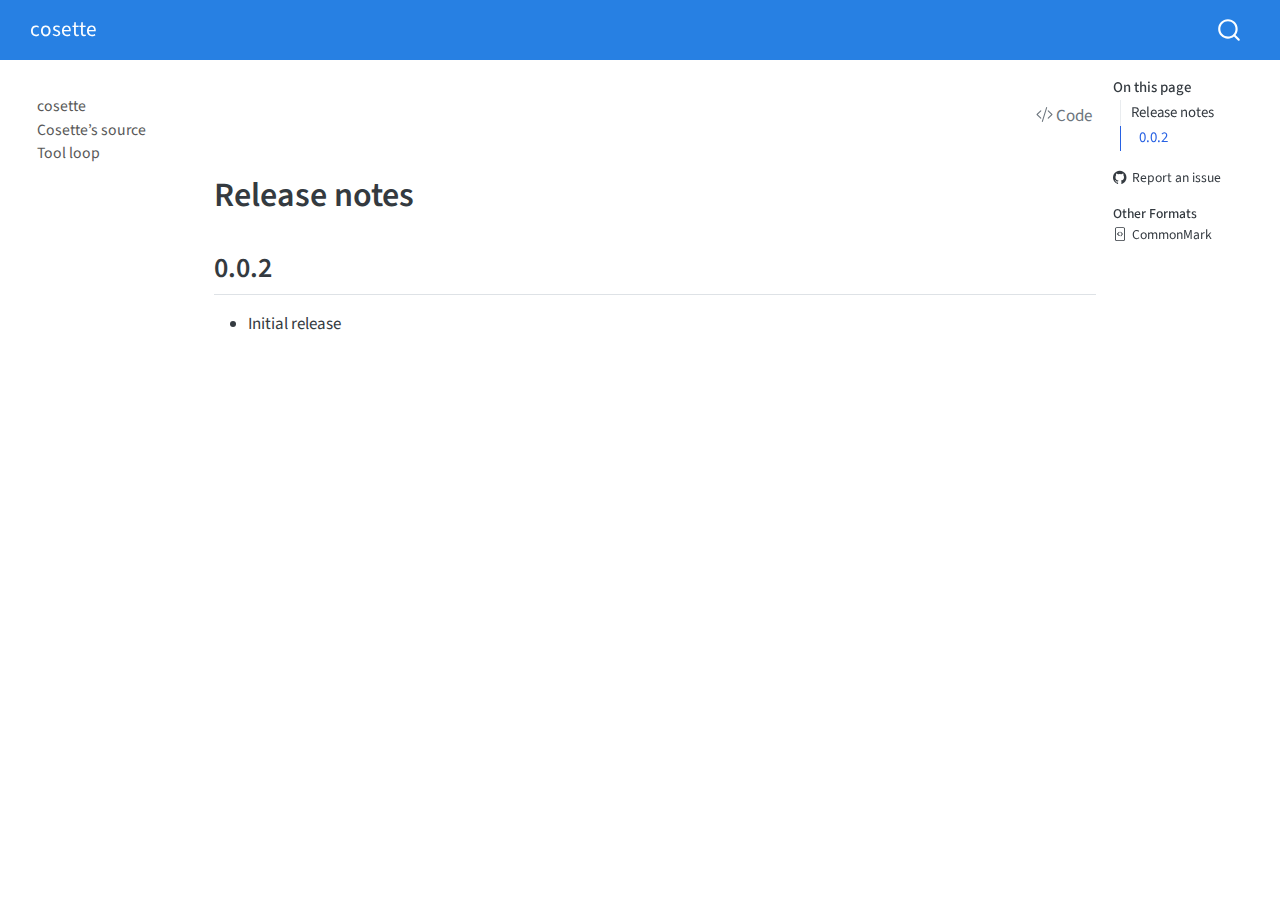
<file: CHANGELOG.html>
<!DOCTYPE html>
<html xmlns="http://www.w3.org/1999/xhtml" lang="en" xml:lang="en"><head>

<meta charset="utf-8">
<meta name="generator" content="quarto-1.5.56">

<meta name="viewport" content="width=device-width, initial-scale=1.0, user-scalable=yes">


<title>changelog – cosette</title>
<style>
code{white-space: pre-wrap;}
span.smallcaps{font-variant: small-caps;}
div.columns{display: flex; gap: min(4vw, 1.5em);}
div.column{flex: auto; overflow-x: auto;}
div.hanging-indent{margin-left: 1.5em; text-indent: -1.5em;}
ul.task-list{list-style: none;}
ul.task-list li input[type="checkbox"] {
  width: 0.8em;
  margin: 0 0.8em 0.2em -1em; /* quarto-specific, see https://github.com/quarto-dev/quarto-cli/issues/4556 */ 
  vertical-align: middle;
}
/* CSS for syntax highlighting */
pre > code.sourceCode { white-space: pre; position: relative; }
pre > code.sourceCode > span { line-height: 1.25; }
pre > code.sourceCode > span:empty { height: 1.2em; }
.sourceCode { overflow: visible; }
code.sourceCode > span { color: inherit; text-decoration: inherit; }
div.sourceCode { margin: 1em 0; }
pre.sourceCode { margin: 0; }
@media screen {
div.sourceCode { overflow: auto; }
}
@media print {
pre > code.sourceCode { white-space: pre-wrap; }
pre > code.sourceCode > span { display: inline-block; text-indent: -5em; padding-left: 5em; }
}
pre.numberSource code
  { counter-reset: source-line 0; }
pre.numberSource code > span
  { position: relative; left: -4em; counter-increment: source-line; }
pre.numberSource code > span > a:first-child::before
  { content: counter(source-line);
    position: relative; left: -1em; text-align: right; vertical-align: baseline;
    border: none; display: inline-block;
    -webkit-touch-callout: none; -webkit-user-select: none;
    -khtml-user-select: none; -moz-user-select: none;
    -ms-user-select: none; user-select: none;
    padding: 0 4px; width: 4em;
  }
pre.numberSource { margin-left: 3em;  padding-left: 4px; }
div.sourceCode
  {   }
@media screen {
pre > code.sourceCode > span > a:first-child::before { text-decoration: underline; }
}
</style>


<script src="site_libs/quarto-nav/quarto-nav.js"></script>
<script src="site_libs/quarto-nav/headroom.min.js"></script>
<script src="site_libs/clipboard/clipboard.min.js"></script>
<script src="site_libs/quarto-search/autocomplete.umd.js"></script>
<script src="site_libs/quarto-search/fuse.min.js"></script>
<script src="site_libs/quarto-search/quarto-search.js"></script>
<meta name="quarto:offset" content="./">
<script src="site_libs/quarto-html/quarto.js"></script>
<script src="site_libs/quarto-html/popper.min.js"></script>
<script src="site_libs/quarto-html/tippy.umd.min.js"></script>
<script src="site_libs/quarto-html/anchor.min.js"></script>
<link href="site_libs/quarto-html/tippy.css" rel="stylesheet">
<link href="site_libs/quarto-html/quarto-syntax-highlighting.css" rel="stylesheet" id="quarto-text-highlighting-styles">
<script src="site_libs/bootstrap/bootstrap.min.js"></script>
<link href="site_libs/bootstrap/bootstrap-icons.css" rel="stylesheet">
<link href="site_libs/bootstrap/bootstrap.min.css" rel="stylesheet" id="quarto-bootstrap" data-mode="light">
<script id="quarto-search-options" type="application/json">{
  "location": "navbar",
  "copy-button": false,
  "collapse-after": 3,
  "panel-placement": "end",
  "type": "overlay",
  "limit": 50,
  "keyboard-shortcut": [
    "f",
    "/",
    "s"
  ],
  "show-item-context": false,
  "language": {
    "search-no-results-text": "No results",
    "search-matching-documents-text": "matching documents",
    "search-copy-link-title": "Copy link to search",
    "search-hide-matches-text": "Hide additional matches",
    "search-more-match-text": "more match in this document",
    "search-more-matches-text": "more matches in this document",
    "search-clear-button-title": "Clear",
    "search-text-placeholder": "",
    "search-detached-cancel-button-title": "Cancel",
    "search-submit-button-title": "Submit",
    "search-label": "Search"
  }
}</script>


<link rel="stylesheet" href="styles.css">
<meta property="og:title" content="cosette">
<meta property="og:site_name" content="cosette">
<meta name="twitter:title" content="cosette">
<meta name="twitter:card" content="summary">
</head>

<body class="nav-sidebar floating nav-fixed">

<div id="quarto-search-results"></div>
  <header id="quarto-header" class="headroom fixed-top">
    <nav class="navbar navbar-expand-lg " data-bs-theme="dark">
      <div class="navbar-container container-fluid">
      <div class="navbar-brand-container mx-auto">
    <a class="navbar-brand" href="./index.html">
    <span class="navbar-title">cosette</span>
    </a>
  </div>
        <div class="quarto-navbar-tools tools-end">
</div>
          <div id="quarto-search" class="" title="Search"></div>
      </div> <!-- /container-fluid -->
    </nav>
  <nav class="quarto-secondary-nav">
    <div class="container-fluid d-flex">
      <button type="button" class="quarto-btn-toggle btn" data-bs-toggle="collapse" role="button" data-bs-target=".quarto-sidebar-collapse-item" aria-controls="quarto-sidebar" aria-expanded="false" aria-label="Toggle sidebar navigation" onclick="if (window.quartoToggleHeadroom) { window.quartoToggleHeadroom(); }">
        <i class="bi bi-layout-text-sidebar-reverse"></i>
      </button>
        <nav class="quarto-page-breadcrumbs" aria-label="breadcrumb"><ol class="breadcrumb"></ol></nav>
        <a class="flex-grow-1" role="navigation" data-bs-toggle="collapse" data-bs-target=".quarto-sidebar-collapse-item" aria-controls="quarto-sidebar" aria-expanded="false" aria-label="Toggle sidebar navigation" onclick="if (window.quartoToggleHeadroom) { window.quartoToggleHeadroom(); }">      
        </a>
    </div>
  </nav>
</header>
<!-- content -->
<div id="quarto-content" class="quarto-container page-columns page-rows-contents page-layout-article page-navbar">
<!-- sidebar -->
  <nav id="quarto-sidebar" class="sidebar collapse collapse-horizontal quarto-sidebar-collapse-item sidebar-navigation floating overflow-auto">
    <div class="sidebar-menu-container"> 
    <ul class="list-unstyled mt-1">
        <li class="sidebar-item">
  <div class="sidebar-item-container"> 
  <a href="./index.html" class="sidebar-item-text sidebar-link">
 <span class="menu-text">cosette</span></a>
  </div>
</li>
        <li class="sidebar-item">
  <div class="sidebar-item-container"> 
  <a href="./core.html" class="sidebar-item-text sidebar-link">
 <span class="menu-text">Cosette’s source</span></a>
  </div>
</li>
        <li class="sidebar-item">
  <div class="sidebar-item-container"> 
  <a href="./toolloop.html" class="sidebar-item-text sidebar-link">
 <span class="menu-text">Tool loop</span></a>
  </div>
</li>
    </ul>
    </div>
</nav>
<div id="quarto-sidebar-glass" class="quarto-sidebar-collapse-item" data-bs-toggle="collapse" data-bs-target=".quarto-sidebar-collapse-item"></div>
<!-- margin-sidebar -->
    <div id="quarto-margin-sidebar" class="sidebar margin-sidebar">
        <nav id="TOC" role="doc-toc" class="toc-active">
    <h2 id="toc-title">On this page</h2>
   
  <ul>
  <li><a href="#release-notes" id="toc-release-notes" class="nav-link active" data-scroll-target="#release-notes">Release notes</a>
  <ul class="collapse">
  <li><a href="#section" id="toc-section" class="nav-link" data-scroll-target="#section">0.0.2</a></li>
  </ul></li>
  </ul>
<div class="toc-actions"><ul><li><a href="https://github.com/AnswerDotAI/cosette/issues/new" class="toc-action"><i class="bi bi-github"></i>Report an issue</a></li></ul></div><div class="quarto-alternate-formats"><h2>Other Formats</h2><ul><li><a href="CHANGELOG-commonmark.md"><i class="bi bi-file-code"></i>CommonMark</a></li></ul></div></nav>
    </div>
<!-- main -->
<main class="content" id="quarto-document-content"><div class="quarto-title-block"><div class="quarto-title-tools-only"><h1></h1><button type="button" class="btn code-tools-button" id="quarto-code-tools-source"><i class="bi"></i> Code</button></div></div>




<section id="release-notes" class="level1">
<h1>Release notes</h1>
<!-- do not remove -->
<section id="section" class="level2">
<h2 class="anchored" data-anchor-id="section">0.0.2</h2>
<ul>
<li>Initial release</li>
</ul>


<!-- -->

</section>
</section>

</main> <!-- /main -->
<script id="quarto-html-after-body" type="application/javascript">
window.document.addEventListener("DOMContentLoaded", function (event) {
  const toggleBodyColorMode = (bsSheetEl) => {
    const mode = bsSheetEl.getAttribute("data-mode");
    const bodyEl = window.document.querySelector("body");
    if (mode === "dark") {
      bodyEl.classList.add("quarto-dark");
      bodyEl.classList.remove("quarto-light");
    } else {
      bodyEl.classList.add("quarto-light");
      bodyEl.classList.remove("quarto-dark");
    }
  }
  const toggleBodyColorPrimary = () => {
    const bsSheetEl = window.document.querySelector("link#quarto-bootstrap");
    if (bsSheetEl) {
      toggleBodyColorMode(bsSheetEl);
    }
  }
  toggleBodyColorPrimary();  
  const icon = "";
  const anchorJS = new window.AnchorJS();
  anchorJS.options = {
    placement: 'right',
    icon: icon
  };
  anchorJS.add('.anchored');
  const isCodeAnnotation = (el) => {
    for (const clz of el.classList) {
      if (clz.startsWith('code-annotation-')) {                     
        return true;
      }
    }
    return false;
  }
  const onCopySuccess = function(e) {
    // button target
    const button = e.trigger;
    // don't keep focus
    button.blur();
    // flash "checked"
    button.classList.add('code-copy-button-checked');
    var currentTitle = button.getAttribute("title");
    button.setAttribute("title", "Copied!");
    let tooltip;
    if (window.bootstrap) {
      button.setAttribute("data-bs-toggle", "tooltip");
      button.setAttribute("data-bs-placement", "left");
      button.setAttribute("data-bs-title", "Copied!");
      tooltip = new bootstrap.Tooltip(button, 
        { trigger: "manual", 
          customClass: "code-copy-button-tooltip",
          offset: [0, -8]});
      tooltip.show();    
    }
    setTimeout(function() {
      if (tooltip) {
        tooltip.hide();
        button.removeAttribute("data-bs-title");
        button.removeAttribute("data-bs-toggle");
        button.removeAttribute("data-bs-placement");
      }
      button.setAttribute("title", currentTitle);
      button.classList.remove('code-copy-button-checked');
    }, 1000);
    // clear code selection
    e.clearSelection();
  }
  const getTextToCopy = function(trigger) {
      const codeEl = trigger.previousElementSibling.cloneNode(true);
      for (const childEl of codeEl.children) {
        if (isCodeAnnotation(childEl)) {
          childEl.remove();
        }
      }
      return codeEl.innerText;
  }
  const clipboard = new window.ClipboardJS('.code-copy-button:not([data-in-quarto-modal])', {
    text: getTextToCopy
  });
  clipboard.on('success', onCopySuccess);
  if (window.document.getElementById('quarto-embedded-source-code-modal')) {
    // For code content inside modals, clipBoardJS needs to be initialized with a container option
    // TODO: Check when it could be a function (https://github.com/zenorocha/clipboard.js/issues/860)
    const clipboardModal = new window.ClipboardJS('.code-copy-button[data-in-quarto-modal]', {
      text: getTextToCopy,
      container: window.document.getElementById('quarto-embedded-source-code-modal')
    });
    clipboardModal.on('success', onCopySuccess);
  }
  const viewSource = window.document.getElementById('quarto-view-source') ||
                     window.document.getElementById('quarto-code-tools-source');
  if (viewSource) {
    const sourceUrl = viewSource.getAttribute("data-quarto-source-url");
    viewSource.addEventListener("click", function(e) {
      if (sourceUrl) {
        // rstudio viewer pane
        if (/\bcapabilities=\b/.test(window.location)) {
          window.open(sourceUrl);
        } else {
          window.location.href = sourceUrl;
        }
      } else {
        const modal = new bootstrap.Modal(document.getElementById('quarto-embedded-source-code-modal'));
        modal.show();
      }
      return false;
    });
  }
  function toggleCodeHandler(show) {
    return function(e) {
      const detailsSrc = window.document.querySelectorAll(".cell > details > .sourceCode");
      for (let i=0; i<detailsSrc.length; i++) {
        const details = detailsSrc[i].parentElement;
        if (show) {
          details.open = true;
        } else {
          details.removeAttribute("open");
        }
      }
      const cellCodeDivs = window.document.querySelectorAll(".cell > .sourceCode");
      const fromCls = show ? "hidden" : "unhidden";
      const toCls = show ? "unhidden" : "hidden";
      for (let i=0; i<cellCodeDivs.length; i++) {
        const codeDiv = cellCodeDivs[i];
        if (codeDiv.classList.contains(fromCls)) {
          codeDiv.classList.remove(fromCls);
          codeDiv.classList.add(toCls);
        } 
      }
      return false;
    }
  }
  const hideAllCode = window.document.getElementById("quarto-hide-all-code");
  if (hideAllCode) {
    hideAllCode.addEventListener("click", toggleCodeHandler(false));
  }
  const showAllCode = window.document.getElementById("quarto-show-all-code");
  if (showAllCode) {
    showAllCode.addEventListener("click", toggleCodeHandler(true));
  }
    var localhostRegex = new RegExp(/^(?:http|https):\/\/localhost\:?[0-9]*\//);
    var mailtoRegex = new RegExp(/^mailto:/);
      var filterRegex = new RegExp("https:\/\/AnswerDotAI\.github\.io\/cosette");
    var isInternal = (href) => {
        return filterRegex.test(href) || localhostRegex.test(href) || mailtoRegex.test(href);
    }
    // Inspect non-navigation links and adorn them if external
 	var links = window.document.querySelectorAll('a[href]:not(.nav-link):not(.navbar-brand):not(.toc-action):not(.sidebar-link):not(.sidebar-item-toggle):not(.pagination-link):not(.no-external):not([aria-hidden]):not(.dropdown-item):not(.quarto-navigation-tool):not(.about-link)');
    for (var i=0; i<links.length; i++) {
      const link = links[i];
      if (!isInternal(link.href)) {
        // undo the damage that might have been done by quarto-nav.js in the case of
        // links that we want to consider external
        if (link.dataset.originalHref !== undefined) {
          link.href = link.dataset.originalHref;
        }
      }
    }
  function tippyHover(el, contentFn, onTriggerFn, onUntriggerFn) {
    const config = {
      allowHTML: true,
      maxWidth: 500,
      delay: 100,
      arrow: false,
      appendTo: function(el) {
          return el.parentElement;
      },
      interactive: true,
      interactiveBorder: 10,
      theme: 'quarto',
      placement: 'bottom-start',
    };
    if (contentFn) {
      config.content = contentFn;
    }
    if (onTriggerFn) {
      config.onTrigger = onTriggerFn;
    }
    if (onUntriggerFn) {
      config.onUntrigger = onUntriggerFn;
    }
    window.tippy(el, config); 
  }
  const noterefs = window.document.querySelectorAll('a[role="doc-noteref"]');
  for (var i=0; i<noterefs.length; i++) {
    const ref = noterefs[i];
    tippyHover(ref, function() {
      // use id or data attribute instead here
      let href = ref.getAttribute('data-footnote-href') || ref.getAttribute('href');
      try { href = new URL(href).hash; } catch {}
      const id = href.replace(/^#\/?/, "");
      const note = window.document.getElementById(id);
      if (note) {
        return note.innerHTML;
      } else {
        return "";
      }
    });
  }
  const xrefs = window.document.querySelectorAll('a.quarto-xref');
  const processXRef = (id, note) => {
    // Strip column container classes
    const stripColumnClz = (el) => {
      el.classList.remove("page-full", "page-columns");
      if (el.children) {
        for (const child of el.children) {
          stripColumnClz(child);
        }
      }
    }
    stripColumnClz(note)
    if (id === null || id.startsWith('sec-')) {
      // Special case sections, only their first couple elements
      const container = document.createElement("div");
      if (note.children && note.children.length > 2) {
        container.appendChild(note.children[0].cloneNode(true));
        for (let i = 1; i < note.children.length; i++) {
          const child = note.children[i];
          if (child.tagName === "P" && child.innerText === "") {
            continue;
          } else {
            container.appendChild(child.cloneNode(true));
            break;
          }
        }
        if (window.Quarto?.typesetMath) {
          window.Quarto.typesetMath(container);
        }
        return container.innerHTML
      } else {
        if (window.Quarto?.typesetMath) {
          window.Quarto.typesetMath(note);
        }
        return note.innerHTML;
      }
    } else {
      // Remove any anchor links if they are present
      const anchorLink = note.querySelector('a.anchorjs-link');
      if (anchorLink) {
        anchorLink.remove();
      }
      if (window.Quarto?.typesetMath) {
        window.Quarto.typesetMath(note);
      }
      // TODO in 1.5, we should make sure this works without a callout special case
      if (note.classList.contains("callout")) {
        return note.outerHTML;
      } else {
        return note.innerHTML;
      }
    }
  }
  for (var i=0; i<xrefs.length; i++) {
    const xref = xrefs[i];
    tippyHover(xref, undefined, function(instance) {
      instance.disable();
      let url = xref.getAttribute('href');
      let hash = undefined; 
      if (url.startsWith('#')) {
        hash = url;
      } else {
        try { hash = new URL(url).hash; } catch {}
      }
      if (hash) {
        const id = hash.replace(/^#\/?/, "");
        const note = window.document.getElementById(id);
        if (note !== null) {
          try {
            const html = processXRef(id, note.cloneNode(true));
            instance.setContent(html);
          } finally {
            instance.enable();
            instance.show();
          }
        } else {
          // See if we can fetch this
          fetch(url.split('#')[0])
          .then(res => res.text())
          .then(html => {
            const parser = new DOMParser();
            const htmlDoc = parser.parseFromString(html, "text/html");
            const note = htmlDoc.getElementById(id);
            if (note !== null) {
              const html = processXRef(id, note);
              instance.setContent(html);
            } 
          }).finally(() => {
            instance.enable();
            instance.show();
          });
        }
      } else {
        // See if we can fetch a full url (with no hash to target)
        // This is a special case and we should probably do some content thinning / targeting
        fetch(url)
        .then(res => res.text())
        .then(html => {
          const parser = new DOMParser();
          const htmlDoc = parser.parseFromString(html, "text/html");
          const note = htmlDoc.querySelector('main.content');
          if (note !== null) {
            // This should only happen for chapter cross references
            // (since there is no id in the URL)
            // remove the first header
            if (note.children.length > 0 && note.children[0].tagName === "HEADER") {
              note.children[0].remove();
            }
            const html = processXRef(null, note);
            instance.setContent(html);
          } 
        }).finally(() => {
          instance.enable();
          instance.show();
        });
      }
    }, function(instance) {
    });
  }
      let selectedAnnoteEl;
      const selectorForAnnotation = ( cell, annotation) => {
        let cellAttr = 'data-code-cell="' + cell + '"';
        let lineAttr = 'data-code-annotation="' +  annotation + '"';
        const selector = 'span[' + cellAttr + '][' + lineAttr + ']';
        return selector;
      }
      const selectCodeLines = (annoteEl) => {
        const doc = window.document;
        const targetCell = annoteEl.getAttribute("data-target-cell");
        const targetAnnotation = annoteEl.getAttribute("data-target-annotation");
        const annoteSpan = window.document.querySelector(selectorForAnnotation(targetCell, targetAnnotation));
        const lines = annoteSpan.getAttribute("data-code-lines").split(",");
        const lineIds = lines.map((line) => {
          return targetCell + "-" + line;
        })
        let top = null;
        let height = null;
        let parent = null;
        if (lineIds.length > 0) {
            //compute the position of the single el (top and bottom and make a div)
            const el = window.document.getElementById(lineIds[0]);
            top = el.offsetTop;
            height = el.offsetHeight;
            parent = el.parentElement.parentElement;
          if (lineIds.length > 1) {
            const lastEl = window.document.getElementById(lineIds[lineIds.length - 1]);
            const bottom = lastEl.offsetTop + lastEl.offsetHeight;
            height = bottom - top;
          }
          if (top !== null && height !== null && parent !== null) {
            // cook up a div (if necessary) and position it 
            let div = window.document.getElementById("code-annotation-line-highlight");
            if (div === null) {
              div = window.document.createElement("div");
              div.setAttribute("id", "code-annotation-line-highlight");
              div.style.position = 'absolute';
              parent.appendChild(div);
            }
            div.style.top = top - 2 + "px";
            div.style.height = height + 4 + "px";
            div.style.left = 0;
            let gutterDiv = window.document.getElementById("code-annotation-line-highlight-gutter");
            if (gutterDiv === null) {
              gutterDiv = window.document.createElement("div");
              gutterDiv.setAttribute("id", "code-annotation-line-highlight-gutter");
              gutterDiv.style.position = 'absolute';
              const codeCell = window.document.getElementById(targetCell);
              const gutter = codeCell.querySelector('.code-annotation-gutter');
              gutter.appendChild(gutterDiv);
            }
            gutterDiv.style.top = top - 2 + "px";
            gutterDiv.style.height = height + 4 + "px";
          }
          selectedAnnoteEl = annoteEl;
        }
      };
      const unselectCodeLines = () => {
        const elementsIds = ["code-annotation-line-highlight", "code-annotation-line-highlight-gutter"];
        elementsIds.forEach((elId) => {
          const div = window.document.getElementById(elId);
          if (div) {
            div.remove();
          }
        });
        selectedAnnoteEl = undefined;
      };
        // Handle positioning of the toggle
    window.addEventListener(
      "resize",
      throttle(() => {
        elRect = undefined;
        if (selectedAnnoteEl) {
          selectCodeLines(selectedAnnoteEl);
        }
      }, 10)
    );
    function throttle(fn, ms) {
    let throttle = false;
    let timer;
      return (...args) => {
        if(!throttle) { // first call gets through
            fn.apply(this, args);
            throttle = true;
        } else { // all the others get throttled
            if(timer) clearTimeout(timer); // cancel #2
            timer = setTimeout(() => {
              fn.apply(this, args);
              timer = throttle = false;
            }, ms);
        }
      };
    }
      // Attach click handler to the DT
      const annoteDls = window.document.querySelectorAll('dt[data-target-cell]');
      for (const annoteDlNode of annoteDls) {
        annoteDlNode.addEventListener('click', (event) => {
          const clickedEl = event.target;
          if (clickedEl !== selectedAnnoteEl) {
            unselectCodeLines();
            const activeEl = window.document.querySelector('dt[data-target-cell].code-annotation-active');
            if (activeEl) {
              activeEl.classList.remove('code-annotation-active');
            }
            selectCodeLines(clickedEl);
            clickedEl.classList.add('code-annotation-active');
          } else {
            // Unselect the line
            unselectCodeLines();
            clickedEl.classList.remove('code-annotation-active');
          }
        });
      }
  const findCites = (el) => {
    const parentEl = el.parentElement;
    if (parentEl) {
      const cites = parentEl.dataset.cites;
      if (cites) {
        return {
          el,
          cites: cites.split(' ')
        };
      } else {
        return findCites(el.parentElement)
      }
    } else {
      return undefined;
    }
  };
  var bibliorefs = window.document.querySelectorAll('a[role="doc-biblioref"]');
  for (var i=0; i<bibliorefs.length; i++) {
    const ref = bibliorefs[i];
    const citeInfo = findCites(ref);
    if (citeInfo) {
      tippyHover(citeInfo.el, function() {
        var popup = window.document.createElement('div');
        citeInfo.cites.forEach(function(cite) {
          var citeDiv = window.document.createElement('div');
          citeDiv.classList.add('hanging-indent');
          citeDiv.classList.add('csl-entry');
          var biblioDiv = window.document.getElementById('ref-' + cite);
          if (biblioDiv) {
            citeDiv.innerHTML = biblioDiv.innerHTML;
          }
          popup.appendChild(citeDiv);
        });
        return popup.innerHTML;
      });
    }
  }
});
</script><div class="modal fade" id="quarto-embedded-source-code-modal" tabindex="-1" aria-labelledby="quarto-embedded-source-code-modal-label" aria-hidden="true"><div class="modal-dialog modal-dialog-scrollable"><div class="modal-content"><div class="modal-header"><h5 class="modal-title" id="quarto-embedded-source-code-modal-label">Source Code</h5><button class="btn-close" data-bs-dismiss="modal"></button></div><div class="modal-body"><div class="">
<div class="sourceCode" id="cb1" data-shortcodes="false"><pre class="sourceCode markdown code-with-copy"><code class="sourceCode markdown"><span id="cb1-1"><a href="#cb1-1" aria-hidden="true" tabindex="-1"></a><span class="fu"># Release notes</span></span>
<span id="cb1-2"><a href="#cb1-2" aria-hidden="true" tabindex="-1"></a></span>
<span id="cb1-3"><a href="#cb1-3" aria-hidden="true" tabindex="-1"></a><span class="co">&lt;!-- do not remove --&gt;</span></span>
<span id="cb1-4"><a href="#cb1-4" aria-hidden="true" tabindex="-1"></a></span>
<span id="cb1-5"><a href="#cb1-5" aria-hidden="true" tabindex="-1"></a><span class="fu">## 0.0.2</span></span>
<span id="cb1-6"><a href="#cb1-6" aria-hidden="true" tabindex="-1"></a></span>
<span id="cb1-7"><a href="#cb1-7" aria-hidden="true" tabindex="-1"></a><span class="ss">- </span>Initial release</span></code><button title="Copy to Clipboard" class="code-copy-button" data-in-quarto-modal=""><i class="bi"></i></button></pre></div>
</div></div></div></div></div>
</div> <!-- /content -->




<footer class="footer"><div class="nav-footer"><div class="nav-footer-center"><div class="toc-actions d-sm-block d-md-none"><ul><li><a href="https://github.com/AnswerDotAI/cosette/issues/new" class="toc-action"><i class="bi bi-github"></i>Report an issue</a></li></ul></div></div></div></footer></body></html>
</file>
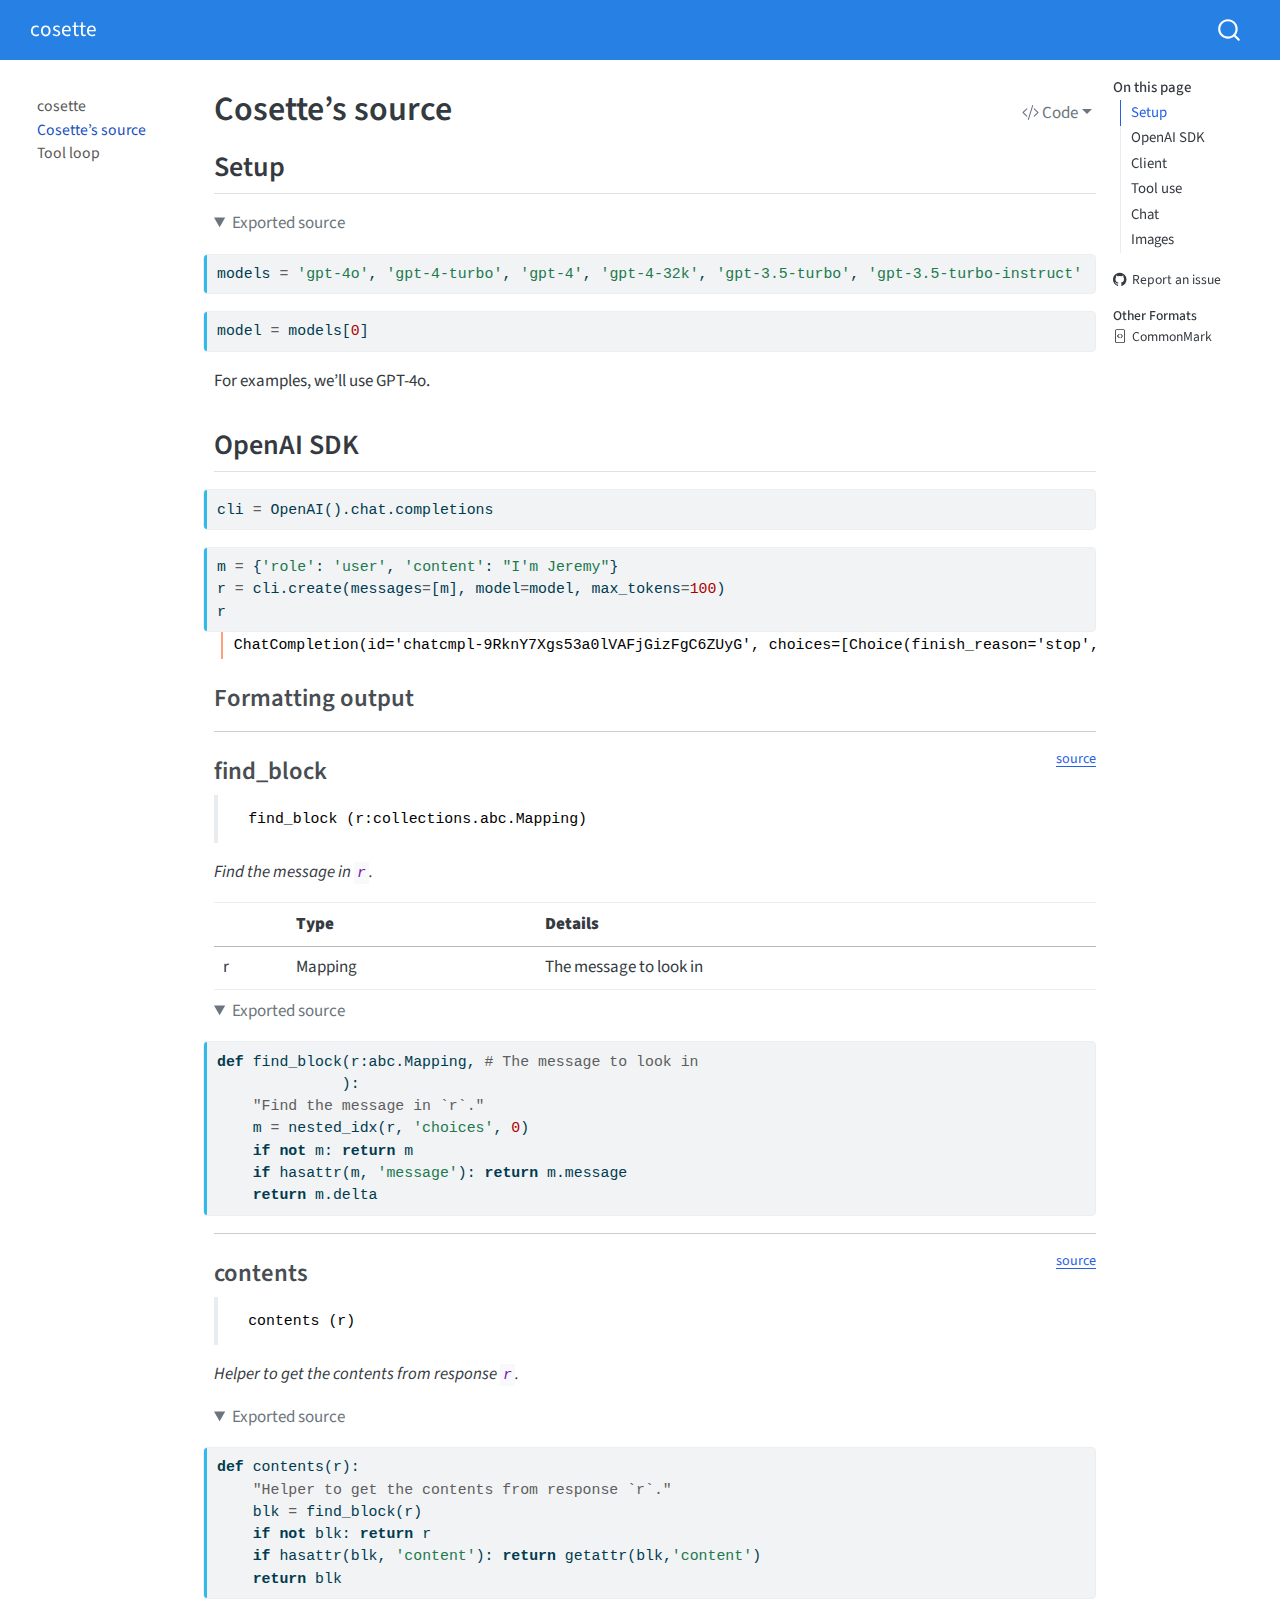
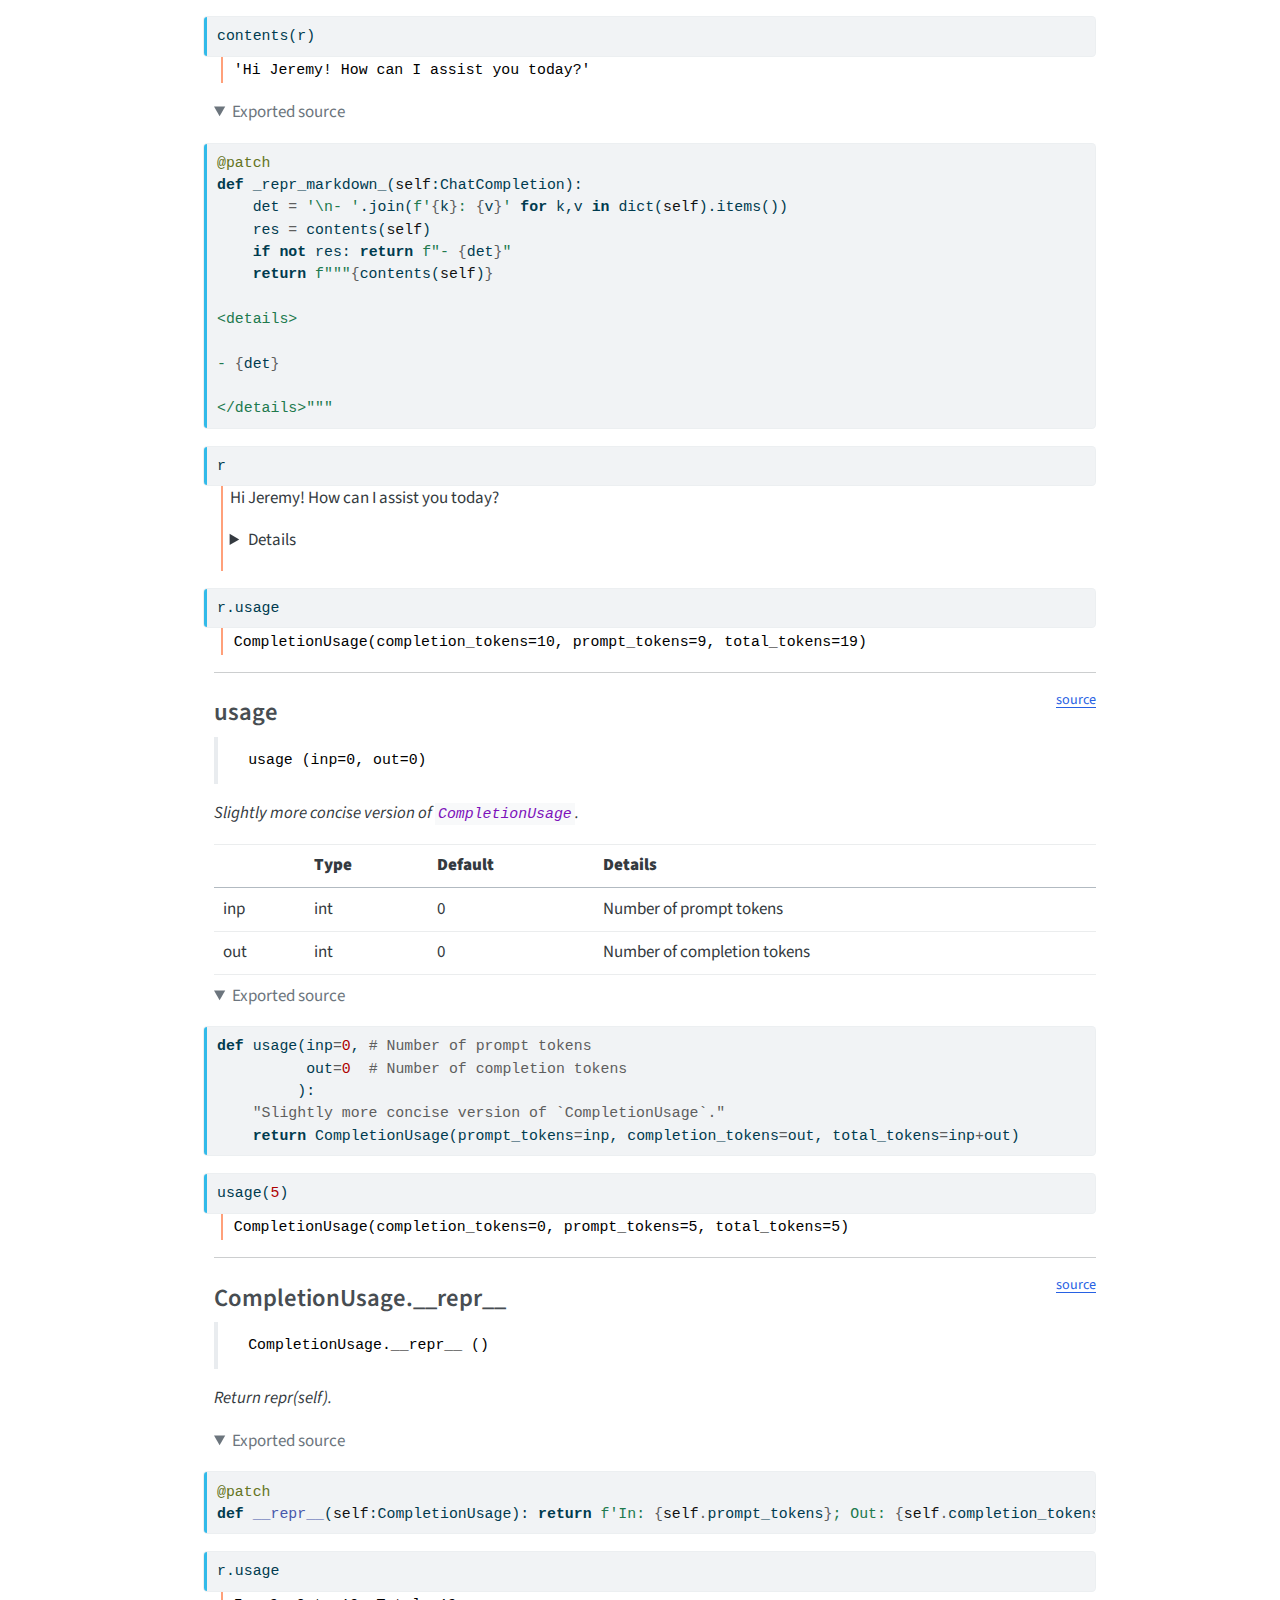
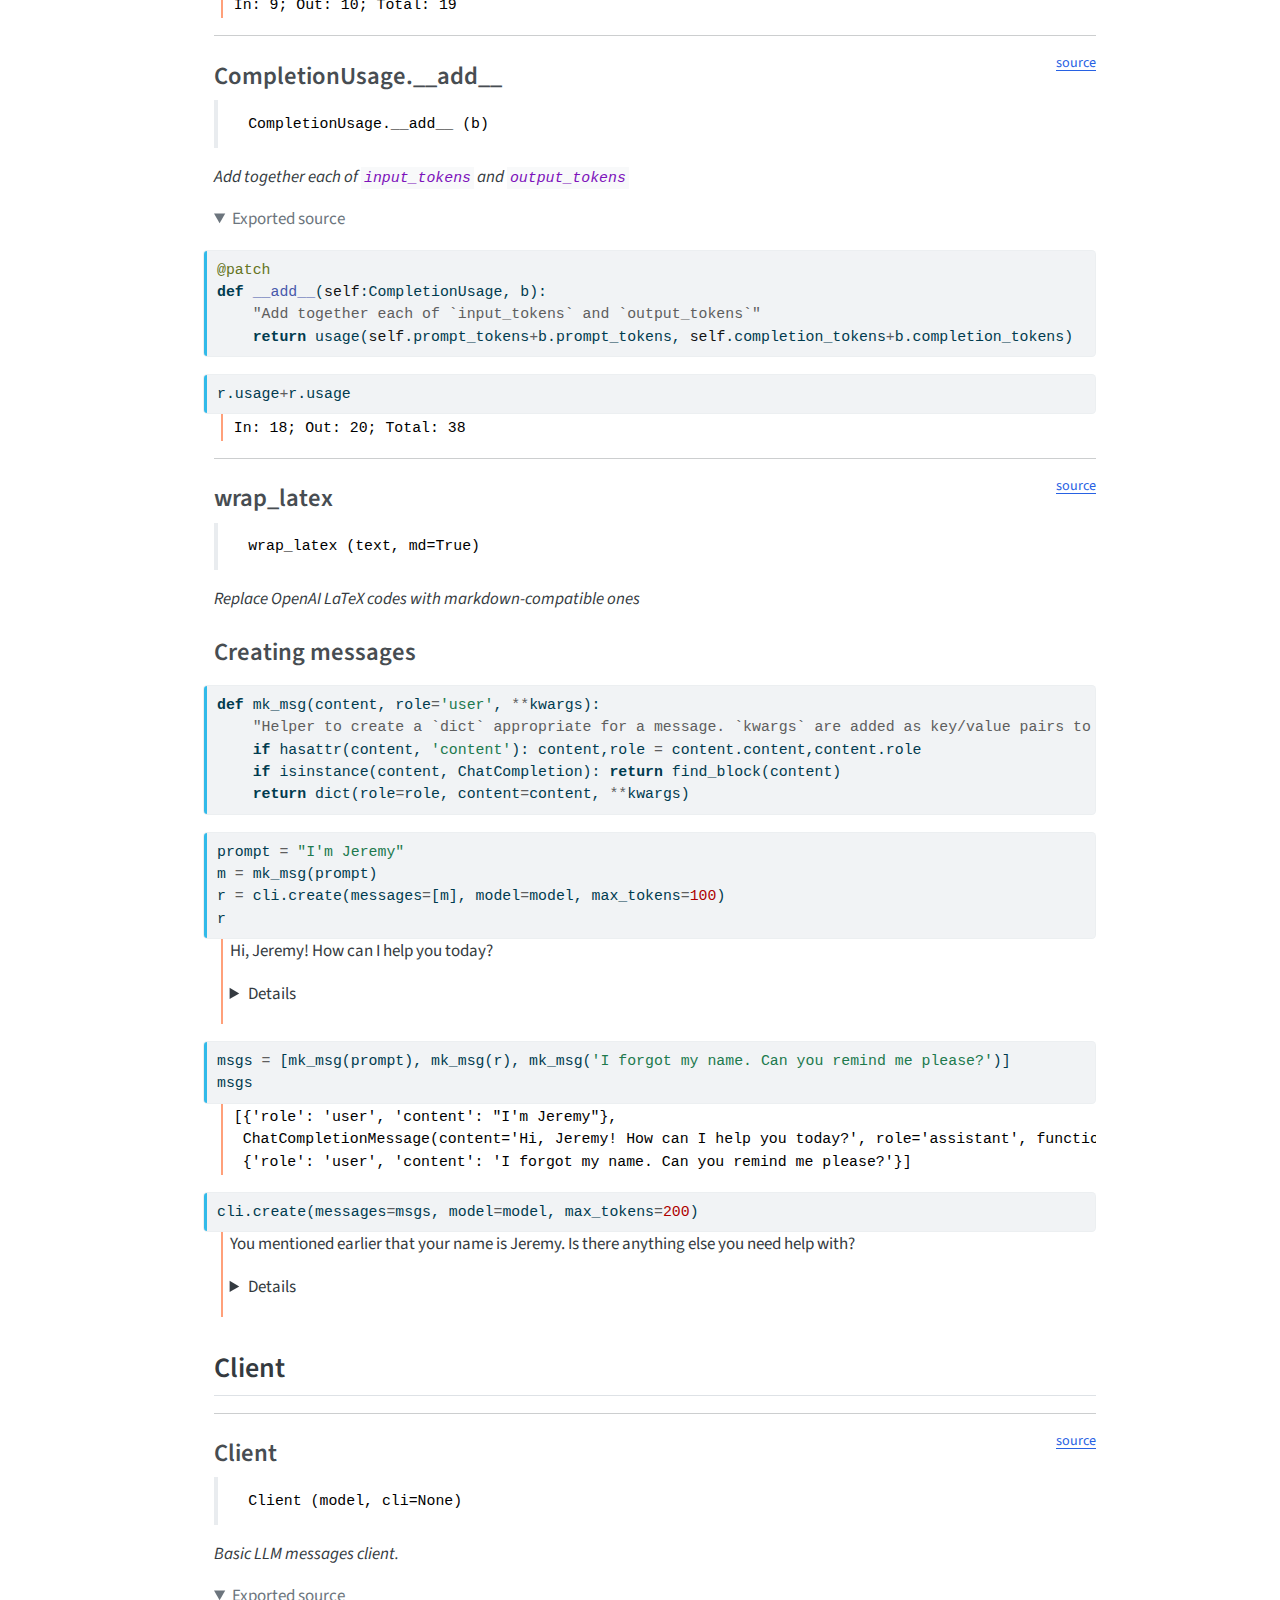
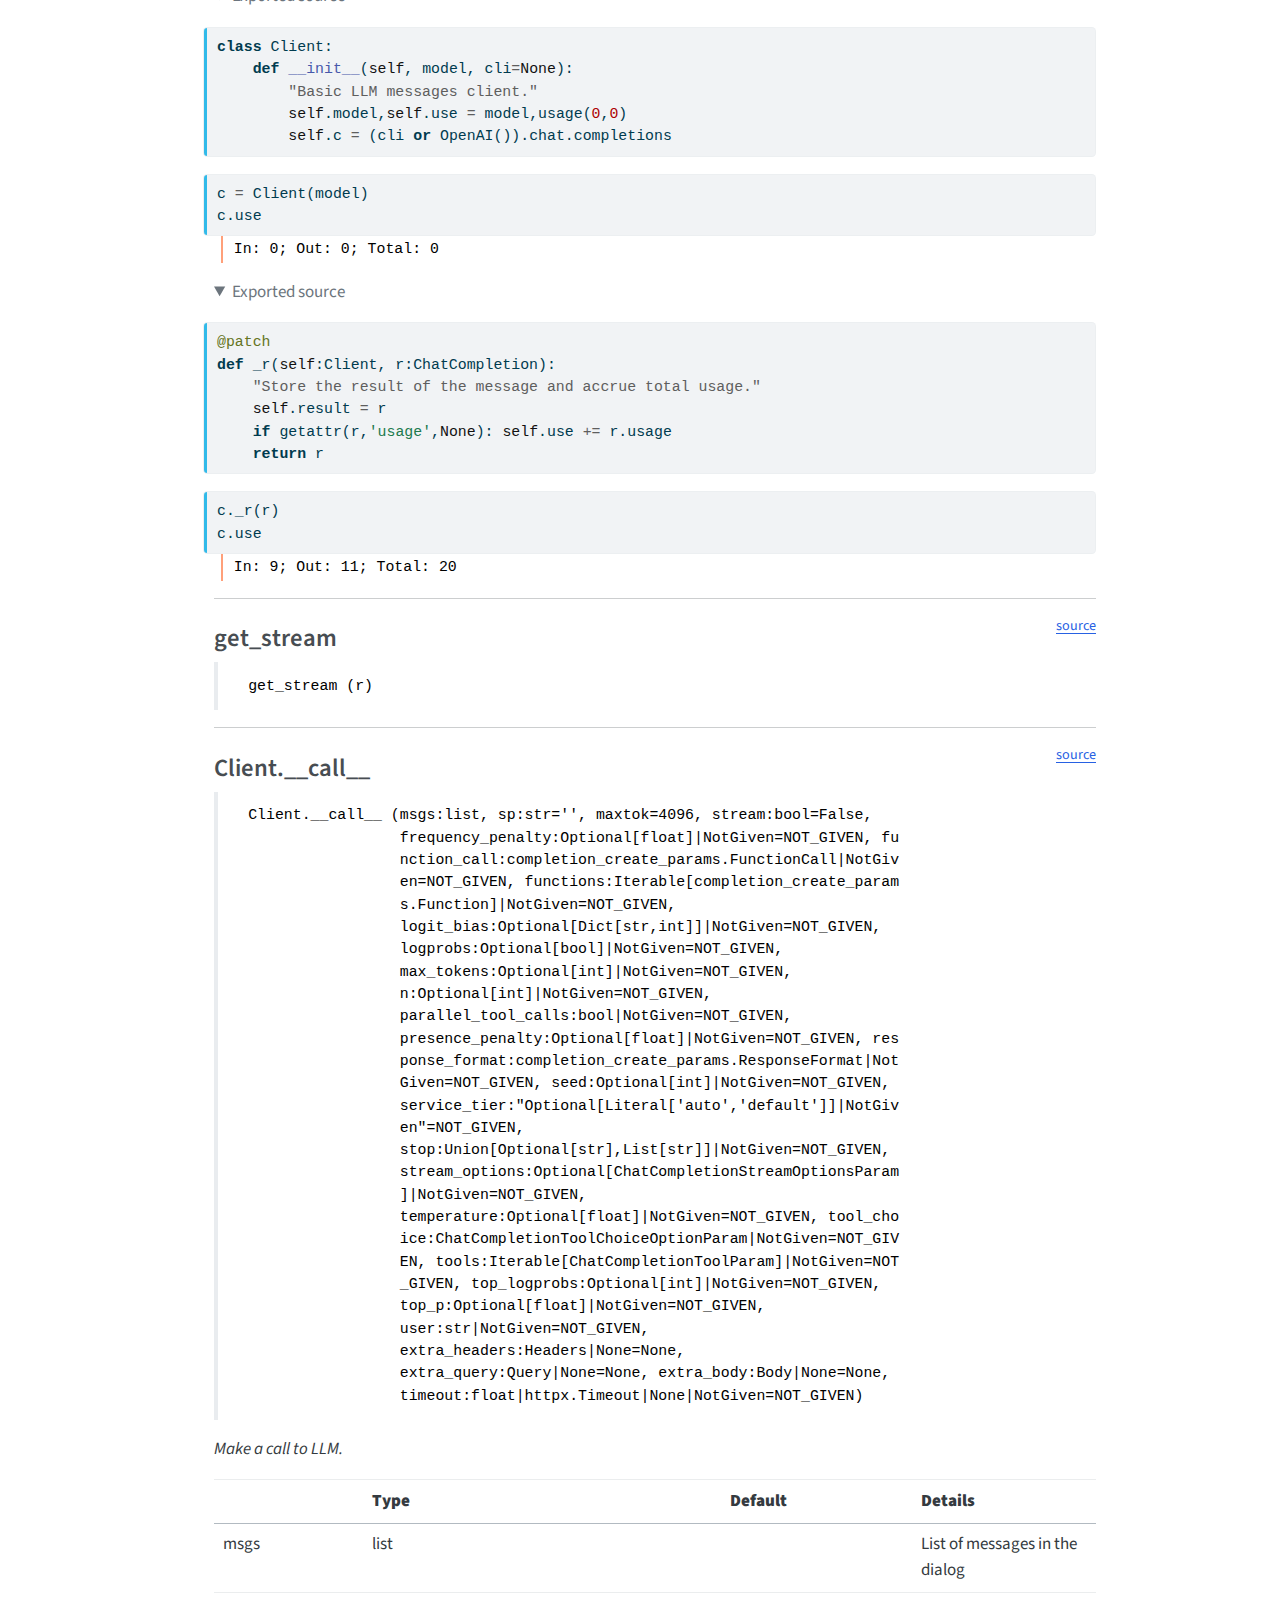
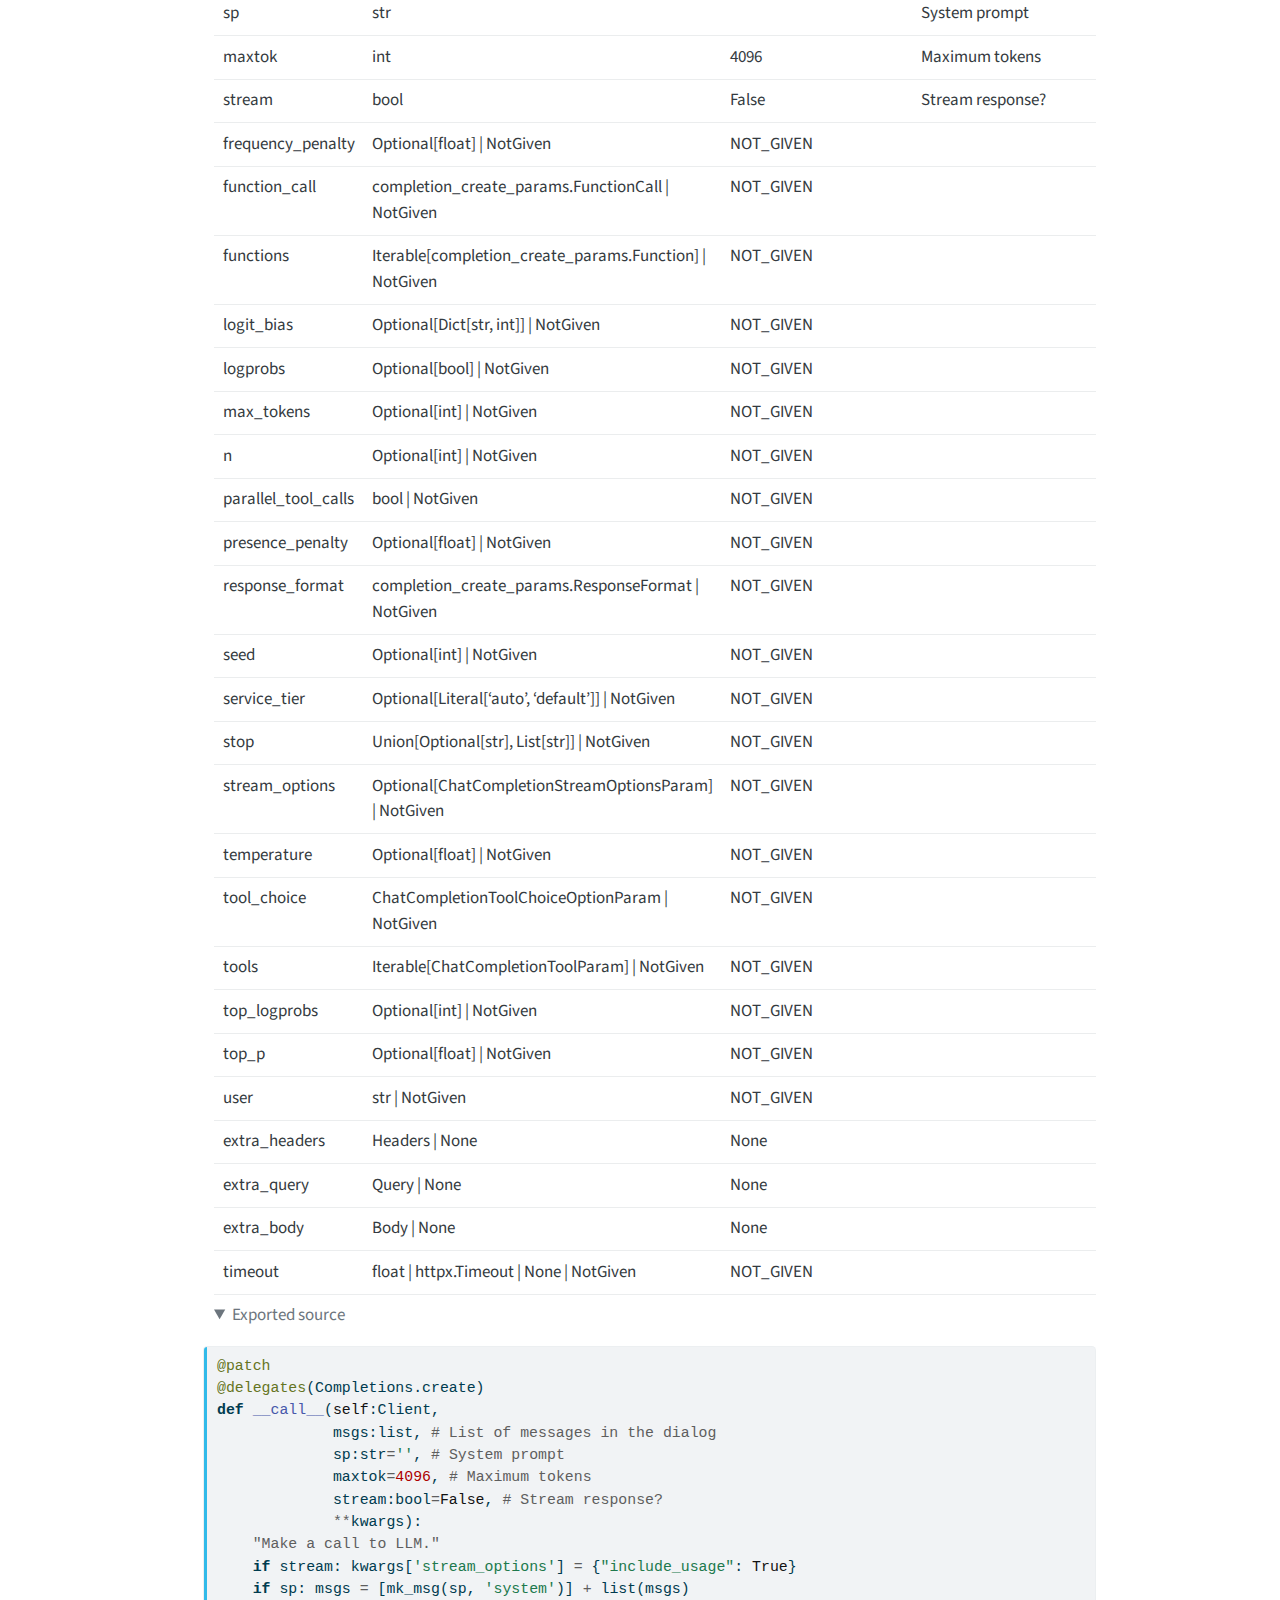
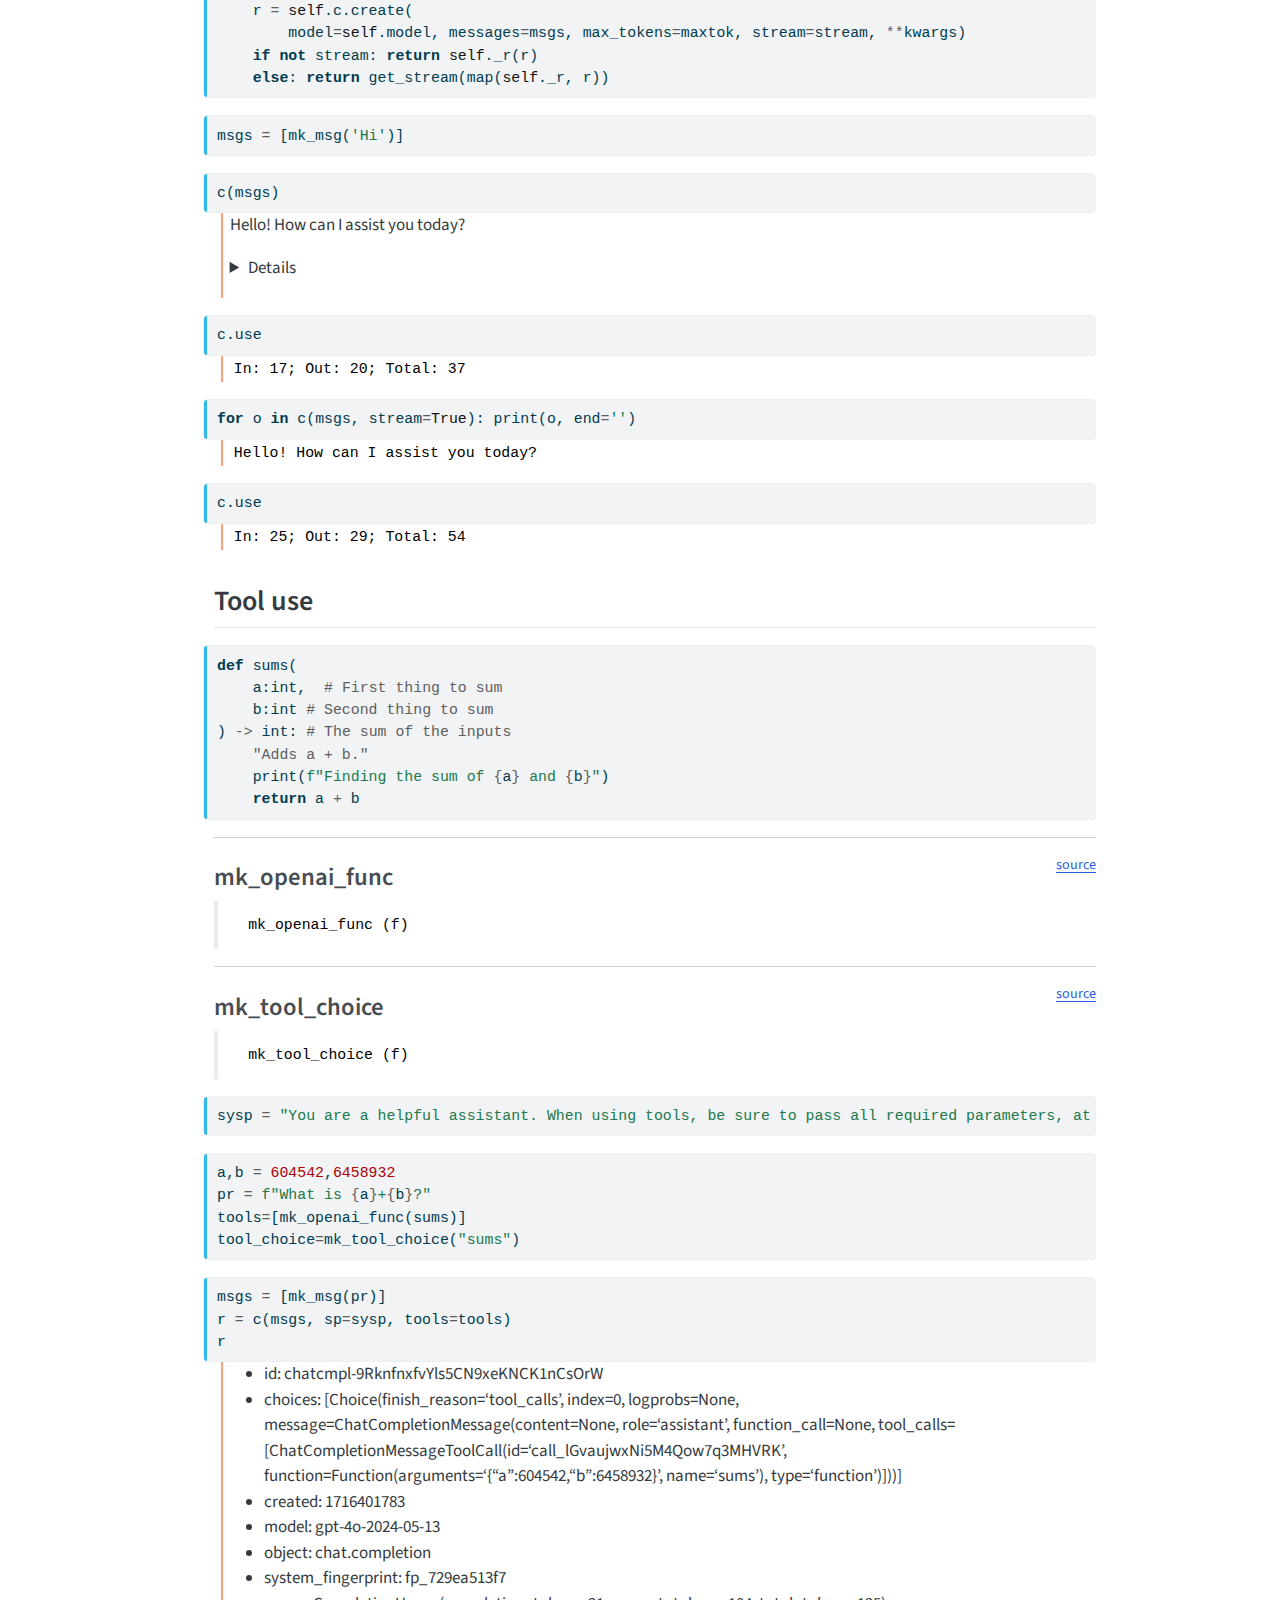
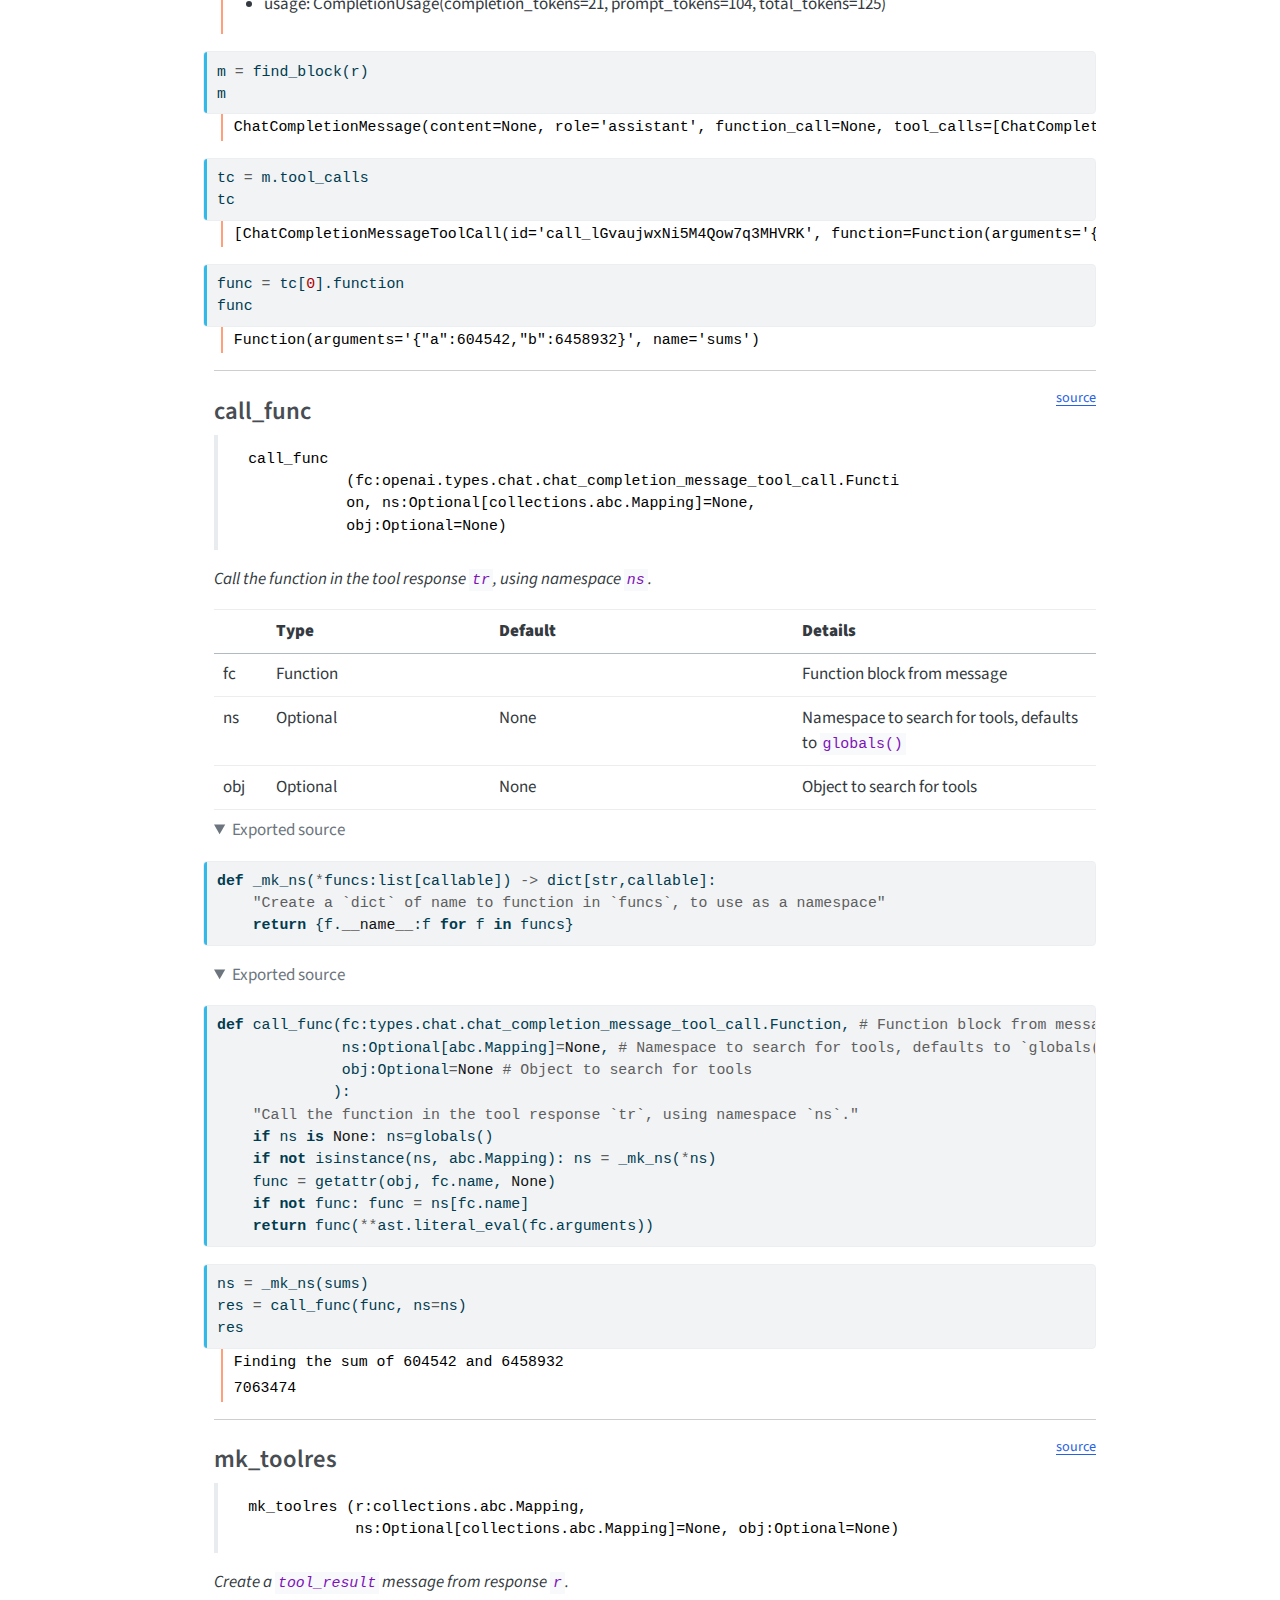
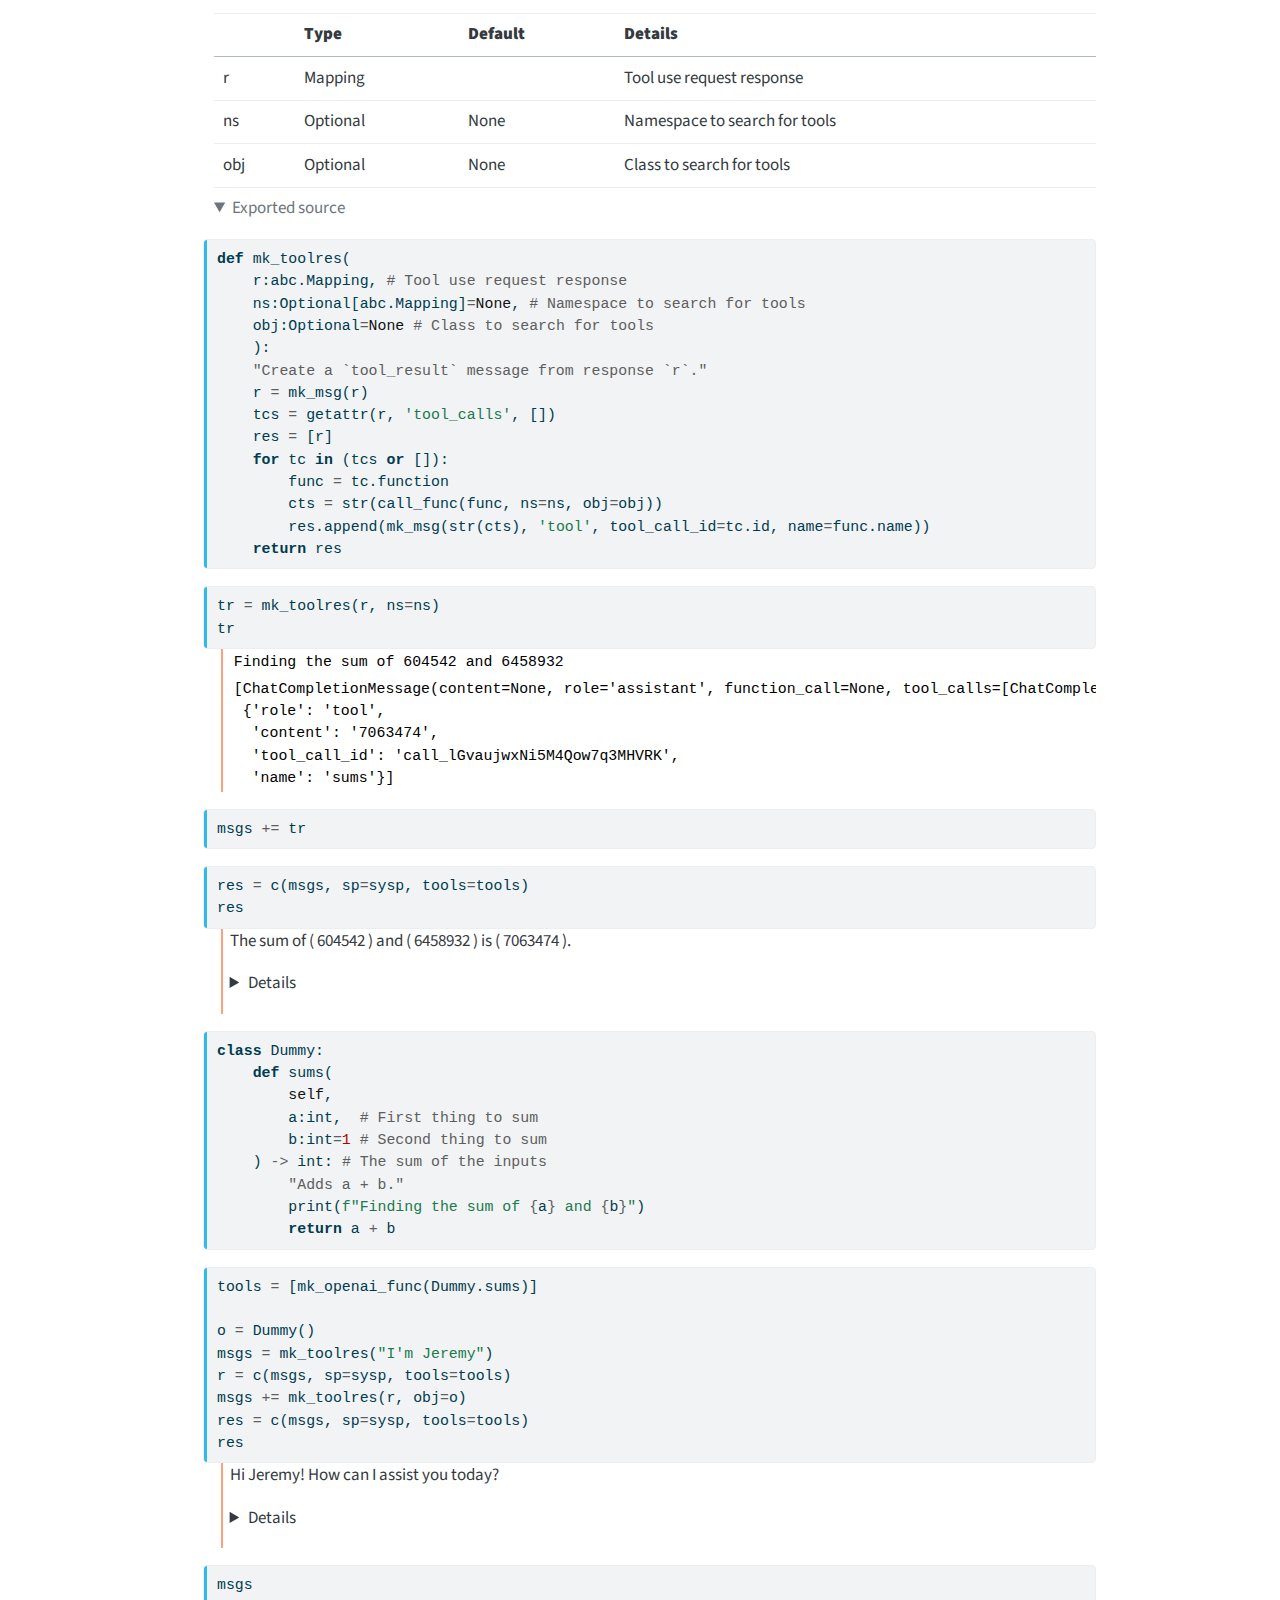
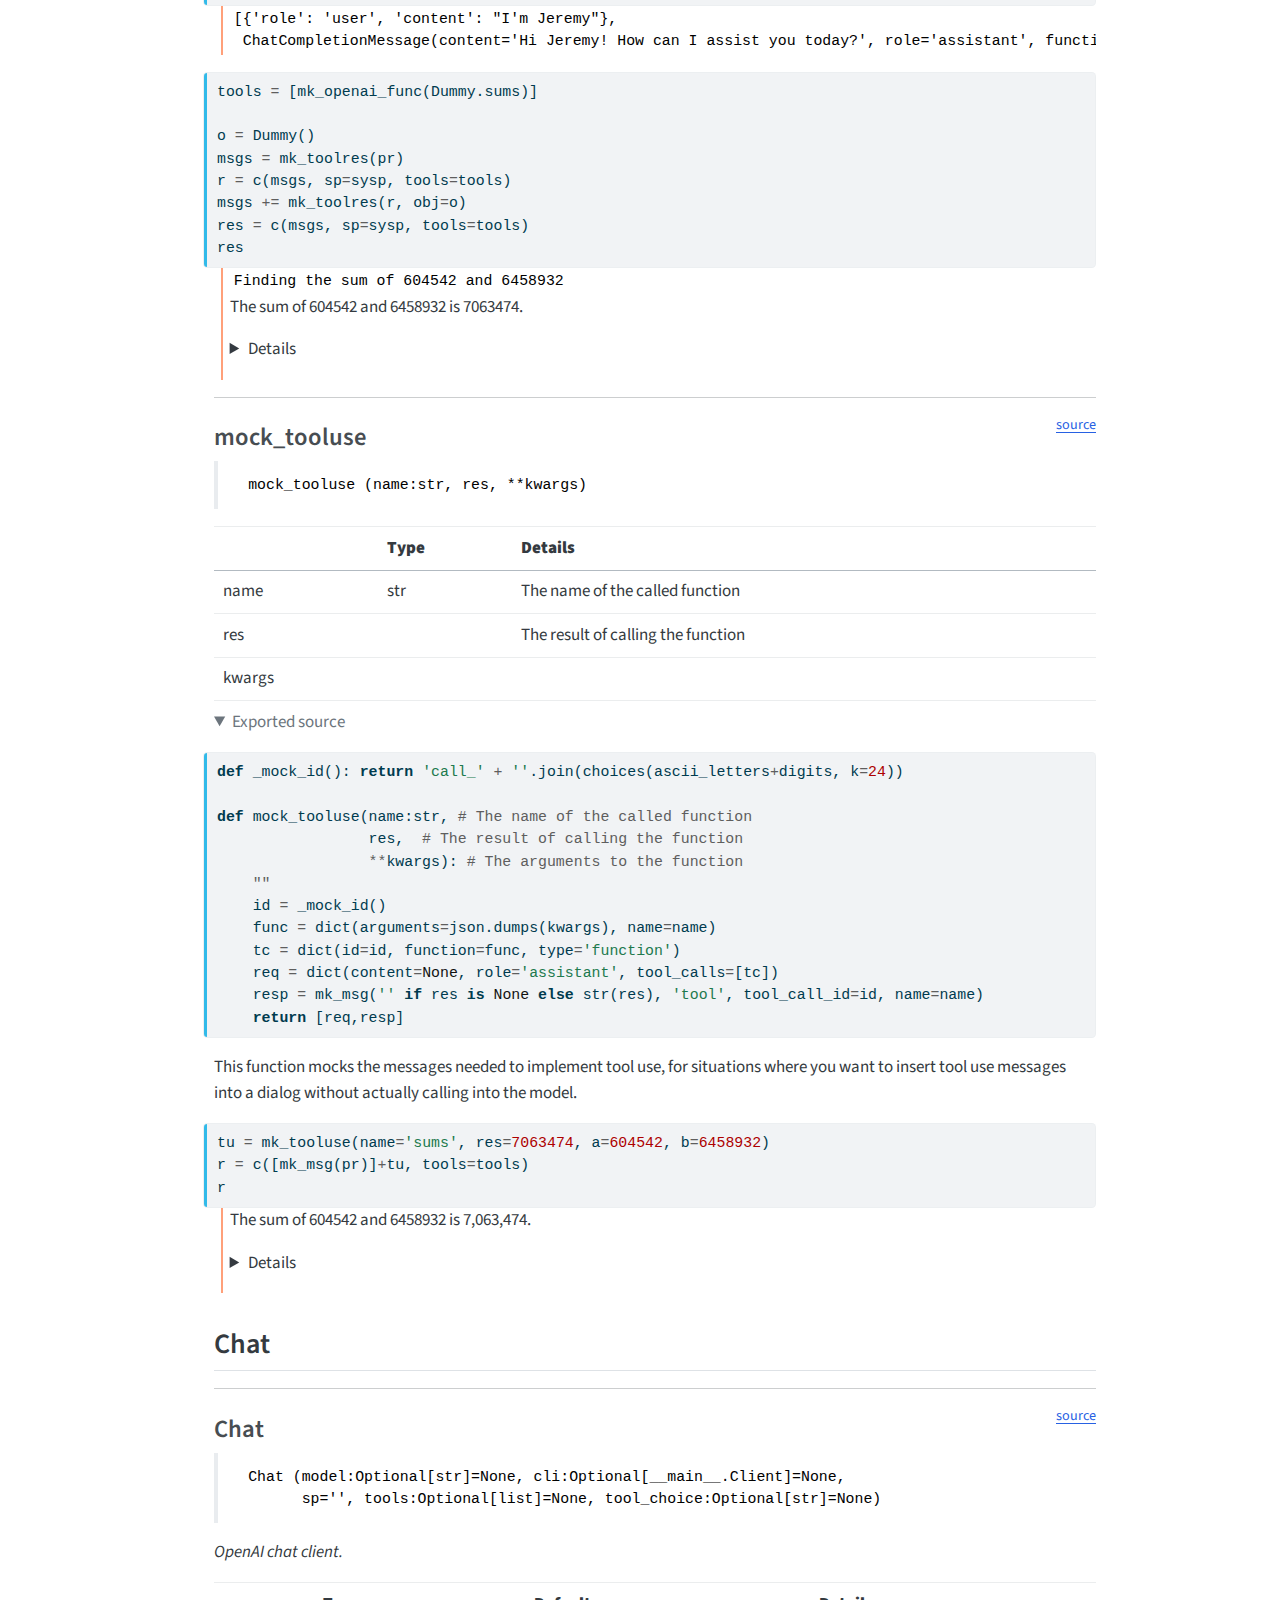
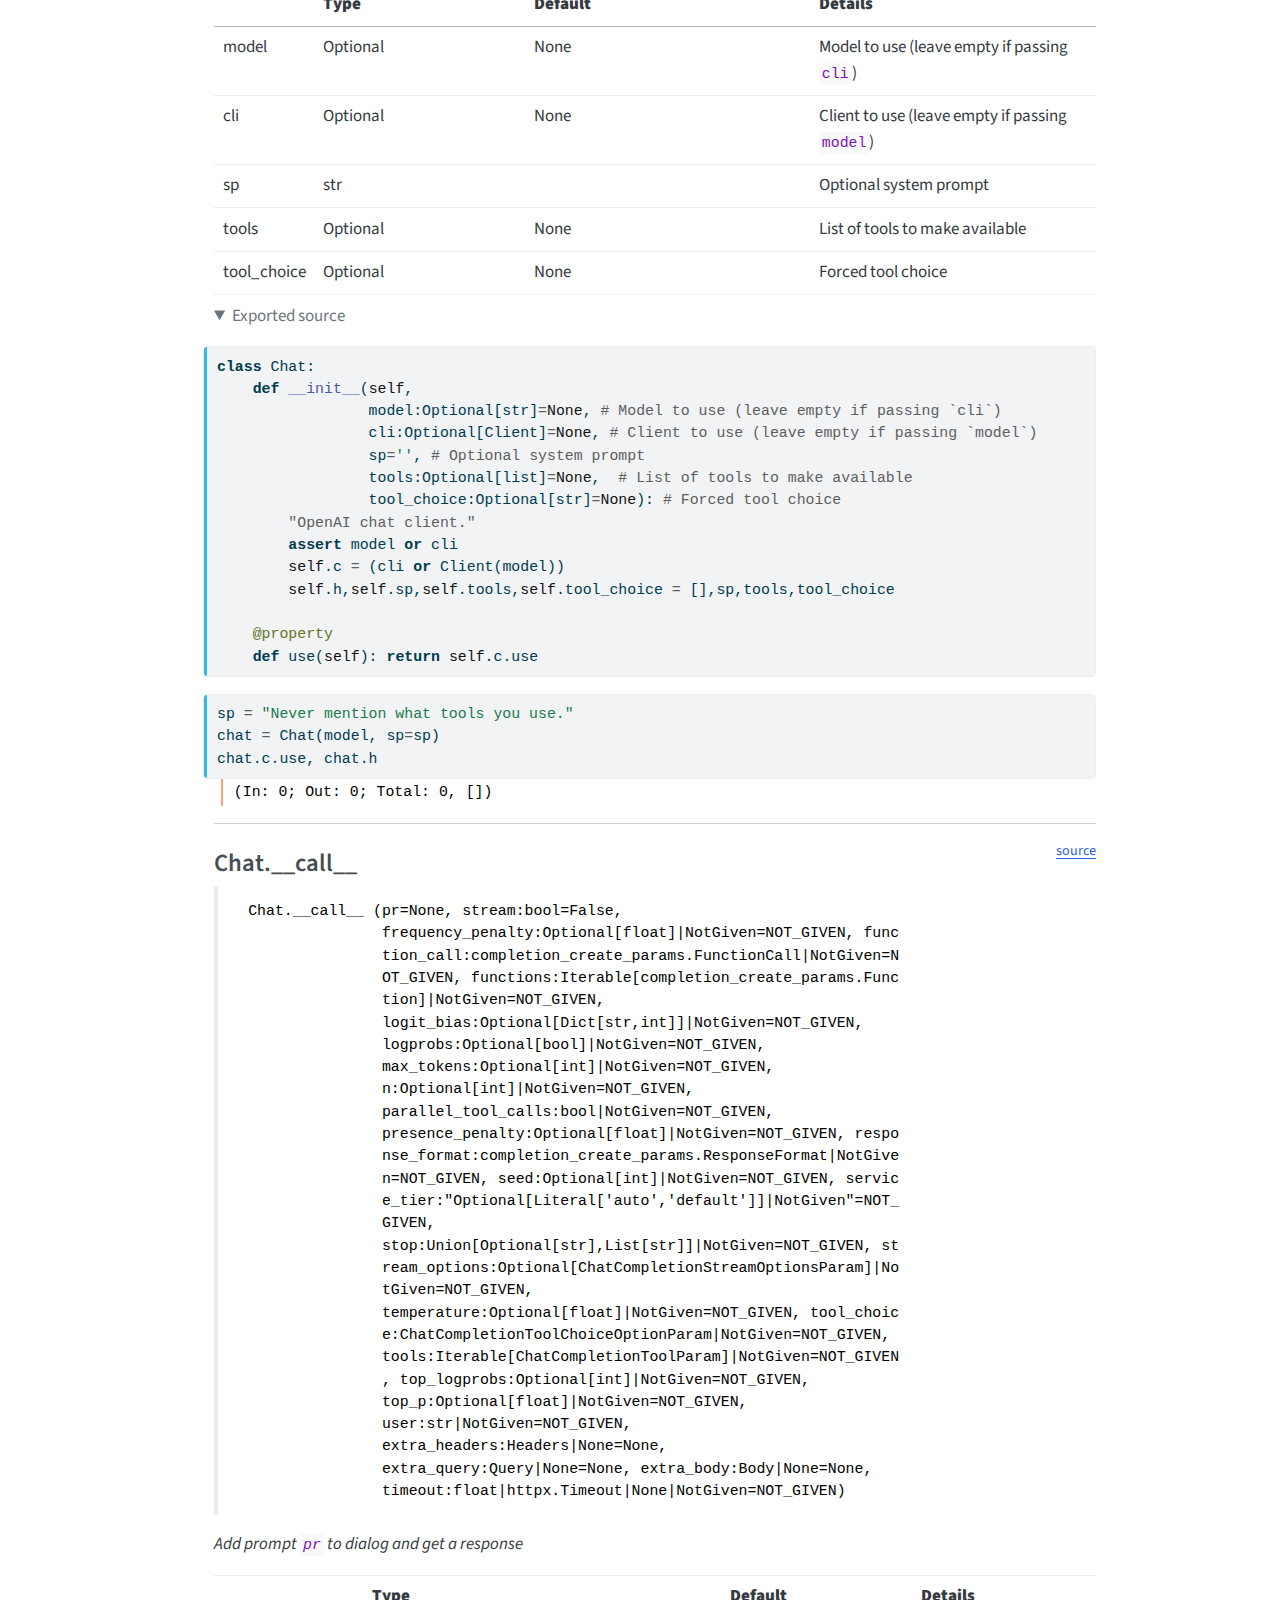
<file: core.html>
<!DOCTYPE html>
<html xmlns="http://www.w3.org/1999/xhtml" lang="en" xml:lang="en"><head>

<meta charset="utf-8">
<meta name="generator" content="quarto-1.5.56">

<meta name="viewport" content="width=device-width, initial-scale=1.0, user-scalable=yes">


<title>Cosette’s source – cosette</title>
<style>
code{white-space: pre-wrap;}
span.smallcaps{font-variant: small-caps;}
div.columns{display: flex; gap: min(4vw, 1.5em);}
div.column{flex: auto; overflow-x: auto;}
div.hanging-indent{margin-left: 1.5em; text-indent: -1.5em;}
ul.task-list{list-style: none;}
ul.task-list li input[type="checkbox"] {
  width: 0.8em;
  margin: 0 0.8em 0.2em -1em; /* quarto-specific, see https://github.com/quarto-dev/quarto-cli/issues/4556 */ 
  vertical-align: middle;
}
/* CSS for syntax highlighting */
pre > code.sourceCode { white-space: pre; position: relative; }
pre > code.sourceCode > span { line-height: 1.25; }
pre > code.sourceCode > span:empty { height: 1.2em; }
.sourceCode { overflow: visible; }
code.sourceCode > span { color: inherit; text-decoration: inherit; }
div.sourceCode { margin: 1em 0; }
pre.sourceCode { margin: 0; }
@media screen {
div.sourceCode { overflow: auto; }
}
@media print {
pre > code.sourceCode { white-space: pre-wrap; }
pre > code.sourceCode > span { display: inline-block; text-indent: -5em; padding-left: 5em; }
}
pre.numberSource code
  { counter-reset: source-line 0; }
pre.numberSource code > span
  { position: relative; left: -4em; counter-increment: source-line; }
pre.numberSource code > span > a:first-child::before
  { content: counter(source-line);
    position: relative; left: -1em; text-align: right; vertical-align: baseline;
    border: none; display: inline-block;
    -webkit-touch-callout: none; -webkit-user-select: none;
    -khtml-user-select: none; -moz-user-select: none;
    -ms-user-select: none; user-select: none;
    padding: 0 4px; width: 4em;
  }
pre.numberSource { margin-left: 3em;  padding-left: 4px; }
div.sourceCode
  {   }
@media screen {
pre > code.sourceCode > span > a:first-child::before { text-decoration: underline; }
}
</style>


<script src="site_libs/quarto-nav/quarto-nav.js"></script>
<script src="site_libs/quarto-nav/headroom.min.js"></script>
<script src="site_libs/clipboard/clipboard.min.js"></script>
<script src="site_libs/quarto-search/autocomplete.umd.js"></script>
<script src="site_libs/quarto-search/fuse.min.js"></script>
<script src="site_libs/quarto-search/quarto-search.js"></script>
<meta name="quarto:offset" content="./">
<script src="site_libs/quarto-html/quarto.js"></script>
<script src="site_libs/quarto-html/popper.min.js"></script>
<script src="site_libs/quarto-html/tippy.umd.min.js"></script>
<script src="site_libs/quarto-html/anchor.min.js"></script>
<link href="site_libs/quarto-html/tippy.css" rel="stylesheet">
<link href="site_libs/quarto-html/quarto-syntax-highlighting.css" rel="stylesheet" id="quarto-text-highlighting-styles">
<script src="site_libs/bootstrap/bootstrap.min.js"></script>
<link href="site_libs/bootstrap/bootstrap-icons.css" rel="stylesheet">
<link href="site_libs/bootstrap/bootstrap.min.css" rel="stylesheet" id="quarto-bootstrap" data-mode="light">
<script id="quarto-search-options" type="application/json">{
  "location": "navbar",
  "copy-button": false,
  "collapse-after": 3,
  "panel-placement": "end",
  "type": "overlay",
  "limit": 50,
  "keyboard-shortcut": [
    "f",
    "/",
    "s"
  ],
  "show-item-context": false,
  "language": {
    "search-no-results-text": "No results",
    "search-matching-documents-text": "matching documents",
    "search-copy-link-title": "Copy link to search",
    "search-hide-matches-text": "Hide additional matches",
    "search-more-match-text": "more match in this document",
    "search-more-matches-text": "more matches in this document",
    "search-clear-button-title": "Clear",
    "search-text-placeholder": "",
    "search-detached-cancel-button-title": "Cancel",
    "search-submit-button-title": "Submit",
    "search-label": "Search"
  }
}</script>


<link rel="stylesheet" href="styles.css">
<meta property="og:title" content="Cosette’s source – cosette">
<meta property="og:description" content="Cosette is Claude’s friend">
<meta property="og:site_name" content="cosette">
<meta name="twitter:title" content="Cosette’s source – cosette">
<meta name="twitter:description" content="Cosette is Claude’s friend">
<meta name="twitter:card" content="summary">
</head>

<body class="nav-sidebar floating nav-fixed">

<div id="quarto-search-results"></div>
  <header id="quarto-header" class="headroom fixed-top">
    <nav class="navbar navbar-expand-lg " data-bs-theme="dark">
      <div class="navbar-container container-fluid">
      <div class="navbar-brand-container mx-auto">
    <a class="navbar-brand" href="./index.html">
    <span class="navbar-title">cosette</span>
    </a>
  </div>
        <div class="quarto-navbar-tools tools-end">
</div>
          <div id="quarto-search" class="" title="Search"></div>
      </div> <!-- /container-fluid -->
    </nav>
  <nav class="quarto-secondary-nav">
    <div class="container-fluid d-flex">
      <button type="button" class="quarto-btn-toggle btn" data-bs-toggle="collapse" role="button" data-bs-target=".quarto-sidebar-collapse-item" aria-controls="quarto-sidebar" aria-expanded="false" aria-label="Toggle sidebar navigation" onclick="if (window.quartoToggleHeadroom) { window.quartoToggleHeadroom(); }">
        <i class="bi bi-layout-text-sidebar-reverse"></i>
      </button>
        <nav class="quarto-page-breadcrumbs" aria-label="breadcrumb"><ol class="breadcrumb"><li class="breadcrumb-item"><a href="./core.html">Cosette’s source</a></li></ol></nav>
        <a class="flex-grow-1" role="navigation" data-bs-toggle="collapse" data-bs-target=".quarto-sidebar-collapse-item" aria-controls="quarto-sidebar" aria-expanded="false" aria-label="Toggle sidebar navigation" onclick="if (window.quartoToggleHeadroom) { window.quartoToggleHeadroom(); }">      
        </a>
    </div>
  </nav>
</header>
<!-- content -->
<div id="quarto-content" class="quarto-container page-columns page-rows-contents page-layout-article page-navbar">
<!-- sidebar -->
  <nav id="quarto-sidebar" class="sidebar collapse collapse-horizontal quarto-sidebar-collapse-item sidebar-navigation floating overflow-auto">
    <div class="sidebar-menu-container"> 
    <ul class="list-unstyled mt-1">
        <li class="sidebar-item">
  <div class="sidebar-item-container"> 
  <a href="./index.html" class="sidebar-item-text sidebar-link">
 <span class="menu-text">cosette</span></a>
  </div>
</li>
        <li class="sidebar-item">
  <div class="sidebar-item-container"> 
  <a href="./core.html" class="sidebar-item-text sidebar-link active">
 <span class="menu-text">Cosette’s source</span></a>
  </div>
</li>
        <li class="sidebar-item">
  <div class="sidebar-item-container"> 
  <a href="./toolloop.html" class="sidebar-item-text sidebar-link">
 <span class="menu-text">Tool loop</span></a>
  </div>
</li>
    </ul>
    </div>
</nav>
<div id="quarto-sidebar-glass" class="quarto-sidebar-collapse-item" data-bs-toggle="collapse" data-bs-target=".quarto-sidebar-collapse-item"></div>
<!-- margin-sidebar -->
    <div id="quarto-margin-sidebar" class="sidebar margin-sidebar">
        <nav id="TOC" role="doc-toc" class="toc-active">
    <h2 id="toc-title">On this page</h2>
   
  <ul>
  <li><a href="#setup" id="toc-setup" class="nav-link active" data-scroll-target="#setup">Setup</a></li>
  <li><a href="#openai-sdk" id="toc-openai-sdk" class="nav-link" data-scroll-target="#openai-sdk">OpenAI SDK</a>
  <ul class="collapse">
  <li><a href="#formatting-output" id="toc-formatting-output" class="nav-link" data-scroll-target="#formatting-output">Formatting output</a></li>
  <li><a href="#find_block" id="toc-find_block" class="nav-link" data-scroll-target="#find_block">find_block</a></li>
  <li><a href="#contents" id="toc-contents" class="nav-link" data-scroll-target="#contents">contents</a></li>
  <li><a href="#usage" id="toc-usage" class="nav-link" data-scroll-target="#usage">usage</a></li>
  <li><a href="#completionusage.__repr__" id="toc-completionusage.__repr__" class="nav-link" data-scroll-target="#completionusage.__repr__">CompletionUsage.__repr__</a></li>
  <li><a href="#completionusage.__add__" id="toc-completionusage.__add__" class="nav-link" data-scroll-target="#completionusage.__add__">CompletionUsage.__add__</a></li>
  <li><a href="#wrap_latex" id="toc-wrap_latex" class="nav-link" data-scroll-target="#wrap_latex">wrap_latex</a></li>
  <li><a href="#creating-messages" id="toc-creating-messages" class="nav-link" data-scroll-target="#creating-messages">Creating messages</a></li>
  </ul></li>
  <li><a href="#client" id="toc-client" class="nav-link" data-scroll-target="#client">Client</a>
  <ul class="collapse">
  <li><a href="#client-1" id="toc-client-1" class="nav-link" data-scroll-target="#client-1">Client</a></li>
  <li><a href="#get_stream" id="toc-get_stream" class="nav-link" data-scroll-target="#get_stream">get_stream</a></li>
  <li><a href="#client.__call__" id="toc-client.__call__" class="nav-link" data-scroll-target="#client.__call__">Client.__call__</a></li>
  </ul></li>
  <li><a href="#tool-use" id="toc-tool-use" class="nav-link" data-scroll-target="#tool-use">Tool use</a>
  <ul class="collapse">
  <li><a href="#mk_openai_func" id="toc-mk_openai_func" class="nav-link" data-scroll-target="#mk_openai_func">mk_openai_func</a></li>
  <li><a href="#mk_tool_choice" id="toc-mk_tool_choice" class="nav-link" data-scroll-target="#mk_tool_choice">mk_tool_choice</a></li>
  <li><a href="#call_func" id="toc-call_func" class="nav-link" data-scroll-target="#call_func">call_func</a></li>
  <li><a href="#mk_toolres" id="toc-mk_toolres" class="nav-link" data-scroll-target="#mk_toolres">mk_toolres</a></li>
  <li><a href="#mock_tooluse" id="toc-mock_tooluse" class="nav-link" data-scroll-target="#mock_tooluse">mock_tooluse</a></li>
  </ul></li>
  <li><a href="#chat" id="toc-chat" class="nav-link" data-scroll-target="#chat">Chat</a>
  <ul class="collapse">
  <li><a href="#chat-1" id="toc-chat-1" class="nav-link" data-scroll-target="#chat-1">Chat</a></li>
  <li><a href="#chat.__call__" id="toc-chat.__call__" class="nav-link" data-scroll-target="#chat.__call__">Chat.__call__</a></li>
  <li><a href="#chat-tool-use" id="toc-chat-tool-use" class="nav-link" data-scroll-target="#chat-tool-use">Chat tool use</a></li>
  </ul></li>
  <li><a href="#images" id="toc-images" class="nav-link" data-scroll-target="#images">Images</a>
  <ul class="collapse">
  <li><a href="#img_msg" id="toc-img_msg" class="nav-link" data-scroll-target="#img_msg">img_msg</a></li>
  <li><a href="#text_msg" id="toc-text_msg" class="nav-link" data-scroll-target="#text_msg">text_msg</a></li>
  <li><a href="#mk_msg" id="toc-mk_msg" class="nav-link" data-scroll-target="#mk_msg">mk_msg</a></li>
  </ul></li>
  </ul>
<div class="toc-actions"><ul><li><a href="https://github.com/AnswerDotAI/cosette/issues/new" class="toc-action"><i class="bi bi-github"></i>Report an issue</a></li></ul></div><div class="quarto-alternate-formats"><h2>Other Formats</h2><ul><li><a href="core.html.md"><i class="bi bi-file-code"></i>CommonMark</a></li></ul></div></nav>
    </div>
<!-- main -->
<main class="content" id="quarto-document-content">

<header id="title-block-header" class="quarto-title-block default">
<div class="quarto-title">
<div class="quarto-title-block"><div><h1 class="title">Cosette’s source</h1><button type="button" class="btn code-tools-button dropdown-toggle" id="quarto-code-tools-menu" data-bs-toggle="dropdown" aria-expanded="false"><i class="bi"></i> Code</button><ul class="dropdown-menu dropdown-menu-end" aria-labelelledby="quarto-code-tools-menu"><li><a id="quarto-show-all-code" class="dropdown-item" href="javascript:void(0)" role="button">Show All Code</a></li><li><a id="quarto-hide-all-code" class="dropdown-item" href="javascript:void(0)" role="button">Hide All Code</a></li></ul></div></div>
</div>



<div class="quarto-title-meta">

    
  
    
  </div>
  


</header>


<!-- WARNING: THIS FILE WAS AUTOGENERATED! DO NOT EDIT! -->
<section id="setup" class="level2">
<h2 class="anchored" data-anchor-id="setup">Setup</h2>
<div id="0fff8869" class="cell">
<details open="" class="code-fold">
<summary>Exported source</summary>
<div class="sourceCode cell-code" id="cb1"><pre class="sourceCode python code-with-copy"><code class="sourceCode python"><span id="cb1-1"><a href="#cb1-1" aria-hidden="true" tabindex="-1"></a>models <span class="op">=</span> <span class="st">'gpt-4o'</span>, <span class="st">'gpt-4-turbo'</span>, <span class="st">'gpt-4'</span>, <span class="st">'gpt-4-32k'</span>, <span class="st">'gpt-3.5-turbo'</span>, <span class="st">'gpt-3.5-turbo-instruct'</span></span></code><button title="Copy to Clipboard" class="code-copy-button"><i class="bi"></i></button></pre></div>
</details>
</div>
<div id="dacf2bd2" class="cell">
<div class="sourceCode cell-code" id="cb2"><pre class="sourceCode python code-with-copy"><code class="sourceCode python"><span id="cb2-1"><a href="#cb2-1" aria-hidden="true" tabindex="-1"></a>model <span class="op">=</span> models[<span class="dv">0</span>]</span></code><button title="Copy to Clipboard" class="code-copy-button"><i class="bi"></i></button></pre></div>
</div>
<p>For examples, we’ll use GPT-4o.</p>
</section>
<section id="openai-sdk" class="level2">
<h2 class="anchored" data-anchor-id="openai-sdk">OpenAI SDK</h2>
<div id="70b53a51" class="cell">
<div class="sourceCode cell-code" id="cb3"><pre class="sourceCode python code-with-copy"><code class="sourceCode python"><span id="cb3-1"><a href="#cb3-1" aria-hidden="true" tabindex="-1"></a>cli <span class="op">=</span> OpenAI().chat.completions</span></code><button title="Copy to Clipboard" class="code-copy-button"><i class="bi"></i></button></pre></div>
</div>
<div id="6ec40731" class="cell">
<div class="sourceCode cell-code" id="cb4"><pre class="sourceCode python code-with-copy"><code class="sourceCode python"><span id="cb4-1"><a href="#cb4-1" aria-hidden="true" tabindex="-1"></a>m <span class="op">=</span> {<span class="st">'role'</span>: <span class="st">'user'</span>, <span class="st">'content'</span>: <span class="st">"I'm Jeremy"</span>}</span>
<span id="cb4-2"><a href="#cb4-2" aria-hidden="true" tabindex="-1"></a>r <span class="op">=</span> cli.create(messages<span class="op">=</span>[m], model<span class="op">=</span>model, max_tokens<span class="op">=</span><span class="dv">100</span>)</span>
<span id="cb4-3"><a href="#cb4-3" aria-hidden="true" tabindex="-1"></a>r</span></code><button title="Copy to Clipboard" class="code-copy-button"><i class="bi"></i></button></pre></div>
<div class="cell-output cell-output-display">
<pre><code>ChatCompletion(id='chatcmpl-9RknY7Xgs53a0lVAFjGizFgC6ZUyG', choices=[Choice(finish_reason='stop', index=0, logprobs=None, message=ChatCompletionMessage(content='Hi Jeremy! How can I assist you today?', role='assistant', function_call=None, tool_calls=None))], created=1716401776, model='gpt-4o-2024-05-13', object='chat.completion', system_fingerprint='fp_927397958d', usage=CompletionUsage(completion_tokens=10, prompt_tokens=9, total_tokens=19))</code></pre>
</div>
</div>
<section id="formatting-output" class="level3">
<h3 class="anchored" data-anchor-id="formatting-output">Formatting output</h3>
<hr>
<p><a href="https://github.com/AnswerDotAI/cosette/blob/main/cosette/core.py#L36" target="_blank" style="float:right; font-size:smaller">source</a></p>
</section>
<section id="find_block" class="level3">
<h3 class="anchored" data-anchor-id="find_block">find_block</h3>
<blockquote class="blockquote">
<pre><code> find_block (r:collections.abc.Mapping)</code></pre>
</blockquote>
<p><em>Find the message in <code>r</code>.</em></p>
<table class="caption-top table">
<thead>
<tr class="header">
<th></th>
<th><strong>Type</strong></th>
<th><strong>Details</strong></th>
</tr>
</thead>
<tbody>
<tr class="odd">
<td>r</td>
<td>Mapping</td>
<td>The message to look in</td>
</tr>
</tbody>
</table>
<div id="eba620ce" class="cell">
<details open="" class="code-fold">
<summary>Exported source</summary>
<div class="sourceCode cell-code" id="cb7"><pre class="sourceCode python code-with-copy"><code class="sourceCode python"><span id="cb7-1"><a href="#cb7-1" aria-hidden="true" tabindex="-1"></a><span class="kw">def</span> find_block(r:abc.Mapping, <span class="co"># The message to look in</span></span>
<span id="cb7-2"><a href="#cb7-2" aria-hidden="true" tabindex="-1"></a>              ):</span>
<span id="cb7-3"><a href="#cb7-3" aria-hidden="true" tabindex="-1"></a>    <span class="co">"Find the message in `r`."</span></span>
<span id="cb7-4"><a href="#cb7-4" aria-hidden="true" tabindex="-1"></a>    m <span class="op">=</span> nested_idx(r, <span class="st">'choices'</span>, <span class="dv">0</span>)</span>
<span id="cb7-5"><a href="#cb7-5" aria-hidden="true" tabindex="-1"></a>    <span class="cf">if</span> <span class="kw">not</span> m: <span class="cf">return</span> m</span>
<span id="cb7-6"><a href="#cb7-6" aria-hidden="true" tabindex="-1"></a>    <span class="cf">if</span> <span class="bu">hasattr</span>(m, <span class="st">'message'</span>): <span class="cf">return</span> m.message</span>
<span id="cb7-7"><a href="#cb7-7" aria-hidden="true" tabindex="-1"></a>    <span class="cf">return</span> m.delta</span></code><button title="Copy to Clipboard" class="code-copy-button"><i class="bi"></i></button></pre></div>
</details>
</div>
<hr>
<p><a href="https://github.com/AnswerDotAI/cosette/blob/main/cosette/core.py#L45" target="_blank" style="float:right; font-size:smaller">source</a></p>
</section>
<section id="contents" class="level3">
<h3 class="anchored" data-anchor-id="contents">contents</h3>
<blockquote class="blockquote">
<pre><code> contents (r)</code></pre>
</blockquote>
<p><em>Helper to get the contents from response <code>r</code>.</em></p>
<div id="ae99799d" class="cell">
<details open="" class="code-fold">
<summary>Exported source</summary>
<div class="sourceCode cell-code" id="cb9"><pre class="sourceCode python code-with-copy"><code class="sourceCode python"><span id="cb9-1"><a href="#cb9-1" aria-hidden="true" tabindex="-1"></a><span class="kw">def</span> contents(r):</span>
<span id="cb9-2"><a href="#cb9-2" aria-hidden="true" tabindex="-1"></a>    <span class="co">"Helper to get the contents from response `r`."</span></span>
<span id="cb9-3"><a href="#cb9-3" aria-hidden="true" tabindex="-1"></a>    blk <span class="op">=</span> find_block(r)</span>
<span id="cb9-4"><a href="#cb9-4" aria-hidden="true" tabindex="-1"></a>    <span class="cf">if</span> <span class="kw">not</span> blk: <span class="cf">return</span> r</span>
<span id="cb9-5"><a href="#cb9-5" aria-hidden="true" tabindex="-1"></a>    <span class="cf">if</span> <span class="bu">hasattr</span>(blk, <span class="st">'content'</span>): <span class="cf">return</span> <span class="bu">getattr</span>(blk,<span class="st">'content'</span>)</span>
<span id="cb9-6"><a href="#cb9-6" aria-hidden="true" tabindex="-1"></a>    <span class="cf">return</span> blk</span></code><button title="Copy to Clipboard" class="code-copy-button"><i class="bi"></i></button></pre></div>
</details>
</div>
<div id="6d5f2107" class="cell">
<div class="sourceCode cell-code" id="cb10"><pre class="sourceCode python code-with-copy"><code class="sourceCode python"><span id="cb10-1"><a href="#cb10-1" aria-hidden="true" tabindex="-1"></a>contents(r)</span></code><button title="Copy to Clipboard" class="code-copy-button"><i class="bi"></i></button></pre></div>
<div class="cell-output cell-output-display">
<pre><code>'Hi Jeremy! How can I assist you today?'</code></pre>
</div>
</div>
<div id="17924d0c" class="cell">
<details open="" class="code-fold">
<summary>Exported source</summary>
<div class="sourceCode cell-code" id="cb12"><pre class="sourceCode python code-with-copy"><code class="sourceCode python"><span id="cb12-1"><a href="#cb12-1" aria-hidden="true" tabindex="-1"></a><span class="at">@patch</span></span>
<span id="cb12-2"><a href="#cb12-2" aria-hidden="true" tabindex="-1"></a><span class="kw">def</span> _repr_markdown_(<span class="va">self</span>:ChatCompletion):</span>
<span id="cb12-3"><a href="#cb12-3" aria-hidden="true" tabindex="-1"></a>    det <span class="op">=</span> <span class="st">'</span><span class="ch">\n</span><span class="st">- '</span>.join(<span class="ss">f'</span><span class="sc">{</span>k<span class="sc">}</span><span class="ss">: </span><span class="sc">{</span>v<span class="sc">}</span><span class="ss">'</span> <span class="cf">for</span> k,v <span class="kw">in</span> <span class="bu">dict</span>(<span class="va">self</span>).items())</span>
<span id="cb12-4"><a href="#cb12-4" aria-hidden="true" tabindex="-1"></a>    res <span class="op">=</span> contents(<span class="va">self</span>)</span>
<span id="cb12-5"><a href="#cb12-5" aria-hidden="true" tabindex="-1"></a>    <span class="cf">if</span> <span class="kw">not</span> res: <span class="cf">return</span> <span class="ss">f"- </span><span class="sc">{</span>det<span class="sc">}</span><span class="ss">"</span></span>
<span id="cb12-6"><a href="#cb12-6" aria-hidden="true" tabindex="-1"></a>    <span class="cf">return</span> <span class="ss">f"""</span><span class="sc">{</span>contents(<span class="va">self</span>)<span class="sc">}</span></span>
<span id="cb12-7"><a href="#cb12-7" aria-hidden="true" tabindex="-1"></a></span>
<span id="cb12-8"><a href="#cb12-8" aria-hidden="true" tabindex="-1"></a><span class="ss">&lt;details&gt;</span></span>
<span id="cb12-9"><a href="#cb12-9" aria-hidden="true" tabindex="-1"></a></span>
<span id="cb12-10"><a href="#cb12-10" aria-hidden="true" tabindex="-1"></a><span class="ss">- </span><span class="sc">{</span>det<span class="sc">}</span></span>
<span id="cb12-11"><a href="#cb12-11" aria-hidden="true" tabindex="-1"></a></span>
<span id="cb12-12"><a href="#cb12-12" aria-hidden="true" tabindex="-1"></a><span class="ss">&lt;/details&gt;"""</span></span></code><button title="Copy to Clipboard" class="code-copy-button"><i class="bi"></i></button></pre></div>
</details>
</div>
<div id="cfd85eeb" class="cell">
<div class="sourceCode cell-code" id="cb13"><pre class="sourceCode python code-with-copy"><code class="sourceCode python"><span id="cb13-1"><a href="#cb13-1" aria-hidden="true" tabindex="-1"></a>r</span></code><button title="Copy to Clipboard" class="code-copy-button"><i class="bi"></i></button></pre></div>
<div class="cell-output cell-output-display cell-output-markdown">
<p>Hi Jeremy! How can I assist you today?</p>
<details>
<ul>
<li>id: chatcmpl-9RknY7Xgs53a0lVAFjGizFgC6ZUyG</li>
<li>choices: [Choice(finish_reason=‘stop’, index=0, logprobs=None, message=ChatCompletionMessage(content=‘Hi Jeremy! How can I assist you today?’, role=‘assistant’, function_call=None, tool_calls=None))]</li>
<li>created: 1716401776</li>
<li>model: gpt-4o-2024-05-13</li>
<li>object: chat.completion</li>
<li>system_fingerprint: fp_927397958d</li>
<li>usage: CompletionUsage(completion_tokens=10, prompt_tokens=9, total_tokens=19)</li>
</ul>
</details>
</div>
</div>
<div id="10c7466f" class="cell">
<div class="sourceCode cell-code" id="cb14"><pre class="sourceCode python code-with-copy"><code class="sourceCode python"><span id="cb14-1"><a href="#cb14-1" aria-hidden="true" tabindex="-1"></a>r.usage</span></code><button title="Copy to Clipboard" class="code-copy-button"><i class="bi"></i></button></pre></div>
<div class="cell-output cell-output-display">
<pre><code>CompletionUsage(completion_tokens=10, prompt_tokens=9, total_tokens=19)</code></pre>
</div>
</div>
<hr>
<p><a href="https://github.com/AnswerDotAI/cosette/blob/main/cosette/core.py#L67" target="_blank" style="float:right; font-size:smaller">source</a></p>
</section>
<section id="usage" class="level3">
<h3 class="anchored" data-anchor-id="usage">usage</h3>
<blockquote class="blockquote">
<pre><code> usage (inp=0, out=0)</code></pre>
</blockquote>
<p><em>Slightly more concise version of <code>CompletionUsage</code>.</em></p>
<table class="caption-top table">
<thead>
<tr class="header">
<th></th>
<th><strong>Type</strong></th>
<th><strong>Default</strong></th>
<th><strong>Details</strong></th>
</tr>
</thead>
<tbody>
<tr class="odd">
<td>inp</td>
<td>int</td>
<td>0</td>
<td>Number of prompt tokens</td>
</tr>
<tr class="even">
<td>out</td>
<td>int</td>
<td>0</td>
<td>Number of completion tokens</td>
</tr>
</tbody>
</table>
<div id="b1a24f68" class="cell">
<details open="" class="code-fold">
<summary>Exported source</summary>
<div class="sourceCode cell-code" id="cb17"><pre class="sourceCode python code-with-copy"><code class="sourceCode python"><span id="cb17-1"><a href="#cb17-1" aria-hidden="true" tabindex="-1"></a><span class="kw">def</span> usage(inp<span class="op">=</span><span class="dv">0</span>, <span class="co"># Number of prompt tokens</span></span>
<span id="cb17-2"><a href="#cb17-2" aria-hidden="true" tabindex="-1"></a>          out<span class="op">=</span><span class="dv">0</span>  <span class="co"># Number of completion tokens</span></span>
<span id="cb17-3"><a href="#cb17-3" aria-hidden="true" tabindex="-1"></a>         ):</span>
<span id="cb17-4"><a href="#cb17-4" aria-hidden="true" tabindex="-1"></a>    <span class="co">"Slightly more concise version of `CompletionUsage`."</span></span>
<span id="cb17-5"><a href="#cb17-5" aria-hidden="true" tabindex="-1"></a>    <span class="cf">return</span> CompletionUsage(prompt_tokens<span class="op">=</span>inp, completion_tokens<span class="op">=</span>out, total_tokens<span class="op">=</span>inp<span class="op">+</span>out)</span></code><button title="Copy to Clipboard" class="code-copy-button"><i class="bi"></i></button></pre></div>
</details>
</div>
<div id="a7e52afd" class="cell">
<div class="sourceCode cell-code" id="cb18"><pre class="sourceCode python code-with-copy"><code class="sourceCode python"><span id="cb18-1"><a href="#cb18-1" aria-hidden="true" tabindex="-1"></a>usage(<span class="dv">5</span>)</span></code><button title="Copy to Clipboard" class="code-copy-button"><i class="bi"></i></button></pre></div>
<div class="cell-output cell-output-display">
<pre><code>CompletionUsage(completion_tokens=0, prompt_tokens=5, total_tokens=5)</code></pre>
</div>
</div>
<hr>
<p><a href="https://github.com/AnswerDotAI/cosette/blob/main/cosette/core.py#L75" target="_blank" style="float:right; font-size:smaller">source</a></p>
</section>
<section id="completionusage.__repr__" class="level3">
<h3 class="anchored" data-anchor-id="completionusage.__repr__">CompletionUsage.__repr__</h3>
<blockquote class="blockquote">
<pre><code> CompletionUsage.__repr__ ()</code></pre>
</blockquote>
<p><em>Return repr(self).</em></p>
<div id="27468180" class="cell">
<details open="" class="code-fold">
<summary>Exported source</summary>
<div class="sourceCode cell-code" id="cb21"><pre class="sourceCode python code-with-copy"><code class="sourceCode python"><span id="cb21-1"><a href="#cb21-1" aria-hidden="true" tabindex="-1"></a><span class="at">@patch</span></span>
<span id="cb21-2"><a href="#cb21-2" aria-hidden="true" tabindex="-1"></a><span class="kw">def</span> <span class="fu">__repr__</span>(<span class="va">self</span>:CompletionUsage): <span class="cf">return</span> <span class="ss">f'In: </span><span class="sc">{</span><span class="va">self</span><span class="sc">.</span>prompt_tokens<span class="sc">}</span><span class="ss">; Out: </span><span class="sc">{</span><span class="va">self</span><span class="sc">.</span>completion_tokens<span class="sc">}</span><span class="ss">; Total: </span><span class="sc">{</span><span class="va">self</span><span class="sc">.</span>total_tokens<span class="sc">}</span><span class="ss">'</span></span></code><button title="Copy to Clipboard" class="code-copy-button"><i class="bi"></i></button></pre></div>
</details>
</div>
<div id="765ca615" class="cell">
<div class="sourceCode cell-code" id="cb22"><pre class="sourceCode python code-with-copy"><code class="sourceCode python"><span id="cb22-1"><a href="#cb22-1" aria-hidden="true" tabindex="-1"></a>r.usage</span></code><button title="Copy to Clipboard" class="code-copy-button"><i class="bi"></i></button></pre></div>
<div class="cell-output cell-output-display">
<pre><code>In: 9; Out: 10; Total: 19</code></pre>
</div>
</div>
<hr>
<p><a href="https://github.com/AnswerDotAI/cosette/blob/main/cosette/core.py#L79" target="_blank" style="float:right; font-size:smaller">source</a></p>
</section>
<section id="completionusage.__add__" class="level3">
<h3 class="anchored" data-anchor-id="completionusage.__add__">CompletionUsage.__add__</h3>
<blockquote class="blockquote">
<pre><code> CompletionUsage.__add__ (b)</code></pre>
</blockquote>
<p><em>Add together each of <code>input_tokens</code> and <code>output_tokens</code></em></p>
<div id="bec303ba" class="cell">
<details open="" class="code-fold">
<summary>Exported source</summary>
<div class="sourceCode cell-code" id="cb25"><pre class="sourceCode python code-with-copy"><code class="sourceCode python"><span id="cb25-1"><a href="#cb25-1" aria-hidden="true" tabindex="-1"></a><span class="at">@patch</span></span>
<span id="cb25-2"><a href="#cb25-2" aria-hidden="true" tabindex="-1"></a><span class="kw">def</span> <span class="fu">__add__</span>(<span class="va">self</span>:CompletionUsage, b):</span>
<span id="cb25-3"><a href="#cb25-3" aria-hidden="true" tabindex="-1"></a>    <span class="co">"Add together each of `input_tokens` and `output_tokens`"</span></span>
<span id="cb25-4"><a href="#cb25-4" aria-hidden="true" tabindex="-1"></a>    <span class="cf">return</span> usage(<span class="va">self</span>.prompt_tokens<span class="op">+</span>b.prompt_tokens, <span class="va">self</span>.completion_tokens<span class="op">+</span>b.completion_tokens)</span></code><button title="Copy to Clipboard" class="code-copy-button"><i class="bi"></i></button></pre></div>
</details>
</div>
<div id="bffb0b2e" class="cell">
<div class="sourceCode cell-code" id="cb26"><pre class="sourceCode python code-with-copy"><code class="sourceCode python"><span id="cb26-1"><a href="#cb26-1" aria-hidden="true" tabindex="-1"></a>r.usage<span class="op">+</span>r.usage</span></code><button title="Copy to Clipboard" class="code-copy-button"><i class="bi"></i></button></pre></div>
<div class="cell-output cell-output-display">
<pre><code>In: 18; Out: 20; Total: 38</code></pre>
</div>
</div>
<hr>
<p><a href="https://github.com/AnswerDotAI/cosette/blob/main/cosette/core.py#L84" target="_blank" style="float:right; font-size:smaller">source</a></p>
</section>
<section id="wrap_latex" class="level3">
<h3 class="anchored" data-anchor-id="wrap_latex">wrap_latex</h3>
<blockquote class="blockquote">
<pre><code> wrap_latex (text, md=True)</code></pre>
</blockquote>
<p><em>Replace OpenAI LaTeX codes with markdown-compatible ones</em></p>
</section>
<section id="creating-messages" class="level3">
<h3 class="anchored" data-anchor-id="creating-messages">Creating messages</h3>
<div id="8ab553a4" class="cell">
<div class="sourceCode cell-code" id="cb29"><pre class="sourceCode python code-with-copy"><code class="sourceCode python"><span id="cb29-1"><a href="#cb29-1" aria-hidden="true" tabindex="-1"></a><span class="kw">def</span> mk_msg(content, role<span class="op">=</span><span class="st">'user'</span>, <span class="op">**</span>kwargs):</span>
<span id="cb29-2"><a href="#cb29-2" aria-hidden="true" tabindex="-1"></a>    <span class="co">"Helper to create a `dict` appropriate for a message. `kwargs` are added as key/value pairs to the message"</span></span>
<span id="cb29-3"><a href="#cb29-3" aria-hidden="true" tabindex="-1"></a>    <span class="cf">if</span> <span class="bu">hasattr</span>(content, <span class="st">'content'</span>): content,role <span class="op">=</span> content.content,content.role</span>
<span id="cb29-4"><a href="#cb29-4" aria-hidden="true" tabindex="-1"></a>    <span class="cf">if</span> <span class="bu">isinstance</span>(content, ChatCompletion): <span class="cf">return</span> find_block(content)</span>
<span id="cb29-5"><a href="#cb29-5" aria-hidden="true" tabindex="-1"></a>    <span class="cf">return</span> <span class="bu">dict</span>(role<span class="op">=</span>role, content<span class="op">=</span>content, <span class="op">**</span>kwargs)</span></code><button title="Copy to Clipboard" class="code-copy-button"><i class="bi"></i></button></pre></div>
</div>
<div id="e79f7705" class="cell">
<div class="sourceCode cell-code" id="cb30"><pre class="sourceCode python code-with-copy"><code class="sourceCode python"><span id="cb30-1"><a href="#cb30-1" aria-hidden="true" tabindex="-1"></a>prompt <span class="op">=</span> <span class="st">"I'm Jeremy"</span></span>
<span id="cb30-2"><a href="#cb30-2" aria-hidden="true" tabindex="-1"></a>m <span class="op">=</span> mk_msg(prompt)</span>
<span id="cb30-3"><a href="#cb30-3" aria-hidden="true" tabindex="-1"></a>r <span class="op">=</span> cli.create(messages<span class="op">=</span>[m], model<span class="op">=</span>model, max_tokens<span class="op">=</span><span class="dv">100</span>)</span>
<span id="cb30-4"><a href="#cb30-4" aria-hidden="true" tabindex="-1"></a>r</span></code><button title="Copy to Clipboard" class="code-copy-button"><i class="bi"></i></button></pre></div>
<div class="cell-output cell-output-display cell-output-markdown">
<p>Hi, Jeremy! How can I help you today?</p>
<details>
<ul>
<li>id: chatcmpl-9RknazPzTx3dhNW5ZmdHWO0lwQH8z</li>
<li>choices: [Choice(finish_reason=‘stop’, index=0, logprobs=None, message=ChatCompletionMessage(content=‘Hi, Jeremy! How can I help you today?’, role=‘assistant’, function_call=None, tool_calls=None))]</li>
<li>created: 1716401778</li>
<li>model: gpt-4o-2024-05-13</li>
<li>object: chat.completion</li>
<li>system_fingerprint: fp_927397958d</li>
<li>usage: CompletionUsage(completion_tokens=11, prompt_tokens=9, total_tokens=20)</li>
</ul>
</details>
</div>
</div>
<div id="7eef3715" class="cell">
<div class="sourceCode cell-code" id="cb31"><pre class="sourceCode python code-with-copy"><code class="sourceCode python"><span id="cb31-1"><a href="#cb31-1" aria-hidden="true" tabindex="-1"></a>msgs <span class="op">=</span> [mk_msg(prompt), mk_msg(r), mk_msg(<span class="st">'I forgot my name. Can you remind me please?'</span>)]</span>
<span id="cb31-2"><a href="#cb31-2" aria-hidden="true" tabindex="-1"></a>msgs</span></code><button title="Copy to Clipboard" class="code-copy-button"><i class="bi"></i></button></pre></div>
<div class="cell-output cell-output-display">
<pre><code>[{'role': 'user', 'content': "I'm Jeremy"},
 ChatCompletionMessage(content='Hi, Jeremy! How can I help you today?', role='assistant', function_call=None, tool_calls=None),
 {'role': 'user', 'content': 'I forgot my name. Can you remind me please?'}]</code></pre>
</div>
</div>
<div id="6c464f8b" class="cell">
<div class="sourceCode cell-code" id="cb33"><pre class="sourceCode python code-with-copy"><code class="sourceCode python"><span id="cb33-1"><a href="#cb33-1" aria-hidden="true" tabindex="-1"></a>cli.create(messages<span class="op">=</span>msgs, model<span class="op">=</span>model, max_tokens<span class="op">=</span><span class="dv">200</span>)</span></code><button title="Copy to Clipboard" class="code-copy-button"><i class="bi"></i></button></pre></div>
<div class="cell-output cell-output-display cell-output-markdown">
<p>You mentioned earlier that your name is Jeremy. Is there anything else you need help with?</p>
<details>
<ul>
<li>id: chatcmpl-9Rkna9bg5P5xZHalSUlwh2cpeaEEu</li>
<li>choices: [Choice(finish_reason=‘stop’, index=0, logprobs=None, message=ChatCompletionMessage(content=‘You mentioned earlier that your name is Jeremy. Is there anything else you need help with?’, role=‘assistant’, function_call=None, tool_calls=None))]</li>
<li>created: 1716401778</li>
<li>model: gpt-4o-2024-05-13</li>
<li>object: chat.completion</li>
<li>system_fingerprint: fp_729ea513f7</li>
<li>usage: CompletionUsage(completion_tokens=18, prompt_tokens=39, total_tokens=57)</li>
</ul>
</details>
</div>
</div>
</section>
</section>
<section id="client" class="level2">
<h2 class="anchored" data-anchor-id="client">Client</h2>
<hr>
<p><a href="https://github.com/AnswerDotAI/cosette/blob/main/cosette/core.py#L92" target="_blank" style="float:right; font-size:smaller">source</a></p>
<section id="client-1" class="level3">
<h3 class="anchored" data-anchor-id="client-1">Client</h3>
<blockquote class="blockquote">
<pre><code> Client (model, cli=None)</code></pre>
</blockquote>
<p><em>Basic LLM messages client.</em></p>
<div id="3b873aaf" class="cell">
<details open="" class="code-fold">
<summary>Exported source</summary>
<div class="sourceCode cell-code" id="cb35"><pre class="sourceCode python code-with-copy"><code class="sourceCode python"><span id="cb35-1"><a href="#cb35-1" aria-hidden="true" tabindex="-1"></a><span class="kw">class</span> Client:</span>
<span id="cb35-2"><a href="#cb35-2" aria-hidden="true" tabindex="-1"></a>    <span class="kw">def</span> <span class="fu">__init__</span>(<span class="va">self</span>, model, cli<span class="op">=</span><span class="va">None</span>):</span>
<span id="cb35-3"><a href="#cb35-3" aria-hidden="true" tabindex="-1"></a>        <span class="co">"Basic LLM messages client."</span></span>
<span id="cb35-4"><a href="#cb35-4" aria-hidden="true" tabindex="-1"></a>        <span class="va">self</span>.model,<span class="va">self</span>.use <span class="op">=</span> model,usage(<span class="dv">0</span>,<span class="dv">0</span>)</span>
<span id="cb35-5"><a href="#cb35-5" aria-hidden="true" tabindex="-1"></a>        <span class="va">self</span>.c <span class="op">=</span> (cli <span class="kw">or</span> OpenAI()).chat.completions</span></code><button title="Copy to Clipboard" class="code-copy-button"><i class="bi"></i></button></pre></div>
</details>
</div>
<div id="d01e9ccf" class="cell">
<div class="sourceCode cell-code" id="cb36"><pre class="sourceCode python code-with-copy"><code class="sourceCode python"><span id="cb36-1"><a href="#cb36-1" aria-hidden="true" tabindex="-1"></a>c <span class="op">=</span> Client(model)</span>
<span id="cb36-2"><a href="#cb36-2" aria-hidden="true" tabindex="-1"></a>c.use</span></code><button title="Copy to Clipboard" class="code-copy-button"><i class="bi"></i></button></pre></div>
<div class="cell-output cell-output-display">
<pre><code>In: 0; Out: 0; Total: 0</code></pre>
</div>
</div>
<div id="be54737f" class="cell">
<details open="" class="code-fold">
<summary>Exported source</summary>
<div class="sourceCode cell-code" id="cb38"><pre class="sourceCode python code-with-copy"><code class="sourceCode python"><span id="cb38-1"><a href="#cb38-1" aria-hidden="true" tabindex="-1"></a><span class="at">@patch</span></span>
<span id="cb38-2"><a href="#cb38-2" aria-hidden="true" tabindex="-1"></a><span class="kw">def</span> _r(<span class="va">self</span>:Client, r:ChatCompletion):</span>
<span id="cb38-3"><a href="#cb38-3" aria-hidden="true" tabindex="-1"></a>    <span class="co">"Store the result of the message and accrue total usage."</span></span>
<span id="cb38-4"><a href="#cb38-4" aria-hidden="true" tabindex="-1"></a>    <span class="va">self</span>.result <span class="op">=</span> r</span>
<span id="cb38-5"><a href="#cb38-5" aria-hidden="true" tabindex="-1"></a>    <span class="cf">if</span> <span class="bu">getattr</span>(r,<span class="st">'usage'</span>,<span class="va">None</span>): <span class="va">self</span>.use <span class="op">+=</span> r.usage</span>
<span id="cb38-6"><a href="#cb38-6" aria-hidden="true" tabindex="-1"></a>    <span class="cf">return</span> r</span></code><button title="Copy to Clipboard" class="code-copy-button"><i class="bi"></i></button></pre></div>
</details>
</div>
<div id="0181f7b3" class="cell">
<div class="sourceCode cell-code" id="cb39"><pre class="sourceCode python code-with-copy"><code class="sourceCode python"><span id="cb39-1"><a href="#cb39-1" aria-hidden="true" tabindex="-1"></a>c._r(r)</span>
<span id="cb39-2"><a href="#cb39-2" aria-hidden="true" tabindex="-1"></a>c.use</span></code><button title="Copy to Clipboard" class="code-copy-button"><i class="bi"></i></button></pre></div>
<div class="cell-output cell-output-display">
<pre><code>In: 9; Out: 11; Total: 20</code></pre>
</div>
</div>
<hr>
<p><a href="https://github.com/AnswerDotAI/cosette/blob/main/cosette/core.py#L107" target="_blank" style="float:right; font-size:smaller">source</a></p>
</section>
<section id="get_stream" class="level3">
<h3 class="anchored" data-anchor-id="get_stream">get_stream</h3>
<blockquote class="blockquote">
<pre><code> get_stream (r)</code></pre>
</blockquote>
<hr>
<p><a href="https://github.com/AnswerDotAI/cosette/blob/main/cosette/core.py#L115" target="_blank" style="float:right; font-size:smaller">source</a></p>
</section>
<section id="client.__call__" class="level3">
<h3 class="anchored" data-anchor-id="client.__call__">Client.__call__</h3>
<blockquote class="blockquote">
<pre><code> Client.__call__ (msgs:list, sp:str='', maxtok=4096, stream:bool=False,
                  frequency_penalty:Optional[float]|NotGiven=NOT_GIVEN, fu
                  nction_call:completion_create_params.FunctionCall|NotGiv
                  en=NOT_GIVEN, functions:Iterable[completion_create_param
                  s.Function]|NotGiven=NOT_GIVEN,
                  logit_bias:Optional[Dict[str,int]]|NotGiven=NOT_GIVEN,
                  logprobs:Optional[bool]|NotGiven=NOT_GIVEN,
                  max_tokens:Optional[int]|NotGiven=NOT_GIVEN,
                  n:Optional[int]|NotGiven=NOT_GIVEN,
                  parallel_tool_calls:bool|NotGiven=NOT_GIVEN,
                  presence_penalty:Optional[float]|NotGiven=NOT_GIVEN, res
                  ponse_format:completion_create_params.ResponseFormat|Not
                  Given=NOT_GIVEN, seed:Optional[int]|NotGiven=NOT_GIVEN, 
                  service_tier:"Optional[Literal['auto','default']]|NotGiv
                  en"=NOT_GIVEN,
                  stop:Union[Optional[str],List[str]]|NotGiven=NOT_GIVEN, 
                  stream_options:Optional[ChatCompletionStreamOptionsParam
                  ]|NotGiven=NOT_GIVEN,
                  temperature:Optional[float]|NotGiven=NOT_GIVEN, tool_cho
                  ice:ChatCompletionToolChoiceOptionParam|NotGiven=NOT_GIV
                  EN, tools:Iterable[ChatCompletionToolParam]|NotGiven=NOT
                  _GIVEN, top_logprobs:Optional[int]|NotGiven=NOT_GIVEN,
                  top_p:Optional[float]|NotGiven=NOT_GIVEN,
                  user:str|NotGiven=NOT_GIVEN,
                  extra_headers:Headers|None=None,
                  extra_query:Query|None=None, extra_body:Body|None=None,
                  timeout:float|httpx.Timeout|None|NotGiven=NOT_GIVEN)</code></pre>
</blockquote>
<p><em>Make a call to LLM.</em></p>
<table class="caption-top table">
<colgroup>
<col style="width: 6%">
<col style="width: 25%">
<col style="width: 34%">
<col style="width: 34%">
</colgroup>
<thead>
<tr class="header">
<th></th>
<th><strong>Type</strong></th>
<th><strong>Default</strong></th>
<th><strong>Details</strong></th>
</tr>
</thead>
<tbody>
<tr class="odd">
<td>msgs</td>
<td>list</td>
<td></td>
<td>List of messages in the dialog</td>
</tr>
<tr class="even">
<td>sp</td>
<td>str</td>
<td></td>
<td>System prompt</td>
</tr>
<tr class="odd">
<td>maxtok</td>
<td>int</td>
<td>4096</td>
<td>Maximum tokens</td>
</tr>
<tr class="even">
<td>stream</td>
<td>bool</td>
<td>False</td>
<td>Stream response?</td>
</tr>
<tr class="odd">
<td>frequency_penalty</td>
<td>Optional[float] | NotGiven</td>
<td>NOT_GIVEN</td>
<td></td>
</tr>
<tr class="even">
<td>function_call</td>
<td>completion_create_params.FunctionCall | NotGiven</td>
<td>NOT_GIVEN</td>
<td></td>
</tr>
<tr class="odd">
<td>functions</td>
<td>Iterable[completion_create_params.Function] | NotGiven</td>
<td>NOT_GIVEN</td>
<td></td>
</tr>
<tr class="even">
<td>logit_bias</td>
<td>Optional[Dict[str, int]] | NotGiven</td>
<td>NOT_GIVEN</td>
<td></td>
</tr>
<tr class="odd">
<td>logprobs</td>
<td>Optional[bool] | NotGiven</td>
<td>NOT_GIVEN</td>
<td></td>
</tr>
<tr class="even">
<td>max_tokens</td>
<td>Optional[int] | NotGiven</td>
<td>NOT_GIVEN</td>
<td></td>
</tr>
<tr class="odd">
<td>n</td>
<td>Optional[int] | NotGiven</td>
<td>NOT_GIVEN</td>
<td></td>
</tr>
<tr class="even">
<td>parallel_tool_calls</td>
<td>bool | NotGiven</td>
<td>NOT_GIVEN</td>
<td></td>
</tr>
<tr class="odd">
<td>presence_penalty</td>
<td>Optional[float] | NotGiven</td>
<td>NOT_GIVEN</td>
<td></td>
</tr>
<tr class="even">
<td>response_format</td>
<td>completion_create_params.ResponseFormat | NotGiven</td>
<td>NOT_GIVEN</td>
<td></td>
</tr>
<tr class="odd">
<td>seed</td>
<td>Optional[int] | NotGiven</td>
<td>NOT_GIVEN</td>
<td></td>
</tr>
<tr class="even">
<td>service_tier</td>
<td>Optional[Literal[‘auto’, ‘default’]] | NotGiven</td>
<td>NOT_GIVEN</td>
<td></td>
</tr>
<tr class="odd">
<td>stop</td>
<td>Union[Optional[str], List[str]] | NotGiven</td>
<td>NOT_GIVEN</td>
<td></td>
</tr>
<tr class="even">
<td>stream_options</td>
<td>Optional[ChatCompletionStreamOptionsParam] | NotGiven</td>
<td>NOT_GIVEN</td>
<td></td>
</tr>
<tr class="odd">
<td>temperature</td>
<td>Optional[float] | NotGiven</td>
<td>NOT_GIVEN</td>
<td></td>
</tr>
<tr class="even">
<td>tool_choice</td>
<td>ChatCompletionToolChoiceOptionParam | NotGiven</td>
<td>NOT_GIVEN</td>
<td></td>
</tr>
<tr class="odd">
<td>tools</td>
<td>Iterable[ChatCompletionToolParam] | NotGiven</td>
<td>NOT_GIVEN</td>
<td></td>
</tr>
<tr class="even">
<td>top_logprobs</td>
<td>Optional[int] | NotGiven</td>
<td>NOT_GIVEN</td>
<td></td>
</tr>
<tr class="odd">
<td>top_p</td>
<td>Optional[float] | NotGiven</td>
<td>NOT_GIVEN</td>
<td></td>
</tr>
<tr class="even">
<td>user</td>
<td>str | NotGiven</td>
<td>NOT_GIVEN</td>
<td></td>
</tr>
<tr class="odd">
<td>extra_headers</td>
<td>Headers | None</td>
<td>None</td>
<td></td>
</tr>
<tr class="even">
<td>extra_query</td>
<td>Query | None</td>
<td>None</td>
<td></td>
</tr>
<tr class="odd">
<td>extra_body</td>
<td>Body | None</td>
<td>None</td>
<td></td>
</tr>
<tr class="even">
<td>timeout</td>
<td>float | httpx.Timeout | None | NotGiven</td>
<td>NOT_GIVEN</td>
<td></td>
</tr>
</tbody>
</table>
<div id="5fb96c43" class="cell">
<details open="" class="code-fold">
<summary>Exported source</summary>
<div class="sourceCode cell-code" id="cb43"><pre class="sourceCode python code-with-copy"><code class="sourceCode python"><span id="cb43-1"><a href="#cb43-1" aria-hidden="true" tabindex="-1"></a><span class="at">@patch</span></span>
<span id="cb43-2"><a href="#cb43-2" aria-hidden="true" tabindex="-1"></a><span class="at">@delegates</span>(Completions.create)</span>
<span id="cb43-3"><a href="#cb43-3" aria-hidden="true" tabindex="-1"></a><span class="kw">def</span> <span class="fu">__call__</span>(<span class="va">self</span>:Client,</span>
<span id="cb43-4"><a href="#cb43-4" aria-hidden="true" tabindex="-1"></a>             msgs:<span class="bu">list</span>, <span class="co"># List of messages in the dialog</span></span>
<span id="cb43-5"><a href="#cb43-5" aria-hidden="true" tabindex="-1"></a>             sp:<span class="bu">str</span><span class="op">=</span><span class="st">''</span>, <span class="co"># System prompt</span></span>
<span id="cb43-6"><a href="#cb43-6" aria-hidden="true" tabindex="-1"></a>             maxtok<span class="op">=</span><span class="dv">4096</span>, <span class="co"># Maximum tokens</span></span>
<span id="cb43-7"><a href="#cb43-7" aria-hidden="true" tabindex="-1"></a>             stream:<span class="bu">bool</span><span class="op">=</span><span class="va">False</span>, <span class="co"># Stream response?</span></span>
<span id="cb43-8"><a href="#cb43-8" aria-hidden="true" tabindex="-1"></a>             <span class="op">**</span>kwargs):</span>
<span id="cb43-9"><a href="#cb43-9" aria-hidden="true" tabindex="-1"></a>    <span class="co">"Make a call to LLM."</span></span>
<span id="cb43-10"><a href="#cb43-10" aria-hidden="true" tabindex="-1"></a>    <span class="cf">if</span> stream: kwargs[<span class="st">'stream_options'</span>] <span class="op">=</span> {<span class="st">"include_usage"</span>: <span class="va">True</span>}</span>
<span id="cb43-11"><a href="#cb43-11" aria-hidden="true" tabindex="-1"></a>    <span class="cf">if</span> sp: msgs <span class="op">=</span> [mk_msg(sp, <span class="st">'system'</span>)] <span class="op">+</span> <span class="bu">list</span>(msgs)</span>
<span id="cb43-12"><a href="#cb43-12" aria-hidden="true" tabindex="-1"></a>    r <span class="op">=</span> <span class="va">self</span>.c.create(</span>
<span id="cb43-13"><a href="#cb43-13" aria-hidden="true" tabindex="-1"></a>        model<span class="op">=</span><span class="va">self</span>.model, messages<span class="op">=</span>msgs, max_tokens<span class="op">=</span>maxtok, stream<span class="op">=</span>stream, <span class="op">**</span>kwargs)</span>
<span id="cb43-14"><a href="#cb43-14" aria-hidden="true" tabindex="-1"></a>    <span class="cf">if</span> <span class="kw">not</span> stream: <span class="cf">return</span> <span class="va">self</span>._r(r)</span>
<span id="cb43-15"><a href="#cb43-15" aria-hidden="true" tabindex="-1"></a>    <span class="cf">else</span>: <span class="cf">return</span> get_stream(<span class="bu">map</span>(<span class="va">self</span>._r, r))</span></code><button title="Copy to Clipboard" class="code-copy-button"><i class="bi"></i></button></pre></div>
</details>
</div>
<div id="47195b07" class="cell">
<div class="sourceCode cell-code" id="cb44"><pre class="sourceCode python code-with-copy"><code class="sourceCode python"><span id="cb44-1"><a href="#cb44-1" aria-hidden="true" tabindex="-1"></a>msgs <span class="op">=</span> [mk_msg(<span class="st">'Hi'</span>)]</span></code><button title="Copy to Clipboard" class="code-copy-button"><i class="bi"></i></button></pre></div>
</div>
<div id="338a38e5" class="cell">
<div class="sourceCode cell-code" id="cb45"><pre class="sourceCode python code-with-copy"><code class="sourceCode python"><span id="cb45-1"><a href="#cb45-1" aria-hidden="true" tabindex="-1"></a>c(msgs)</span></code><button title="Copy to Clipboard" class="code-copy-button"><i class="bi"></i></button></pre></div>
<div class="cell-output cell-output-display cell-output-markdown">
<p>Hello! How can I assist you today?</p>
<details>
<ul>
<li>id: chatcmpl-9RkncXq9HS6BFFZSWUZWZwMSM5B1t</li>
<li>choices: [Choice(finish_reason=‘stop’, index=0, logprobs=None, message=ChatCompletionMessage(content=‘Hello! How can I assist you today?’, role=‘assistant’, function_call=None, tool_calls=None))]</li>
<li>created: 1716401780</li>
<li>model: gpt-4o-2024-05-13</li>
<li>object: chat.completion</li>
<li>system_fingerprint: fp_729ea513f7</li>
<li>usage: CompletionUsage(completion_tokens=9, prompt_tokens=8, total_tokens=17)</li>
</ul>
</details>
</div>
</div>
<div id="d7c3a5b6" class="cell">
<div class="sourceCode cell-code" id="cb46"><pre class="sourceCode python code-with-copy"><code class="sourceCode python"><span id="cb46-1"><a href="#cb46-1" aria-hidden="true" tabindex="-1"></a>c.use</span></code><button title="Copy to Clipboard" class="code-copy-button"><i class="bi"></i></button></pre></div>
<div class="cell-output cell-output-display">
<pre><code>In: 17; Out: 20; Total: 37</code></pre>
</div>
</div>
<div id="13a92b57" class="cell">
<div class="sourceCode cell-code" id="cb48"><pre class="sourceCode python code-with-copy"><code class="sourceCode python"><span id="cb48-1"><a href="#cb48-1" aria-hidden="true" tabindex="-1"></a><span class="cf">for</span> o <span class="kw">in</span> c(msgs, stream<span class="op">=</span><span class="va">True</span>): <span class="bu">print</span>(o, end<span class="op">=</span><span class="st">''</span>)</span></code><button title="Copy to Clipboard" class="code-copy-button"><i class="bi"></i></button></pre></div>
<div class="cell-output cell-output-stdout">
<pre><code>Hello! How can I assist you today?</code></pre>
</div>
</div>
<div id="b1af093b" class="cell">
<div class="sourceCode cell-code" id="cb50"><pre class="sourceCode python code-with-copy"><code class="sourceCode python"><span id="cb50-1"><a href="#cb50-1" aria-hidden="true" tabindex="-1"></a>c.use</span></code><button title="Copy to Clipboard" class="code-copy-button"><i class="bi"></i></button></pre></div>
<div class="cell-output cell-output-display">
<pre><code>In: 25; Out: 29; Total: 54</code></pre>
</div>
</div>
</section>
</section>
<section id="tool-use" class="level2">
<h2 class="anchored" data-anchor-id="tool-use">Tool use</h2>
<div id="046e8cc3" class="cell">
<div class="sourceCode cell-code" id="cb52"><pre class="sourceCode python code-with-copy"><code class="sourceCode python"><span id="cb52-1"><a href="#cb52-1" aria-hidden="true" tabindex="-1"></a><span class="kw">def</span> sums(</span>
<span id="cb52-2"><a href="#cb52-2" aria-hidden="true" tabindex="-1"></a>    a:<span class="bu">int</span>,  <span class="co"># First thing to sum</span></span>
<span id="cb52-3"><a href="#cb52-3" aria-hidden="true" tabindex="-1"></a>    b:<span class="bu">int</span> <span class="co"># Second thing to sum</span></span>
<span id="cb52-4"><a href="#cb52-4" aria-hidden="true" tabindex="-1"></a>) <span class="op">-&gt;</span> <span class="bu">int</span>: <span class="co"># The sum of the inputs</span></span>
<span id="cb52-5"><a href="#cb52-5" aria-hidden="true" tabindex="-1"></a>    <span class="co">"Adds a + b."</span></span>
<span id="cb52-6"><a href="#cb52-6" aria-hidden="true" tabindex="-1"></a>    <span class="bu">print</span>(<span class="ss">f"Finding the sum of </span><span class="sc">{</span>a<span class="sc">}</span><span class="ss"> and </span><span class="sc">{</span>b<span class="sc">}</span><span class="ss">"</span>)</span>
<span id="cb52-7"><a href="#cb52-7" aria-hidden="true" tabindex="-1"></a>    <span class="cf">return</span> a <span class="op">+</span> b</span></code><button title="Copy to Clipboard" class="code-copy-button"><i class="bi"></i></button></pre></div>
</div>
<hr>
<p><a href="https://github.com/AnswerDotAI/cosette/blob/main/cosette/core.py#L130" target="_blank" style="float:right; font-size:smaller">source</a></p>
<section id="mk_openai_func" class="level3">
<h3 class="anchored" data-anchor-id="mk_openai_func">mk_openai_func</h3>
<blockquote class="blockquote">
<pre><code> mk_openai_func (f)</code></pre>
</blockquote>
<hr>
<p><a href="https://github.com/AnswerDotAI/cosette/blob/main/cosette/core.py#L133" target="_blank" style="float:right; font-size:smaller">source</a></p>
</section>
<section id="mk_tool_choice" class="level3">
<h3 class="anchored" data-anchor-id="mk_tool_choice">mk_tool_choice</h3>
<blockquote class="blockquote">
<pre><code> mk_tool_choice (f)</code></pre>
</blockquote>
<div id="abcab8c7" class="cell">
<div class="sourceCode cell-code" id="cb55"><pre class="sourceCode python code-with-copy"><code class="sourceCode python"><span id="cb55-1"><a href="#cb55-1" aria-hidden="true" tabindex="-1"></a>sysp <span class="op">=</span> <span class="st">"You are a helpful assistant. When using tools, be sure to pass all required parameters, at minimum."</span></span></code><button title="Copy to Clipboard" class="code-copy-button"><i class="bi"></i></button></pre></div>
</div>
<div id="567d958c" class="cell">
<div class="sourceCode cell-code" id="cb56"><pre class="sourceCode python code-with-copy"><code class="sourceCode python"><span id="cb56-1"><a href="#cb56-1" aria-hidden="true" tabindex="-1"></a>a,b <span class="op">=</span> <span class="dv">604542</span>,<span class="dv">6458932</span></span>
<span id="cb56-2"><a href="#cb56-2" aria-hidden="true" tabindex="-1"></a>pr <span class="op">=</span> <span class="ss">f"What is </span><span class="sc">{</span>a<span class="sc">}</span><span class="ss">+</span><span class="sc">{</span>b<span class="sc">}</span><span class="ss">?"</span></span>
<span id="cb56-3"><a href="#cb56-3" aria-hidden="true" tabindex="-1"></a>tools<span class="op">=</span>[mk_openai_func(sums)]</span>
<span id="cb56-4"><a href="#cb56-4" aria-hidden="true" tabindex="-1"></a>tool_choice<span class="op">=</span>mk_tool_choice(<span class="st">"sums"</span>)</span></code><button title="Copy to Clipboard" class="code-copy-button"><i class="bi"></i></button></pre></div>
</div>
<div id="4cad8f11" class="cell">
<div class="sourceCode cell-code" id="cb57"><pre class="sourceCode python code-with-copy"><code class="sourceCode python"><span id="cb57-1"><a href="#cb57-1" aria-hidden="true" tabindex="-1"></a>msgs <span class="op">=</span> [mk_msg(pr)]</span>
<span id="cb57-2"><a href="#cb57-2" aria-hidden="true" tabindex="-1"></a>r <span class="op">=</span> c(msgs, sp<span class="op">=</span>sysp, tools<span class="op">=</span>tools)</span>
<span id="cb57-3"><a href="#cb57-3" aria-hidden="true" tabindex="-1"></a>r</span></code><button title="Copy to Clipboard" class="code-copy-button"><i class="bi"></i></button></pre></div>
<div class="cell-output cell-output-display cell-output-markdown">
<ul>
<li>id: chatcmpl-9RknfnxfvYls5CN9xeKNCK1nCsOrW</li>
<li>choices: [Choice(finish_reason=‘tool_calls’, index=0, logprobs=None, message=ChatCompletionMessage(content=None, role=‘assistant’, function_call=None, tool_calls=[ChatCompletionMessageToolCall(id=‘call_lGvaujwxNi5M4Qow7q3MHVRK’, function=Function(arguments=‘{“a”:604542,“b”:6458932}’, name=‘sums’), type=‘function’)]))]</li>
<li>created: 1716401783</li>
<li>model: gpt-4o-2024-05-13</li>
<li>object: chat.completion</li>
<li>system_fingerprint: fp_729ea513f7</li>
<li>usage: CompletionUsage(completion_tokens=21, prompt_tokens=104, total_tokens=125)</li>
</ul>
</div>
</div>
<div id="c9394b2d" class="cell">
<div class="sourceCode cell-code" id="cb58"><pre class="sourceCode python code-with-copy"><code class="sourceCode python"><span id="cb58-1"><a href="#cb58-1" aria-hidden="true" tabindex="-1"></a>m <span class="op">=</span> find_block(r)</span>
<span id="cb58-2"><a href="#cb58-2" aria-hidden="true" tabindex="-1"></a>m</span></code><button title="Copy to Clipboard" class="code-copy-button"><i class="bi"></i></button></pre></div>
<div class="cell-output cell-output-display">
<pre><code>ChatCompletionMessage(content=None, role='assistant', function_call=None, tool_calls=[ChatCompletionMessageToolCall(id='call_lGvaujwxNi5M4Qow7q3MHVRK', function=Function(arguments='{"a":604542,"b":6458932}', name='sums'), type='function')])</code></pre>
</div>
</div>
<div id="2a6488b7" class="cell">
<div class="sourceCode cell-code" id="cb60"><pre class="sourceCode python code-with-copy"><code class="sourceCode python"><span id="cb60-1"><a href="#cb60-1" aria-hidden="true" tabindex="-1"></a>tc <span class="op">=</span> m.tool_calls</span>
<span id="cb60-2"><a href="#cb60-2" aria-hidden="true" tabindex="-1"></a>tc</span></code><button title="Copy to Clipboard" class="code-copy-button"><i class="bi"></i></button></pre></div>
<div class="cell-output cell-output-display">
<pre><code>[ChatCompletionMessageToolCall(id='call_lGvaujwxNi5M4Qow7q3MHVRK', function=Function(arguments='{"a":604542,"b":6458932}', name='sums'), type='function')]</code></pre>
</div>
</div>
<div id="d5fc3933" class="cell">
<div class="sourceCode cell-code" id="cb62"><pre class="sourceCode python code-with-copy"><code class="sourceCode python"><span id="cb62-1"><a href="#cb62-1" aria-hidden="true" tabindex="-1"></a>func <span class="op">=</span> tc[<span class="dv">0</span>].function</span>
<span id="cb62-2"><a href="#cb62-2" aria-hidden="true" tabindex="-1"></a>func</span></code><button title="Copy to Clipboard" class="code-copy-button"><i class="bi"></i></button></pre></div>
<div class="cell-output cell-output-display">
<pre><code>Function(arguments='{"a":604542,"b":6458932}', name='sums')</code></pre>
</div>
</div>
<hr>
<p><a href="https://github.com/AnswerDotAI/cosette/blob/main/cosette/core.py#L141" target="_blank" style="float:right; font-size:smaller">source</a></p>
</section>
<section id="call_func" class="level3">
<h3 class="anchored" data-anchor-id="call_func">call_func</h3>
<blockquote class="blockquote">
<pre><code> call_func
            (fc:openai.types.chat.chat_completion_message_tool_call.Functi
            on, ns:Optional[collections.abc.Mapping]=None,
            obj:Optional=None)</code></pre>
</blockquote>
<p><em>Call the function in the tool response <code>tr</code>, using namespace <code>ns</code>.</em></p>
<table class="caption-top table">
<colgroup>
<col style="width: 6%">
<col style="width: 25%">
<col style="width: 34%">
<col style="width: 34%">
</colgroup>
<thead>
<tr class="header">
<th></th>
<th><strong>Type</strong></th>
<th><strong>Default</strong></th>
<th><strong>Details</strong></th>
</tr>
</thead>
<tbody>
<tr class="odd">
<td>fc</td>
<td>Function</td>
<td></td>
<td>Function block from message</td>
</tr>
<tr class="even">
<td>ns</td>
<td>Optional</td>
<td>None</td>
<td>Namespace to search for tools, defaults to <code>globals()</code></td>
</tr>
<tr class="odd">
<td>obj</td>
<td>Optional</td>
<td>None</td>
<td>Object to search for tools</td>
</tr>
</tbody>
</table>
<div id="5ce1b859" class="cell">
<details open="" class="code-fold">
<summary>Exported source</summary>
<div class="sourceCode cell-code" id="cb65"><pre class="sourceCode python code-with-copy"><code class="sourceCode python"><span id="cb65-1"><a href="#cb65-1" aria-hidden="true" tabindex="-1"></a><span class="kw">def</span> _mk_ns(<span class="op">*</span>funcs:<span class="bu">list</span>[<span class="bu">callable</span>]) <span class="op">-&gt;</span> <span class="bu">dict</span>[<span class="bu">str</span>,<span class="bu">callable</span>]:</span>
<span id="cb65-2"><a href="#cb65-2" aria-hidden="true" tabindex="-1"></a>    <span class="co">"Create a `dict` of name to function in `funcs`, to use as a namespace"</span></span>
<span id="cb65-3"><a href="#cb65-3" aria-hidden="true" tabindex="-1"></a>    <span class="cf">return</span> {f.<span class="va">__name__</span>:f <span class="cf">for</span> f <span class="kw">in</span> funcs}</span></code><button title="Copy to Clipboard" class="code-copy-button"><i class="bi"></i></button></pre></div>
</details>
</div>
<div id="ed48a299" class="cell">
<details open="" class="code-fold">
<summary>Exported source</summary>
<div class="sourceCode cell-code" id="cb66"><pre class="sourceCode python code-with-copy"><code class="sourceCode python"><span id="cb66-1"><a href="#cb66-1" aria-hidden="true" tabindex="-1"></a><span class="kw">def</span> call_func(fc:types.chat.chat_completion_message_tool_call.Function, <span class="co"># Function block from message</span></span>
<span id="cb66-2"><a href="#cb66-2" aria-hidden="true" tabindex="-1"></a>              ns:Optional[abc.Mapping]<span class="op">=</span><span class="va">None</span>, <span class="co"># Namespace to search for tools, defaults to `globals()`</span></span>
<span id="cb66-3"><a href="#cb66-3" aria-hidden="true" tabindex="-1"></a>              obj:Optional<span class="op">=</span><span class="va">None</span> <span class="co"># Object to search for tools</span></span>
<span id="cb66-4"><a href="#cb66-4" aria-hidden="true" tabindex="-1"></a>             ):</span>
<span id="cb66-5"><a href="#cb66-5" aria-hidden="true" tabindex="-1"></a>    <span class="co">"Call the function in the tool response `tr`, using namespace `ns`."</span></span>
<span id="cb66-6"><a href="#cb66-6" aria-hidden="true" tabindex="-1"></a>    <span class="cf">if</span> ns <span class="kw">is</span> <span class="va">None</span>: ns<span class="op">=</span><span class="bu">globals</span>()</span>
<span id="cb66-7"><a href="#cb66-7" aria-hidden="true" tabindex="-1"></a>    <span class="cf">if</span> <span class="kw">not</span> <span class="bu">isinstance</span>(ns, abc.Mapping): ns <span class="op">=</span> _mk_ns(<span class="op">*</span>ns)</span>
<span id="cb66-8"><a href="#cb66-8" aria-hidden="true" tabindex="-1"></a>    func <span class="op">=</span> <span class="bu">getattr</span>(obj, fc.name, <span class="va">None</span>)</span>
<span id="cb66-9"><a href="#cb66-9" aria-hidden="true" tabindex="-1"></a>    <span class="cf">if</span> <span class="kw">not</span> func: func <span class="op">=</span> ns[fc.name]</span>
<span id="cb66-10"><a href="#cb66-10" aria-hidden="true" tabindex="-1"></a>    <span class="cf">return</span> func(<span class="op">**</span>ast.literal_eval(fc.arguments))</span></code><button title="Copy to Clipboard" class="code-copy-button"><i class="bi"></i></button></pre></div>
</details>
</div>
<div id="b506ec11" class="cell">
<div class="sourceCode cell-code" id="cb67"><pre class="sourceCode python code-with-copy"><code class="sourceCode python"><span id="cb67-1"><a href="#cb67-1" aria-hidden="true" tabindex="-1"></a>ns <span class="op">=</span> _mk_ns(sums)</span>
<span id="cb67-2"><a href="#cb67-2" aria-hidden="true" tabindex="-1"></a>res <span class="op">=</span> call_func(func, ns<span class="op">=</span>ns)</span>
<span id="cb67-3"><a href="#cb67-3" aria-hidden="true" tabindex="-1"></a>res</span></code><button title="Copy to Clipboard" class="code-copy-button"><i class="bi"></i></button></pre></div>
<div class="cell-output cell-output-stdout">
<pre><code>Finding the sum of 604542 and 6458932</code></pre>
</div>
<div class="cell-output cell-output-display">
<pre><code>7063474</code></pre>
</div>
</div>
<hr>
<p><a href="https://github.com/AnswerDotAI/cosette/blob/main/cosette/core.py#L153" target="_blank" style="float:right; font-size:smaller">source</a></p>
</section>
<section id="mk_toolres" class="level3">
<h3 class="anchored" data-anchor-id="mk_toolres">mk_toolres</h3>
<blockquote class="blockquote">
<pre><code> mk_toolres (r:collections.abc.Mapping,
             ns:Optional[collections.abc.Mapping]=None, obj:Optional=None)</code></pre>
</blockquote>
<p><em>Create a <code>tool_result</code> message from response <code>r</code>.</em></p>
<table class="caption-top table">
<thead>
<tr class="header">
<th></th>
<th><strong>Type</strong></th>
<th><strong>Default</strong></th>
<th><strong>Details</strong></th>
</tr>
</thead>
<tbody>
<tr class="odd">
<td>r</td>
<td>Mapping</td>
<td></td>
<td>Tool use request response</td>
</tr>
<tr class="even">
<td>ns</td>
<td>Optional</td>
<td>None</td>
<td>Namespace to search for tools</td>
</tr>
<tr class="odd">
<td>obj</td>
<td>Optional</td>
<td>None</td>
<td>Class to search for tools</td>
</tr>
</tbody>
</table>
<div id="d475922d" class="cell">
<details open="" class="code-fold">
<summary>Exported source</summary>
<div class="sourceCode cell-code" id="cb71"><pre class="sourceCode python code-with-copy"><code class="sourceCode python"><span id="cb71-1"><a href="#cb71-1" aria-hidden="true" tabindex="-1"></a><span class="kw">def</span> mk_toolres(</span>
<span id="cb71-2"><a href="#cb71-2" aria-hidden="true" tabindex="-1"></a>    r:abc.Mapping, <span class="co"># Tool use request response</span></span>
<span id="cb71-3"><a href="#cb71-3" aria-hidden="true" tabindex="-1"></a>    ns:Optional[abc.Mapping]<span class="op">=</span><span class="va">None</span>, <span class="co"># Namespace to search for tools</span></span>
<span id="cb71-4"><a href="#cb71-4" aria-hidden="true" tabindex="-1"></a>    obj:Optional<span class="op">=</span><span class="va">None</span> <span class="co"># Class to search for tools</span></span>
<span id="cb71-5"><a href="#cb71-5" aria-hidden="true" tabindex="-1"></a>    ):</span>
<span id="cb71-6"><a href="#cb71-6" aria-hidden="true" tabindex="-1"></a>    <span class="co">"Create a `tool_result` message from response `r`."</span></span>
<span id="cb71-7"><a href="#cb71-7" aria-hidden="true" tabindex="-1"></a>    r <span class="op">=</span> mk_msg(r)</span>
<span id="cb71-8"><a href="#cb71-8" aria-hidden="true" tabindex="-1"></a>    tcs <span class="op">=</span> <span class="bu">getattr</span>(r, <span class="st">'tool_calls'</span>, [])</span>
<span id="cb71-9"><a href="#cb71-9" aria-hidden="true" tabindex="-1"></a>    res <span class="op">=</span> [r]</span>
<span id="cb71-10"><a href="#cb71-10" aria-hidden="true" tabindex="-1"></a>    <span class="cf">for</span> tc <span class="kw">in</span> (tcs <span class="kw">or</span> []):</span>
<span id="cb71-11"><a href="#cb71-11" aria-hidden="true" tabindex="-1"></a>        func <span class="op">=</span> tc.function</span>
<span id="cb71-12"><a href="#cb71-12" aria-hidden="true" tabindex="-1"></a>        cts <span class="op">=</span> <span class="bu">str</span>(call_func(func, ns<span class="op">=</span>ns, obj<span class="op">=</span>obj))</span>
<span id="cb71-13"><a href="#cb71-13" aria-hidden="true" tabindex="-1"></a>        res.append(mk_msg(<span class="bu">str</span>(cts), <span class="st">'tool'</span>, tool_call_id<span class="op">=</span>tc.<span class="bu">id</span>, name<span class="op">=</span>func.name))</span>
<span id="cb71-14"><a href="#cb71-14" aria-hidden="true" tabindex="-1"></a>    <span class="cf">return</span> res</span></code><button title="Copy to Clipboard" class="code-copy-button"><i class="bi"></i></button></pre></div>
</details>
</div>
<div id="f13de1fc" class="cell">
<div class="sourceCode cell-code" id="cb72"><pre class="sourceCode python code-with-copy"><code class="sourceCode python"><span id="cb72-1"><a href="#cb72-1" aria-hidden="true" tabindex="-1"></a>tr <span class="op">=</span> mk_toolres(r, ns<span class="op">=</span>ns)</span>
<span id="cb72-2"><a href="#cb72-2" aria-hidden="true" tabindex="-1"></a>tr</span></code><button title="Copy to Clipboard" class="code-copy-button"><i class="bi"></i></button></pre></div>
<div class="cell-output cell-output-stdout">
<pre><code>Finding the sum of 604542 and 6458932</code></pre>
</div>
<div class="cell-output cell-output-display">
<pre><code>[ChatCompletionMessage(content=None, role='assistant', function_call=None, tool_calls=[ChatCompletionMessageToolCall(id='call_lGvaujwxNi5M4Qow7q3MHVRK', function=Function(arguments='{"a":604542,"b":6458932}', name='sums'), type='function')]),
 {'role': 'tool',
  'content': '7063474',
  'tool_call_id': 'call_lGvaujwxNi5M4Qow7q3MHVRK',
  'name': 'sums'}]</code></pre>
</div>
</div>
<div id="bcc83c48" class="cell">
<div class="sourceCode cell-code" id="cb75"><pre class="sourceCode python code-with-copy"><code class="sourceCode python"><span id="cb75-1"><a href="#cb75-1" aria-hidden="true" tabindex="-1"></a>msgs <span class="op">+=</span> tr</span></code><button title="Copy to Clipboard" class="code-copy-button"><i class="bi"></i></button></pre></div>
</div>
<div id="eed99502" class="cell">
<div class="sourceCode cell-code" id="cb76"><pre class="sourceCode python code-with-copy"><code class="sourceCode python"><span id="cb76-1"><a href="#cb76-1" aria-hidden="true" tabindex="-1"></a>res <span class="op">=</span> c(msgs, sp<span class="op">=</span>sysp, tools<span class="op">=</span>tools)</span>
<span id="cb76-2"><a href="#cb76-2" aria-hidden="true" tabindex="-1"></a>res</span></code><button title="Copy to Clipboard" class="code-copy-button"><i class="bi"></i></button></pre></div>
<div class="cell-output cell-output-display cell-output-markdown">
<p>The sum of ( 604542 ) and ( 6458932 ) is ( 7063474 ).</p>
<details>
<ul>
<li>id: chatcmpl-9RkngEFS4HLusmCmTu4HjoGjcS0mD</li>
<li>choices: [Choice(finish_reason=‘stop’, index=0, logprobs=None, message=ChatCompletionMessage(content=‘The sum of \( 604542 \) and \( 6458932 \) is \( 7063474 \).’, role=‘assistant’, function_call=None, tool_calls=None))]</li>
<li>created: 1716401784</li>
<li>model: gpt-4o-2024-05-13</li>
<li>object: chat.completion</li>
<li>system_fingerprint: fp_729ea513f7</li>
<li>usage: CompletionUsage(completion_tokens=26, prompt_tokens=136, total_tokens=162)</li>
</ul>
</details>
</div>
</div>
<div id="800a53a9" class="cell">
<div class="sourceCode cell-code" id="cb77"><pre class="sourceCode python code-with-copy"><code class="sourceCode python"><span id="cb77-1"><a href="#cb77-1" aria-hidden="true" tabindex="-1"></a><span class="kw">class</span> Dummy:</span>
<span id="cb77-2"><a href="#cb77-2" aria-hidden="true" tabindex="-1"></a>    <span class="kw">def</span> sums(</span>
<span id="cb77-3"><a href="#cb77-3" aria-hidden="true" tabindex="-1"></a>        <span class="va">self</span>,</span>
<span id="cb77-4"><a href="#cb77-4" aria-hidden="true" tabindex="-1"></a>        a:<span class="bu">int</span>,  <span class="co"># First thing to sum</span></span>
<span id="cb77-5"><a href="#cb77-5" aria-hidden="true" tabindex="-1"></a>        b:<span class="bu">int</span><span class="op">=</span><span class="dv">1</span> <span class="co"># Second thing to sum</span></span>
<span id="cb77-6"><a href="#cb77-6" aria-hidden="true" tabindex="-1"></a>    ) <span class="op">-&gt;</span> <span class="bu">int</span>: <span class="co"># The sum of the inputs</span></span>
<span id="cb77-7"><a href="#cb77-7" aria-hidden="true" tabindex="-1"></a>        <span class="co">"Adds a + b."</span></span>
<span id="cb77-8"><a href="#cb77-8" aria-hidden="true" tabindex="-1"></a>        <span class="bu">print</span>(<span class="ss">f"Finding the sum of </span><span class="sc">{</span>a<span class="sc">}</span><span class="ss"> and </span><span class="sc">{</span>b<span class="sc">}</span><span class="ss">"</span>)</span>
<span id="cb77-9"><a href="#cb77-9" aria-hidden="true" tabindex="-1"></a>        <span class="cf">return</span> a <span class="op">+</span> b</span></code><button title="Copy to Clipboard" class="code-copy-button"><i class="bi"></i></button></pre></div>
</div>
<div id="7ff70d08" class="cell">
<div class="sourceCode cell-code" id="cb78"><pre class="sourceCode python code-with-copy"><code class="sourceCode python"><span id="cb78-1"><a href="#cb78-1" aria-hidden="true" tabindex="-1"></a>tools <span class="op">=</span> [mk_openai_func(Dummy.sums)]</span>
<span id="cb78-2"><a href="#cb78-2" aria-hidden="true" tabindex="-1"></a></span>
<span id="cb78-3"><a href="#cb78-3" aria-hidden="true" tabindex="-1"></a>o <span class="op">=</span> Dummy()</span>
<span id="cb78-4"><a href="#cb78-4" aria-hidden="true" tabindex="-1"></a>msgs <span class="op">=</span> mk_toolres(<span class="st">"I'm Jeremy"</span>)</span>
<span id="cb78-5"><a href="#cb78-5" aria-hidden="true" tabindex="-1"></a>r <span class="op">=</span> c(msgs, sp<span class="op">=</span>sysp, tools<span class="op">=</span>tools)</span>
<span id="cb78-6"><a href="#cb78-6" aria-hidden="true" tabindex="-1"></a>msgs <span class="op">+=</span> mk_toolres(r, obj<span class="op">=</span>o)</span>
<span id="cb78-7"><a href="#cb78-7" aria-hidden="true" tabindex="-1"></a>res <span class="op">=</span> c(msgs, sp<span class="op">=</span>sysp, tools<span class="op">=</span>tools)</span>
<span id="cb78-8"><a href="#cb78-8" aria-hidden="true" tabindex="-1"></a>res</span></code><button title="Copy to Clipboard" class="code-copy-button"><i class="bi"></i></button></pre></div>
<div class="cell-output cell-output-display cell-output-markdown">
<p>Hi Jeremy! How can I assist you today?</p>
<details>
<ul>
<li>id: chatcmpl-9RknjIS83HvoyhsyP02jOPArmI1Kd</li>
<li>choices: [Choice(finish_reason=‘stop’, index=0, logprobs=None, message=ChatCompletionMessage(content=‘Hi Jeremy! How can I assist you today?’, role=‘assistant’, function_call=None, tool_calls=None))]</li>
<li>created: 1716401787</li>
<li>model: gpt-4o-2024-05-13</li>
<li>object: chat.completion</li>
<li>system_fingerprint: fp_729ea513f7</li>
<li>usage: CompletionUsage(completion_tokens=11, prompt_tokens=116, total_tokens=127)</li>
</ul>
</details>
</div>
</div>
<div id="9e93b087" class="cell">
<div class="sourceCode cell-code" id="cb79"><pre class="sourceCode python code-with-copy"><code class="sourceCode python"><span id="cb79-1"><a href="#cb79-1" aria-hidden="true" tabindex="-1"></a>msgs</span></code><button title="Copy to Clipboard" class="code-copy-button"><i class="bi"></i></button></pre></div>
<div class="cell-output cell-output-display">
<pre><code>[{'role': 'user', 'content': "I'm Jeremy"},
 ChatCompletionMessage(content='Hi Jeremy! How can I assist you today?', role='assistant', function_call=None, tool_calls=None)]</code></pre>
</div>
</div>
<div id="b21e6290" class="cell">
<div class="sourceCode cell-code" id="cb81"><pre class="sourceCode python code-with-copy"><code class="sourceCode python"><span id="cb81-1"><a href="#cb81-1" aria-hidden="true" tabindex="-1"></a>tools <span class="op">=</span> [mk_openai_func(Dummy.sums)]</span>
<span id="cb81-2"><a href="#cb81-2" aria-hidden="true" tabindex="-1"></a></span>
<span id="cb81-3"><a href="#cb81-3" aria-hidden="true" tabindex="-1"></a>o <span class="op">=</span> Dummy()</span>
<span id="cb81-4"><a href="#cb81-4" aria-hidden="true" tabindex="-1"></a>msgs <span class="op">=</span> mk_toolres(pr)</span>
<span id="cb81-5"><a href="#cb81-5" aria-hidden="true" tabindex="-1"></a>r <span class="op">=</span> c(msgs, sp<span class="op">=</span>sysp, tools<span class="op">=</span>tools)</span>
<span id="cb81-6"><a href="#cb81-6" aria-hidden="true" tabindex="-1"></a>msgs <span class="op">+=</span> mk_toolres(r, obj<span class="op">=</span>o)</span>
<span id="cb81-7"><a href="#cb81-7" aria-hidden="true" tabindex="-1"></a>res <span class="op">=</span> c(msgs, sp<span class="op">=</span>sysp, tools<span class="op">=</span>tools)</span>
<span id="cb81-8"><a href="#cb81-8" aria-hidden="true" tabindex="-1"></a>res</span></code><button title="Copy to Clipboard" class="code-copy-button"><i class="bi"></i></button></pre></div>
<div class="cell-output cell-output-stdout">
<pre><code>Finding the sum of 604542 and 6458932</code></pre>
</div>
<div class="cell-output cell-output-display cell-output-markdown">
<p>The sum of 604542 and 6458932 is 7063474.</p>
<details>
<ul>
<li>id: chatcmpl-9RknkRB7hkdbZ0O9nQUDK2pULVYP4</li>
<li>choices: [Choice(finish_reason=‘stop’, index=0, logprobs=None, message=ChatCompletionMessage(content=‘The sum of 604542 and 6458932 is 7063474.’, role=‘assistant’, function_call=None, tool_calls=None))]</li>
<li>created: 1716401788</li>
<li>model: gpt-4o-2024-05-13</li>
<li>object: chat.completion</li>
<li>system_fingerprint: fp_927397958d</li>
<li>usage: CompletionUsage(completion_tokens=18, prompt_tokens=142, total_tokens=160)</li>
</ul>
</details>
</div>
</div>
<hr>
<p><a href="https://github.com/AnswerDotAI/cosette/blob/main/cosette/core.py#L171" target="_blank" style="float:right; font-size:smaller">source</a></p>
</section>
<section id="mock_tooluse" class="level3">
<h3 class="anchored" data-anchor-id="mock_tooluse">mock_tooluse</h3>
<blockquote class="blockquote">
<pre><code> mock_tooluse (name:str, res, **kwargs)</code></pre>
</blockquote>
<table class="caption-top table">
<thead>
<tr class="header">
<th></th>
<th><strong>Type</strong></th>
<th><strong>Details</strong></th>
</tr>
</thead>
<tbody>
<tr class="odd">
<td>name</td>
<td>str</td>
<td>The name of the called function</td>
</tr>
<tr class="even">
<td>res</td>
<td></td>
<td>The result of calling the function</td>
</tr>
<tr class="odd">
<td>kwargs</td>
<td></td>
<td></td>
</tr>
</tbody>
</table>
<div id="c29b9b81" class="cell">
<details open="" class="code-fold">
<summary>Exported source</summary>
<div class="sourceCode cell-code" id="cb84"><pre class="sourceCode python code-with-copy"><code class="sourceCode python"><span id="cb84-1"><a href="#cb84-1" aria-hidden="true" tabindex="-1"></a><span class="kw">def</span> _mock_id(): <span class="cf">return</span> <span class="st">'call_'</span> <span class="op">+</span> <span class="st">''</span>.join(choices(ascii_letters<span class="op">+</span>digits, k<span class="op">=</span><span class="dv">24</span>))</span>
<span id="cb84-2"><a href="#cb84-2" aria-hidden="true" tabindex="-1"></a></span>
<span id="cb84-3"><a href="#cb84-3" aria-hidden="true" tabindex="-1"></a><span class="kw">def</span> mock_tooluse(name:<span class="bu">str</span>, <span class="co"># The name of the called function</span></span>
<span id="cb84-4"><a href="#cb84-4" aria-hidden="true" tabindex="-1"></a>                 res,  <span class="co"># The result of calling the function</span></span>
<span id="cb84-5"><a href="#cb84-5" aria-hidden="true" tabindex="-1"></a>                 <span class="op">**</span>kwargs): <span class="co"># The arguments to the function</span></span>
<span id="cb84-6"><a href="#cb84-6" aria-hidden="true" tabindex="-1"></a>    <span class="co">""</span></span>
<span id="cb84-7"><a href="#cb84-7" aria-hidden="true" tabindex="-1"></a>    <span class="bu">id</span> <span class="op">=</span> _mock_id()</span>
<span id="cb84-8"><a href="#cb84-8" aria-hidden="true" tabindex="-1"></a>    func <span class="op">=</span> <span class="bu">dict</span>(arguments<span class="op">=</span>json.dumps(kwargs), name<span class="op">=</span>name)</span>
<span id="cb84-9"><a href="#cb84-9" aria-hidden="true" tabindex="-1"></a>    tc <span class="op">=</span> <span class="bu">dict</span>(<span class="bu">id</span><span class="op">=</span><span class="bu">id</span>, function<span class="op">=</span>func, <span class="bu">type</span><span class="op">=</span><span class="st">'function'</span>)</span>
<span id="cb84-10"><a href="#cb84-10" aria-hidden="true" tabindex="-1"></a>    req <span class="op">=</span> <span class="bu">dict</span>(content<span class="op">=</span><span class="va">None</span>, role<span class="op">=</span><span class="st">'assistant'</span>, tool_calls<span class="op">=</span>[tc])</span>
<span id="cb84-11"><a href="#cb84-11" aria-hidden="true" tabindex="-1"></a>    resp <span class="op">=</span> mk_msg(<span class="st">''</span> <span class="cf">if</span> res <span class="kw">is</span> <span class="va">None</span> <span class="cf">else</span> <span class="bu">str</span>(res), <span class="st">'tool'</span>, tool_call_id<span class="op">=</span><span class="bu">id</span>, name<span class="op">=</span>name)</span>
<span id="cb84-12"><a href="#cb84-12" aria-hidden="true" tabindex="-1"></a>    <span class="cf">return</span> [req,resp]</span></code><button title="Copy to Clipboard" class="code-copy-button"><i class="bi"></i></button></pre></div>
</details>
</div>
<p>This function mocks the messages needed to implement tool use, for situations where you want to insert tool use messages into a dialog without actually calling into the model.</p>
<div id="9bcee006" class="cell">
<div class="sourceCode cell-code" id="cb85"><pre class="sourceCode python code-with-copy"><code class="sourceCode python"><span id="cb85-1"><a href="#cb85-1" aria-hidden="true" tabindex="-1"></a>tu <span class="op">=</span> mk_tooluse(name<span class="op">=</span><span class="st">'sums'</span>, res<span class="op">=</span><span class="dv">7063474</span>, a<span class="op">=</span><span class="dv">604542</span>, b<span class="op">=</span><span class="dv">6458932</span>)</span>
<span id="cb85-2"><a href="#cb85-2" aria-hidden="true" tabindex="-1"></a>r <span class="op">=</span> c([mk_msg(pr)]<span class="op">+</span>tu, tools<span class="op">=</span>tools)</span>
<span id="cb85-3"><a href="#cb85-3" aria-hidden="true" tabindex="-1"></a>r</span></code><button title="Copy to Clipboard" class="code-copy-button"><i class="bi"></i></button></pre></div>
<div class="cell-output cell-output-display cell-output-markdown">
<p>The sum of 604542 and 6458932 is 7,063,474.</p>
<details>
<ul>
<li>id: chatcmpl-9Rkv7ncClEoHmJjrHrOb1sj7VZ269</li>
<li>choices: [Choice(finish_reason=‘stop’, index=0, logprobs=None, message=ChatCompletionMessage(content=‘The sum of 604542 and 6458932 is 7,063,474.’, role=‘assistant’, function_call=None, tool_calls=None))]</li>
<li>created: 1716402245</li>
<li>model: gpt-4o-2024-05-13</li>
<li>object: chat.completion</li>
<li>system_fingerprint: fp_729ea513f7</li>
<li>usage: CompletionUsage(completion_tokens=20, prompt_tokens=121, total_tokens=141)</li>
</ul>
</details>
</div>
</div>
</section>
</section>
<section id="chat" class="level2">
<h2 class="anchored" data-anchor-id="chat">Chat</h2>
<hr>
<p><a href="https://github.com/AnswerDotAI/cosette/blob/main/cosette/core.py#L183" target="_blank" style="float:right; font-size:smaller">source</a></p>
<section id="chat-1" class="level3">
<h3 class="anchored" data-anchor-id="chat-1">Chat</h3>
<blockquote class="blockquote">
<pre><code> Chat (model:Optional[str]=None, cli:Optional[__main__.Client]=None,
       sp='', tools:Optional[list]=None, tool_choice:Optional[str]=None)</code></pre>
</blockquote>
<p><em>OpenAI chat client.</em></p>
<table class="caption-top table">
<colgroup>
<col style="width: 6%">
<col style="width: 25%">
<col style="width: 34%">
<col style="width: 34%">
</colgroup>
<thead>
<tr class="header">
<th></th>
<th><strong>Type</strong></th>
<th><strong>Default</strong></th>
<th><strong>Details</strong></th>
</tr>
</thead>
<tbody>
<tr class="odd">
<td>model</td>
<td>Optional</td>
<td>None</td>
<td>Model to use (leave empty if passing <code>cli</code>)</td>
</tr>
<tr class="even">
<td>cli</td>
<td>Optional</td>
<td>None</td>
<td>Client to use (leave empty if passing <code>model</code>)</td>
</tr>
<tr class="odd">
<td>sp</td>
<td>str</td>
<td></td>
<td>Optional system prompt</td>
</tr>
<tr class="even">
<td>tools</td>
<td>Optional</td>
<td>None</td>
<td>List of tools to make available</td>
</tr>
<tr class="odd">
<td>tool_choice</td>
<td>Optional</td>
<td>None</td>
<td>Forced tool choice</td>
</tr>
</tbody>
</table>
<div id="a77d1edb" class="cell">
<details open="" class="code-fold">
<summary>Exported source</summary>
<div class="sourceCode cell-code" id="cb87"><pre class="sourceCode python code-with-copy"><code class="sourceCode python"><span id="cb87-1"><a href="#cb87-1" aria-hidden="true" tabindex="-1"></a><span class="kw">class</span> Chat:</span>
<span id="cb87-2"><a href="#cb87-2" aria-hidden="true" tabindex="-1"></a>    <span class="kw">def</span> <span class="fu">__init__</span>(<span class="va">self</span>,</span>
<span id="cb87-3"><a href="#cb87-3" aria-hidden="true" tabindex="-1"></a>                 model:Optional[<span class="bu">str</span>]<span class="op">=</span><span class="va">None</span>, <span class="co"># Model to use (leave empty if passing `cli`)</span></span>
<span id="cb87-4"><a href="#cb87-4" aria-hidden="true" tabindex="-1"></a>                 cli:Optional[Client]<span class="op">=</span><span class="va">None</span>, <span class="co"># Client to use (leave empty if passing `model`)</span></span>
<span id="cb87-5"><a href="#cb87-5" aria-hidden="true" tabindex="-1"></a>                 sp<span class="op">=</span><span class="st">''</span>, <span class="co"># Optional system prompt</span></span>
<span id="cb87-6"><a href="#cb87-6" aria-hidden="true" tabindex="-1"></a>                 tools:Optional[<span class="bu">list</span>]<span class="op">=</span><span class="va">None</span>,  <span class="co"># List of tools to make available</span></span>
<span id="cb87-7"><a href="#cb87-7" aria-hidden="true" tabindex="-1"></a>                 tool_choice:Optional[<span class="bu">str</span>]<span class="op">=</span><span class="va">None</span>): <span class="co"># Forced tool choice</span></span>
<span id="cb87-8"><a href="#cb87-8" aria-hidden="true" tabindex="-1"></a>        <span class="co">"OpenAI chat client."</span></span>
<span id="cb87-9"><a href="#cb87-9" aria-hidden="true" tabindex="-1"></a>        <span class="cf">assert</span> model <span class="kw">or</span> cli</span>
<span id="cb87-10"><a href="#cb87-10" aria-hidden="true" tabindex="-1"></a>        <span class="va">self</span>.c <span class="op">=</span> (cli <span class="kw">or</span> Client(model))</span>
<span id="cb87-11"><a href="#cb87-11" aria-hidden="true" tabindex="-1"></a>        <span class="va">self</span>.h,<span class="va">self</span>.sp,<span class="va">self</span>.tools,<span class="va">self</span>.tool_choice <span class="op">=</span> [],sp,tools,tool_choice</span>
<span id="cb87-12"><a href="#cb87-12" aria-hidden="true" tabindex="-1"></a>    </span>
<span id="cb87-13"><a href="#cb87-13" aria-hidden="true" tabindex="-1"></a>    <span class="at">@property</span></span>
<span id="cb87-14"><a href="#cb87-14" aria-hidden="true" tabindex="-1"></a>    <span class="kw">def</span> use(<span class="va">self</span>): <span class="cf">return</span> <span class="va">self</span>.c.use</span></code><button title="Copy to Clipboard" class="code-copy-button"><i class="bi"></i></button></pre></div>
</details>
</div>
<div id="04b837c5" class="cell">
<div class="sourceCode cell-code" id="cb88"><pre class="sourceCode python code-with-copy"><code class="sourceCode python"><span id="cb88-1"><a href="#cb88-1" aria-hidden="true" tabindex="-1"></a>sp <span class="op">=</span> <span class="st">"Never mention what tools you use."</span></span>
<span id="cb88-2"><a href="#cb88-2" aria-hidden="true" tabindex="-1"></a>chat <span class="op">=</span> Chat(model, sp<span class="op">=</span>sp)</span>
<span id="cb88-3"><a href="#cb88-3" aria-hidden="true" tabindex="-1"></a>chat.c.use, chat.h</span></code><button title="Copy to Clipboard" class="code-copy-button"><i class="bi"></i></button></pre></div>
<div class="cell-output cell-output-display">
<pre><code>(In: 0; Out: 0; Total: 0, [])</code></pre>
</div>
</div>
<hr>
<p><a href="https://github.com/AnswerDotAI/cosette/blob/main/cosette/core.py#L201" target="_blank" style="float:right; font-size:smaller">source</a></p>
</section>
<section id="chat.__call__" class="level3">
<h3 class="anchored" data-anchor-id="chat.__call__">Chat.__call__</h3>
<blockquote class="blockquote">
<pre><code> Chat.__call__ (pr=None, stream:bool=False,
                frequency_penalty:Optional[float]|NotGiven=NOT_GIVEN, func
                tion_call:completion_create_params.FunctionCall|NotGiven=N
                OT_GIVEN, functions:Iterable[completion_create_params.Func
                tion]|NotGiven=NOT_GIVEN,
                logit_bias:Optional[Dict[str,int]]|NotGiven=NOT_GIVEN,
                logprobs:Optional[bool]|NotGiven=NOT_GIVEN,
                max_tokens:Optional[int]|NotGiven=NOT_GIVEN,
                n:Optional[int]|NotGiven=NOT_GIVEN,
                parallel_tool_calls:bool|NotGiven=NOT_GIVEN,
                presence_penalty:Optional[float]|NotGiven=NOT_GIVEN, respo
                nse_format:completion_create_params.ResponseFormat|NotGive
                n=NOT_GIVEN, seed:Optional[int]|NotGiven=NOT_GIVEN, servic
                e_tier:"Optional[Literal['auto','default']]|NotGiven"=NOT_
                GIVEN,
                stop:Union[Optional[str],List[str]]|NotGiven=NOT_GIVEN, st
                ream_options:Optional[ChatCompletionStreamOptionsParam]|No
                tGiven=NOT_GIVEN,
                temperature:Optional[float]|NotGiven=NOT_GIVEN, tool_choic
                e:ChatCompletionToolChoiceOptionParam|NotGiven=NOT_GIVEN, 
                tools:Iterable[ChatCompletionToolParam]|NotGiven=NOT_GIVEN
                , top_logprobs:Optional[int]|NotGiven=NOT_GIVEN,
                top_p:Optional[float]|NotGiven=NOT_GIVEN,
                user:str|NotGiven=NOT_GIVEN,
                extra_headers:Headers|None=None,
                extra_query:Query|None=None, extra_body:Body|None=None,
                timeout:float|httpx.Timeout|None|NotGiven=NOT_GIVEN)</code></pre>
</blockquote>
<p><em>Add prompt <code>pr</code> to dialog and get a response</em></p>
<table class="caption-top table">
<colgroup>
<col style="width: 6%">
<col style="width: 25%">
<col style="width: 34%">
<col style="width: 34%">
</colgroup>
<thead>
<tr class="header">
<th></th>
<th><strong>Type</strong></th>
<th><strong>Default</strong></th>
<th><strong>Details</strong></th>
</tr>
</thead>
<tbody>
<tr class="odd">
<td>pr</td>
<td>NoneType</td>
<td>None</td>
<td>Prompt / message</td>
</tr>
<tr class="even">
<td>stream</td>
<td>bool</td>
<td>False</td>
<td>Stream response?</td>
</tr>
<tr class="odd">
<td>frequency_penalty</td>
<td>Optional[float] | NotGiven</td>
<td>NOT_GIVEN</td>
<td></td>
</tr>
<tr class="even">
<td>function_call</td>
<td>completion_create_params.FunctionCall | NotGiven</td>
<td>NOT_GIVEN</td>
<td></td>
</tr>
<tr class="odd">
<td>functions</td>
<td>Iterable[completion_create_params.Function] | NotGiven</td>
<td>NOT_GIVEN</td>
<td></td>
</tr>
<tr class="even">
<td>logit_bias</td>
<td>Optional[Dict[str, int]] | NotGiven</td>
<td>NOT_GIVEN</td>
<td></td>
</tr>
<tr class="odd">
<td>logprobs</td>
<td>Optional[bool] | NotGiven</td>
<td>NOT_GIVEN</td>
<td></td>
</tr>
<tr class="even">
<td>max_tokens</td>
<td>Optional[int] | NotGiven</td>
<td>NOT_GIVEN</td>
<td></td>
</tr>
<tr class="odd">
<td>n</td>
<td>Optional[int] | NotGiven</td>
<td>NOT_GIVEN</td>
<td></td>
</tr>
<tr class="even">
<td>parallel_tool_calls</td>
<td>bool | NotGiven</td>
<td>NOT_GIVEN</td>
<td></td>
</tr>
<tr class="odd">
<td>presence_penalty</td>
<td>Optional[float] | NotGiven</td>
<td>NOT_GIVEN</td>
<td></td>
</tr>
<tr class="even">
<td>response_format</td>
<td>completion_create_params.ResponseFormat | NotGiven</td>
<td>NOT_GIVEN</td>
<td></td>
</tr>
<tr class="odd">
<td>seed</td>
<td>Optional[int] | NotGiven</td>
<td>NOT_GIVEN</td>
<td></td>
</tr>
<tr class="even">
<td>service_tier</td>
<td>Optional[Literal[‘auto’, ‘default’]] | NotGiven</td>
<td>NOT_GIVEN</td>
<td></td>
</tr>
<tr class="odd">
<td>stop</td>
<td>Union[Optional[str], List[str]] | NotGiven</td>
<td>NOT_GIVEN</td>
<td></td>
</tr>
<tr class="even">
<td>stream_options</td>
<td>Optional[ChatCompletionStreamOptionsParam] | NotGiven</td>
<td>NOT_GIVEN</td>
<td></td>
</tr>
<tr class="odd">
<td>temperature</td>
<td>Optional[float] | NotGiven</td>
<td>NOT_GIVEN</td>
<td></td>
</tr>
<tr class="even">
<td>tool_choice</td>
<td>ChatCompletionToolChoiceOptionParam | NotGiven</td>
<td>NOT_GIVEN</td>
<td></td>
</tr>
<tr class="odd">
<td>tools</td>
<td>Iterable[ChatCompletionToolParam] | NotGiven</td>
<td>NOT_GIVEN</td>
<td></td>
</tr>
<tr class="even">
<td>top_logprobs</td>
<td>Optional[int] | NotGiven</td>
<td>NOT_GIVEN</td>
<td></td>
</tr>
<tr class="odd">
<td>top_p</td>
<td>Optional[float] | NotGiven</td>
<td>NOT_GIVEN</td>
<td></td>
</tr>
<tr class="even">
<td>user</td>
<td>str | NotGiven</td>
<td>NOT_GIVEN</td>
<td></td>
</tr>
<tr class="odd">
<td>extra_headers</td>
<td>Headers | None</td>
<td>None</td>
<td></td>
</tr>
<tr class="even">
<td>extra_query</td>
<td>Query | None</td>
<td>None</td>
<td></td>
</tr>
<tr class="odd">
<td>extra_body</td>
<td>Body | None</td>
<td>None</td>
<td></td>
</tr>
<tr class="even">
<td>timeout</td>
<td>float | httpx.Timeout | None | NotGiven</td>
<td>NOT_GIVEN</td>
<td></td>
</tr>
</tbody>
</table>
<div id="403539e1" class="cell">
<details open="" class="code-fold">
<summary>Exported source</summary>
<div class="sourceCode cell-code" id="cb91"><pre class="sourceCode python code-with-copy"><code class="sourceCode python"><span id="cb91-1"><a href="#cb91-1" aria-hidden="true" tabindex="-1"></a><span class="at">@patch</span></span>
<span id="cb91-2"><a href="#cb91-2" aria-hidden="true" tabindex="-1"></a><span class="at">@delegates</span>(Completions.create)</span>
<span id="cb91-3"><a href="#cb91-3" aria-hidden="true" tabindex="-1"></a><span class="kw">def</span> <span class="fu">__call__</span>(<span class="va">self</span>:Chat,</span>
<span id="cb91-4"><a href="#cb91-4" aria-hidden="true" tabindex="-1"></a>             pr<span class="op">=</span><span class="va">None</span>,  <span class="co"># Prompt / message</span></span>
<span id="cb91-5"><a href="#cb91-5" aria-hidden="true" tabindex="-1"></a>             stream:<span class="bu">bool</span><span class="op">=</span><span class="va">False</span>, <span class="co"># Stream response?</span></span>
<span id="cb91-6"><a href="#cb91-6" aria-hidden="true" tabindex="-1"></a>             <span class="op">**</span>kwargs):</span>
<span id="cb91-7"><a href="#cb91-7" aria-hidden="true" tabindex="-1"></a>    <span class="co">"Add prompt `pr` to dialog and get a response"</span></span>
<span id="cb91-8"><a href="#cb91-8" aria-hidden="true" tabindex="-1"></a>    <span class="cf">if</span> <span class="bu">isinstance</span>(pr,<span class="bu">str</span>): pr <span class="op">=</span> pr.strip()</span>
<span id="cb91-9"><a href="#cb91-9" aria-hidden="true" tabindex="-1"></a>    <span class="cf">if</span> pr: <span class="va">self</span>.h.append(mk_msg(pr))</span>
<span id="cb91-10"><a href="#cb91-10" aria-hidden="true" tabindex="-1"></a>    <span class="cf">if</span> <span class="va">self</span>.tools: kwargs[<span class="st">'tools'</span>] <span class="op">=</span> [mk_openai_func(o) <span class="cf">for</span> o <span class="kw">in</span> <span class="va">self</span>.tools]</span>
<span id="cb91-11"><a href="#cb91-11" aria-hidden="true" tabindex="-1"></a>    <span class="cf">if</span> <span class="va">self</span>.tool_choice: kwargs[<span class="st">'tool_choice'</span>] <span class="op">=</span> mk_tool_choice(tool_choice)</span>
<span id="cb91-12"><a href="#cb91-12" aria-hidden="true" tabindex="-1"></a>    res <span class="op">=</span> <span class="va">self</span>.c(<span class="va">self</span>.h, sp<span class="op">=</span><span class="va">self</span>.sp, stream<span class="op">=</span>stream, <span class="op">**</span>kwargs)</span>
<span id="cb91-13"><a href="#cb91-13" aria-hidden="true" tabindex="-1"></a>    <span class="va">self</span>.h <span class="op">+=</span> mk_toolres(res, ns<span class="op">=</span><span class="va">self</span>.tools, obj<span class="op">=</span><span class="va">self</span>)</span>
<span id="cb91-14"><a href="#cb91-14" aria-hidden="true" tabindex="-1"></a>    <span class="cf">return</span> res</span></code><button title="Copy to Clipboard" class="code-copy-button"><i class="bi"></i></button></pre></div>
</details>
</div>
<div id="40073f42" class="cell">
<div class="sourceCode cell-code" id="cb92"><pre class="sourceCode python code-with-copy"><code class="sourceCode python"><span id="cb92-1"><a href="#cb92-1" aria-hidden="true" tabindex="-1"></a>chat(<span class="st">"I'm Jeremy"</span>)</span>
<span id="cb92-2"><a href="#cb92-2" aria-hidden="true" tabindex="-1"></a>chat(<span class="st">"What's my name?"</span>)</span></code><button title="Copy to Clipboard" class="code-copy-button"><i class="bi"></i></button></pre></div>
<div class="cell-output cell-output-display cell-output-markdown">
<p>Your name is Jeremy. How can I help you today?</p>
<details>
<ul>
<li>id: chatcmpl-9R81BjEI4V2NzVnAcC3wsGs5zVzhx</li>
<li>choices: [Choice(finish_reason=‘stop’, index=0, logprobs=None, message=ChatCompletionMessage(content=‘Your name is Jeremy. How can I help you today?’, role=‘assistant’, function_call=None, tool_calls=None))]</li>
<li>created: 1716252705</li>
<li>model: gpt-4o-2024-05-13</li>
<li>object: chat.completion</li>
<li>system_fingerprint: fp_927397958d</li>
<li>usage: CompletionUsage(completion_tokens=12, prompt_tokens=47, total_tokens=59)</li>
</ul>
</details>
</div>
</div>
<div id="529104ec" class="cell">
<div class="sourceCode cell-code" id="cb93"><pre class="sourceCode python code-with-copy"><code class="sourceCode python"><span id="cb93-1"><a href="#cb93-1" aria-hidden="true" tabindex="-1"></a>chat <span class="op">=</span> Chat(model, sp<span class="op">=</span>sp)</span>
<span id="cb93-2"><a href="#cb93-2" aria-hidden="true" tabindex="-1"></a><span class="cf">for</span> o <span class="kw">in</span> chat(<span class="st">"I'm Jeremy"</span>, stream<span class="op">=</span><span class="va">True</span>):</span>
<span id="cb93-3"><a href="#cb93-3" aria-hidden="true" tabindex="-1"></a>    o <span class="op">=</span> contents(o)</span>
<span id="cb93-4"><a href="#cb93-4" aria-hidden="true" tabindex="-1"></a>    <span class="cf">if</span> o <span class="kw">and</span> <span class="bu">isinstance</span>(o, <span class="bu">str</span>): <span class="bu">print</span>(o, end<span class="op">=</span><span class="st">''</span>)</span></code><button title="Copy to Clipboard" class="code-copy-button"><i class="bi"></i></button></pre></div>
<div class="cell-output cell-output-stdout">
<pre><code>Hi Jeremy! How can I assist you today?</code></pre>
</div>
</div>
</section>
<section id="chat-tool-use" class="level3">
<h3 class="anchored" data-anchor-id="chat-tool-use">Chat tool use</h3>
<div id="ee6535cf" class="cell">
<div class="sourceCode cell-code" id="cb95"><pre class="sourceCode python code-with-copy"><code class="sourceCode python"><span id="cb95-1"><a href="#cb95-1" aria-hidden="true" tabindex="-1"></a>pr <span class="op">=</span> <span class="ss">f"What is </span><span class="sc">{</span>a<span class="sc">}</span><span class="ss">+</span><span class="sc">{</span>b<span class="sc">}</span><span class="ss">?"</span></span>
<span id="cb95-2"><a href="#cb95-2" aria-hidden="true" tabindex="-1"></a>pr</span></code><button title="Copy to Clipboard" class="code-copy-button"><i class="bi"></i></button></pre></div>
<div class="cell-output cell-output-display">
<pre><code>'What is 604542+6458932?'</code></pre>
</div>
</div>
<div id="797741c5" class="cell">
<div class="sourceCode cell-code" id="cb97"><pre class="sourceCode python code-with-copy"><code class="sourceCode python"><span id="cb97-1"><a href="#cb97-1" aria-hidden="true" tabindex="-1"></a>chat <span class="op">=</span> Chat(model, sp<span class="op">=</span>sp, tools<span class="op">=</span>[sums])</span>
<span id="cb97-2"><a href="#cb97-2" aria-hidden="true" tabindex="-1"></a>r <span class="op">=</span> chat(pr)</span>
<span id="cb97-3"><a href="#cb97-3" aria-hidden="true" tabindex="-1"></a>r</span></code><button title="Copy to Clipboard" class="code-copy-button"><i class="bi"></i></button></pre></div>
<div class="cell-output cell-output-stdout">
<pre><code>Finding the sum of 604542 and 6458932</code></pre>
</div>
<div class="cell-output cell-output-display cell-output-markdown">
<ul>
<li>id: chatcmpl-9R81DDZbcRBWExEW7NU29xar0na3H</li>
<li>choices: [Choice(finish_reason=‘tool_calls’, index=0, logprobs=None, message=ChatCompletionMessage(content=None, role=‘assistant’, function_call=None, tool_calls=[ChatCompletionMessageToolCall(id=‘call_qwCoELHOZa325UyxdKRAbP8P’, function=Function(arguments=‘{“a”:604542,“b”:6458932}’, name=‘sums’), type=‘function’)]))]</li>
<li>created: 1716252707</li>
<li>model: gpt-4o-2024-05-13</li>
<li>object: chat.completion</li>
<li>system_fingerprint: fp_729ea513f7</li>
<li>usage: CompletionUsage(completion_tokens=21, prompt_tokens=90, total_tokens=111)</li>
</ul>
</div>
</div>
<div id="0979c832" class="cell">
<div class="sourceCode cell-code" id="cb99"><pre class="sourceCode python code-with-copy"><code class="sourceCode python"><span id="cb99-1"><a href="#cb99-1" aria-hidden="true" tabindex="-1"></a>chat()</span></code><button title="Copy to Clipboard" class="code-copy-button"><i class="bi"></i></button></pre></div>
<div class="cell-output cell-output-display cell-output-markdown">
<p>The result of 604542 + 6458932 is 7063474.</p>
<details>
<ul>
<li>id: chatcmpl-9R81DrU0V9VmVO9vKA4vtDMXgqZRq</li>
<li>choices: [Choice(finish_reason=‘stop’, index=0, logprobs=None, message=ChatCompletionMessage(content=‘The result of 604542 + 6458932 is 7063474.’, role=‘assistant’, function_call=None, tool_calls=None))]</li>
<li>created: 1716252707</li>
<li>model: gpt-4o-2024-05-13</li>
<li>object: chat.completion</li>
<li>system_fingerprint: fp_729ea513f7</li>
<li>usage: CompletionUsage(completion_tokens=18, prompt_tokens=122, total_tokens=140)</li>
</ul>
</details>
</div>
</div>
</section>
</section>
<section id="images" class="level2">
<h2 class="anchored" data-anchor-id="images">Images</h2>
<p>As everyone knows, when testing image APIs you have to use a cute puppy.</p>
<div id="5d35d564" class="cell">
<div class="sourceCode cell-code" id="cb100"><pre class="sourceCode python code-with-copy"><code class="sourceCode python"><span id="cb100-1"><a href="#cb100-1" aria-hidden="true" tabindex="-1"></a><span class="co"># Image is Cute_dog.jpg from Wikimedia</span></span>
<span id="cb100-2"><a href="#cb100-2" aria-hidden="true" tabindex="-1"></a>fn <span class="op">=</span> Path(<span class="st">'samples/puppy.jpg'</span>)</span>
<span id="cb100-3"><a href="#cb100-3" aria-hidden="true" tabindex="-1"></a>display.Image(filename<span class="op">=</span>fn, width<span class="op">=</span><span class="dv">200</span>)</span></code><button title="Copy to Clipboard" class="code-copy-button"><i class="bi"></i></button></pre></div>
<div class="cell-output cell-output-display">
<div>
<figure class="figure">
<p><img src="00_core_files/figure-html/cell-76-output-1.jpeg" class="img-fluid figure-img" width="200"></p>
</figure>
</div>
</div>
</div>
<div id="d120d8fb" class="cell">
<div class="sourceCode cell-code" id="cb101"><pre class="sourceCode python code-with-copy"><code class="sourceCode python"><span id="cb101-1"><a href="#cb101-1" aria-hidden="true" tabindex="-1"></a>img <span class="op">=</span> fn.read_bytes()</span></code><button title="Copy to Clipboard" class="code-copy-button"><i class="bi"></i></button></pre></div>
</div>
<div class="sourceCode" id="cb102"><pre class="sourceCode js code-with-copy"><code class="sourceCode javascript"><span id="cb102-1"><a href="#cb102-1" aria-hidden="true" tabindex="-1"></a>{</span>
<span id="cb102-2"><a href="#cb102-2" aria-hidden="true" tabindex="-1"></a>  <span class="st">"type"</span><span class="op">:</span> <span class="st">"image_url"</span><span class="op">,</span></span>
<span id="cb102-3"><a href="#cb102-3" aria-hidden="true" tabindex="-1"></a>  <span class="st">"image_url"</span><span class="op">:</span> {</span>
<span id="cb102-4"><a href="#cb102-4" aria-hidden="true" tabindex="-1"></a>    <span class="st">"url"</span><span class="op">:</span> f<span class="st">"data:image/jpeg;base64,{base64_image}"</span></span>
<span id="cb102-5"><a href="#cb102-5" aria-hidden="true" tabindex="-1"></a>  }</span>
<span id="cb102-6"><a href="#cb102-6" aria-hidden="true" tabindex="-1"></a>}</span></code><button title="Copy to Clipboard" class="code-copy-button"><i class="bi"></i></button></pre></div>
<hr>
<p><a href="https://github.com/AnswerDotAI/cosette/blob/main/cosette/core.py#L215" target="_blank" style="float:right; font-size:smaller">source</a></p>
<section id="img_msg" class="level3">
<h3 class="anchored" data-anchor-id="img_msg">img_msg</h3>
<blockquote class="blockquote">
<pre><code> img_msg (data:bytes)</code></pre>
</blockquote>
<p><em>Convert image <code>data</code> into an encoded <code>dict</code></em></p>
<div id="af0c7392" class="cell">
<details open="" class="code-fold">
<summary>Exported source</summary>
<div class="sourceCode cell-code" id="cb104"><pre class="sourceCode python code-with-copy"><code class="sourceCode python"><span id="cb104-1"><a href="#cb104-1" aria-hidden="true" tabindex="-1"></a><span class="kw">def</span> img_msg(data:<span class="bu">bytes</span>)<span class="op">-&gt;</span><span class="bu">dict</span>:</span>
<span id="cb104-2"><a href="#cb104-2" aria-hidden="true" tabindex="-1"></a>    <span class="co">"Convert image `data` into an encoded `dict`"</span></span>
<span id="cb104-3"><a href="#cb104-3" aria-hidden="true" tabindex="-1"></a>    img <span class="op">=</span> base64.b64encode(data).decode(<span class="st">"utf-8"</span>)</span>
<span id="cb104-4"><a href="#cb104-4" aria-hidden="true" tabindex="-1"></a>    mtype <span class="op">=</span> mimetypes.types_map[<span class="st">'.'</span><span class="op">+</span>imghdr.what(<span class="va">None</span>, h<span class="op">=</span>data)]</span>
<span id="cb104-5"><a href="#cb104-5" aria-hidden="true" tabindex="-1"></a>    r <span class="op">=</span> {<span class="st">'url'</span>: <span class="ss">f"data:</span><span class="sc">{</span>mtype<span class="sc">}</span><span class="ss">;base64,</span><span class="sc">{</span>img<span class="sc">}</span><span class="ss">"</span>}</span>
<span id="cb104-6"><a href="#cb104-6" aria-hidden="true" tabindex="-1"></a>    <span class="cf">return</span> {<span class="st">'type'</span>: <span class="st">"image_url"</span>, <span class="st">"image_url"</span>: r}</span></code><button title="Copy to Clipboard" class="code-copy-button"><i class="bi"></i></button></pre></div>
</details>
</div>
<hr>
<p><a href="https://github.com/AnswerDotAI/cosette/blob/main/cosette/core.py#L223" target="_blank" style="float:right; font-size:smaller">source</a></p>
</section>
<section id="text_msg" class="level3">
<h3 class="anchored" data-anchor-id="text_msg">text_msg</h3>
<blockquote class="blockquote">
<pre><code> text_msg (s:str)</code></pre>
</blockquote>
<p><em>Convert <code>s</code> to a text message</em></p>
<div id="07b3340d" class="cell">
<details open="" class="code-fold">
<summary>Exported source</summary>
<div class="sourceCode cell-code" id="cb106"><pre class="sourceCode python code-with-copy"><code class="sourceCode python"><span id="cb106-1"><a href="#cb106-1" aria-hidden="true" tabindex="-1"></a><span class="kw">def</span> text_msg(s:<span class="bu">str</span>)<span class="op">-&gt;</span><span class="bu">dict</span>:</span>
<span id="cb106-2"><a href="#cb106-2" aria-hidden="true" tabindex="-1"></a>    <span class="co">"Convert `s` to a text message"</span></span>
<span id="cb106-3"><a href="#cb106-3" aria-hidden="true" tabindex="-1"></a>    <span class="cf">return</span> {<span class="st">"type"</span>: <span class="st">"text"</span>, <span class="st">"text"</span>: s}</span></code><button title="Copy to Clipboard" class="code-copy-button"><i class="bi"></i></button></pre></div>
</details>
</div>
<div id="0c0eed5d" class="cell">
<div class="sourceCode cell-code" id="cb107"><pre class="sourceCode python code-with-copy"><code class="sourceCode python"><span id="cb107-1"><a href="#cb107-1" aria-hidden="true" tabindex="-1"></a>q <span class="op">=</span> <span class="st">"In brief, what color flowers are in this image?"</span></span>
<span id="cb107-2"><a href="#cb107-2" aria-hidden="true" tabindex="-1"></a>msg <span class="op">=</span> mk_msg([img_msg(img), text_msg(q)])</span></code><button title="Copy to Clipboard" class="code-copy-button"><i class="bi"></i></button></pre></div>
</div>
<div id="2295c2d3" class="cell">
<div class="sourceCode cell-code" id="cb108"><pre class="sourceCode python code-with-copy"><code class="sourceCode python"><span id="cb108-1"><a href="#cb108-1" aria-hidden="true" tabindex="-1"></a>c([msg])</span></code><button title="Copy to Clipboard" class="code-copy-button"><i class="bi"></i></button></pre></div>
<div class="cell-output cell-output-display cell-output-markdown">
<p>The flowers in the image are purple.</p>
<details>
<ul>
<li>id: chatcmpl-9R7157vVHkk0ZWqLl1bwZkfJPe21H</li>
<li>choices: [Choice(finish_reason=‘stop’, index=0, logprobs=None, message=ChatCompletionMessage(content=‘The flowers in the image are purple.’, role=‘assistant’, function_call=None, tool_calls=None))]</li>
<li>created: 1716248855</li>
<li>model: gpt-4o-2024-05-13</li>
<li>object: chat.completion</li>
<li>system_fingerprint: fp_927397958d</li>
<li>usage: CompletionUsage(completion_tokens=8, prompt_tokens=273, total_tokens=281)</li>
</ul>
</details>
</div>
</div>
<div id="8764c605" class="cell">
<details open="" class="code-fold">
<summary>Exported source</summary>
<div class="sourceCode cell-code" id="cb109"><pre class="sourceCode python code-with-copy"><code class="sourceCode python"><span id="cb109-1"><a href="#cb109-1" aria-hidden="true" tabindex="-1"></a><span class="kw">def</span> _mk_content(src):</span>
<span id="cb109-2"><a href="#cb109-2" aria-hidden="true" tabindex="-1"></a>    <span class="co">"Create appropriate content data structure based on type of content"</span></span>
<span id="cb109-3"><a href="#cb109-3" aria-hidden="true" tabindex="-1"></a>    <span class="cf">if</span> <span class="bu">isinstance</span>(src,<span class="bu">str</span>): <span class="cf">return</span> text_msg(src)</span>
<span id="cb109-4"><a href="#cb109-4" aria-hidden="true" tabindex="-1"></a>    <span class="cf">if</span> <span class="bu">isinstance</span>(src,<span class="bu">bytes</span>): <span class="cf">return</span> img_msg(src)</span>
<span id="cb109-5"><a href="#cb109-5" aria-hidden="true" tabindex="-1"></a>    <span class="cf">return</span> src</span></code><button title="Copy to Clipboard" class="code-copy-button"><i class="bi"></i></button></pre></div>
</details>
</div>
<p>There’s not need to manually choose the type of message, since we figure that out from the data of the source data.</p>
<div id="6ccff61c" class="cell">
<div class="sourceCode cell-code" id="cb110"><pre class="sourceCode python code-with-copy"><code class="sourceCode python"><span id="cb110-1"><a href="#cb110-1" aria-hidden="true" tabindex="-1"></a>_mk_content(<span class="st">'Hi'</span>)</span></code><button title="Copy to Clipboard" class="code-copy-button"><i class="bi"></i></button></pre></div>
<div class="cell-output cell-output-display">
<pre><code>{'type': 'text', 'text': 'Hi'}</code></pre>
</div>
</div>
<hr>
<p><a href="https://github.com/AnswerDotAI/cosette/blob/main/cosette/core.py#L235" target="_blank" style="float:right; font-size:smaller">source</a></p>
</section>
<section id="mk_msg" class="level3">
<h3 class="anchored" data-anchor-id="mk_msg">mk_msg</h3>
<blockquote class="blockquote">
<pre><code> mk_msg (content, role='user', **kwargs)</code></pre>
</blockquote>
<p><em>Helper to create a <code>dict</code> appropriate for a message. <code>kwargs</code> are added as key/value pairs to the message</em></p>
<table class="caption-top table">
<colgroup>
<col style="width: 6%">
<col style="width: 25%">
<col style="width: 34%">
<col style="width: 34%">
</colgroup>
<thead>
<tr class="header">
<th></th>
<th><strong>Type</strong></th>
<th><strong>Default</strong></th>
<th><strong>Details</strong></th>
</tr>
</thead>
<tbody>
<tr class="odd">
<td>content</td>
<td></td>
<td></td>
<td>A string, list, or dict containing the contents of the message</td>
</tr>
<tr class="even">
<td>role</td>
<td>str</td>
<td>user</td>
<td>Must be ‘user’ or ‘assistant’</td>
</tr>
<tr class="odd">
<td>kwargs</td>
<td></td>
<td></td>
<td></td>
</tr>
</tbody>
</table>
<div id="4f2ea0d4" class="cell">
<div class="sourceCode cell-code" id="cb113"><pre class="sourceCode python code-with-copy"><code class="sourceCode python"><span id="cb113-1"><a href="#cb113-1" aria-hidden="true" tabindex="-1"></a>c([mk_msg([img, q])])</span></code><button title="Copy to Clipboard" class="code-copy-button"><i class="bi"></i></button></pre></div>
<div class="cell-output cell-output-display cell-output-markdown">
<p>The flowers in this image are purple.</p>
<details>
<ul>
<li>id: chatcmpl-9R76D0a9kD3Hy2IuBScq0VhqyFcaz</li>
<li>choices: [Choice(finish_reason=‘stop’, index=0, logprobs=None, message=ChatCompletionMessage(content=‘The flowers in this image are purple.’, role=‘assistant’, function_call=None, tool_calls=None))]</li>
<li>created: 1716249173</li>
<li>model: gpt-4o-2024-05-13</li>
<li>object: chat.completion</li>
<li>system_fingerprint: fp_927397958d</li>
<li>usage: CompletionUsage(completion_tokens=8, prompt_tokens=273, total_tokens=281)</li>
</ul>
</details>
</div>
</div>


</section>
</section>

</main> <!-- /main -->
<script id="quarto-html-after-body" type="application/javascript">
window.document.addEventListener("DOMContentLoaded", function (event) {
  const toggleBodyColorMode = (bsSheetEl) => {
    const mode = bsSheetEl.getAttribute("data-mode");
    const bodyEl = window.document.querySelector("body");
    if (mode === "dark") {
      bodyEl.classList.add("quarto-dark");
      bodyEl.classList.remove("quarto-light");
    } else {
      bodyEl.classList.add("quarto-light");
      bodyEl.classList.remove("quarto-dark");
    }
  }
  const toggleBodyColorPrimary = () => {
    const bsSheetEl = window.document.querySelector("link#quarto-bootstrap");
    if (bsSheetEl) {
      toggleBodyColorMode(bsSheetEl);
    }
  }
  toggleBodyColorPrimary();  
  const icon = "";
  const anchorJS = new window.AnchorJS();
  anchorJS.options = {
    placement: 'right',
    icon: icon
  };
  anchorJS.add('.anchored');
  const isCodeAnnotation = (el) => {
    for (const clz of el.classList) {
      if (clz.startsWith('code-annotation-')) {                     
        return true;
      }
    }
    return false;
  }
  const onCopySuccess = function(e) {
    // button target
    const button = e.trigger;
    // don't keep focus
    button.blur();
    // flash "checked"
    button.classList.add('code-copy-button-checked');
    var currentTitle = button.getAttribute("title");
    button.setAttribute("title", "Copied!");
    let tooltip;
    if (window.bootstrap) {
      button.setAttribute("data-bs-toggle", "tooltip");
      button.setAttribute("data-bs-placement", "left");
      button.setAttribute("data-bs-title", "Copied!");
      tooltip = new bootstrap.Tooltip(button, 
        { trigger: "manual", 
          customClass: "code-copy-button-tooltip",
          offset: [0, -8]});
      tooltip.show();    
    }
    setTimeout(function() {
      if (tooltip) {
        tooltip.hide();
        button.removeAttribute("data-bs-title");
        button.removeAttribute("data-bs-toggle");
        button.removeAttribute("data-bs-placement");
      }
      button.setAttribute("title", currentTitle);
      button.classList.remove('code-copy-button-checked');
    }, 1000);
    // clear code selection
    e.clearSelection();
  }
  const getTextToCopy = function(trigger) {
      const codeEl = trigger.previousElementSibling.cloneNode(true);
      for (const childEl of codeEl.children) {
        if (isCodeAnnotation(childEl)) {
          childEl.remove();
        }
      }
      return codeEl.innerText;
  }
  const clipboard = new window.ClipboardJS('.code-copy-button:not([data-in-quarto-modal])', {
    text: getTextToCopy
  });
  clipboard.on('success', onCopySuccess);
  if (window.document.getElementById('quarto-embedded-source-code-modal')) {
    // For code content inside modals, clipBoardJS needs to be initialized with a container option
    // TODO: Check when it could be a function (https://github.com/zenorocha/clipboard.js/issues/860)
    const clipboardModal = new window.ClipboardJS('.code-copy-button[data-in-quarto-modal]', {
      text: getTextToCopy,
      container: window.document.getElementById('quarto-embedded-source-code-modal')
    });
    clipboardModal.on('success', onCopySuccess);
  }
  const viewSource = window.document.getElementById('quarto-view-source') ||
                     window.document.getElementById('quarto-code-tools-source');
  if (viewSource) {
    const sourceUrl = viewSource.getAttribute("data-quarto-source-url");
    viewSource.addEventListener("click", function(e) {
      if (sourceUrl) {
        // rstudio viewer pane
        if (/\bcapabilities=\b/.test(window.location)) {
          window.open(sourceUrl);
        } else {
          window.location.href = sourceUrl;
        }
      } else {
        const modal = new bootstrap.Modal(document.getElementById('quarto-embedded-source-code-modal'));
        modal.show();
      }
      return false;
    });
  }
  function toggleCodeHandler(show) {
    return function(e) {
      const detailsSrc = window.document.querySelectorAll(".cell > details > .sourceCode");
      for (let i=0; i<detailsSrc.length; i++) {
        const details = detailsSrc[i].parentElement;
        if (show) {
          details.open = true;
        } else {
          details.removeAttribute("open");
        }
      }
      const cellCodeDivs = window.document.querySelectorAll(".cell > .sourceCode");
      const fromCls = show ? "hidden" : "unhidden";
      const toCls = show ? "unhidden" : "hidden";
      for (let i=0; i<cellCodeDivs.length; i++) {
        const codeDiv = cellCodeDivs[i];
        if (codeDiv.classList.contains(fromCls)) {
          codeDiv.classList.remove(fromCls);
          codeDiv.classList.add(toCls);
        } 
      }
      return false;
    }
  }
  const hideAllCode = window.document.getElementById("quarto-hide-all-code");
  if (hideAllCode) {
    hideAllCode.addEventListener("click", toggleCodeHandler(false));
  }
  const showAllCode = window.document.getElementById("quarto-show-all-code");
  if (showAllCode) {
    showAllCode.addEventListener("click", toggleCodeHandler(true));
  }
    var localhostRegex = new RegExp(/^(?:http|https):\/\/localhost\:?[0-9]*\//);
    var mailtoRegex = new RegExp(/^mailto:/);
      var filterRegex = new RegExp("https:\/\/AnswerDotAI\.github\.io\/cosette");
    var isInternal = (href) => {
        return filterRegex.test(href) || localhostRegex.test(href) || mailtoRegex.test(href);
    }
    // Inspect non-navigation links and adorn them if external
 	var links = window.document.querySelectorAll('a[href]:not(.nav-link):not(.navbar-brand):not(.toc-action):not(.sidebar-link):not(.sidebar-item-toggle):not(.pagination-link):not(.no-external):not([aria-hidden]):not(.dropdown-item):not(.quarto-navigation-tool):not(.about-link)');
    for (var i=0; i<links.length; i++) {
      const link = links[i];
      if (!isInternal(link.href)) {
        // undo the damage that might have been done by quarto-nav.js in the case of
        // links that we want to consider external
        if (link.dataset.originalHref !== undefined) {
          link.href = link.dataset.originalHref;
        }
      }
    }
  function tippyHover(el, contentFn, onTriggerFn, onUntriggerFn) {
    const config = {
      allowHTML: true,
      maxWidth: 500,
      delay: 100,
      arrow: false,
      appendTo: function(el) {
          return el.parentElement;
      },
      interactive: true,
      interactiveBorder: 10,
      theme: 'quarto',
      placement: 'bottom-start',
    };
    if (contentFn) {
      config.content = contentFn;
    }
    if (onTriggerFn) {
      config.onTrigger = onTriggerFn;
    }
    if (onUntriggerFn) {
      config.onUntrigger = onUntriggerFn;
    }
    window.tippy(el, config); 
  }
  const noterefs = window.document.querySelectorAll('a[role="doc-noteref"]');
  for (var i=0; i<noterefs.length; i++) {
    const ref = noterefs[i];
    tippyHover(ref, function() {
      // use id or data attribute instead here
      let href = ref.getAttribute('data-footnote-href') || ref.getAttribute('href');
      try { href = new URL(href).hash; } catch {}
      const id = href.replace(/^#\/?/, "");
      const note = window.document.getElementById(id);
      if (note) {
        return note.innerHTML;
      } else {
        return "";
      }
    });
  }
  const xrefs = window.document.querySelectorAll('a.quarto-xref');
  const processXRef = (id, note) => {
    // Strip column container classes
    const stripColumnClz = (el) => {
      el.classList.remove("page-full", "page-columns");
      if (el.children) {
        for (const child of el.children) {
          stripColumnClz(child);
        }
      }
    }
    stripColumnClz(note)
    if (id === null || id.startsWith('sec-')) {
      // Special case sections, only their first couple elements
      const container = document.createElement("div");
      if (note.children && note.children.length > 2) {
        container.appendChild(note.children[0].cloneNode(true));
        for (let i = 1; i < note.children.length; i++) {
          const child = note.children[i];
          if (child.tagName === "P" && child.innerText === "") {
            continue;
          } else {
            container.appendChild(child.cloneNode(true));
            break;
          }
        }
        if (window.Quarto?.typesetMath) {
          window.Quarto.typesetMath(container);
        }
        return container.innerHTML
      } else {
        if (window.Quarto?.typesetMath) {
          window.Quarto.typesetMath(note);
        }
        return note.innerHTML;
      }
    } else {
      // Remove any anchor links if they are present
      const anchorLink = note.querySelector('a.anchorjs-link');
      if (anchorLink) {
        anchorLink.remove();
      }
      if (window.Quarto?.typesetMath) {
        window.Quarto.typesetMath(note);
      }
      // TODO in 1.5, we should make sure this works without a callout special case
      if (note.classList.contains("callout")) {
        return note.outerHTML;
      } else {
        return note.innerHTML;
      }
    }
  }
  for (var i=0; i<xrefs.length; i++) {
    const xref = xrefs[i];
    tippyHover(xref, undefined, function(instance) {
      instance.disable();
      let url = xref.getAttribute('href');
      let hash = undefined; 
      if (url.startsWith('#')) {
        hash = url;
      } else {
        try { hash = new URL(url).hash; } catch {}
      }
      if (hash) {
        const id = hash.replace(/^#\/?/, "");
        const note = window.document.getElementById(id);
        if (note !== null) {
          try {
            const html = processXRef(id, note.cloneNode(true));
            instance.setContent(html);
          } finally {
            instance.enable();
            instance.show();
          }
        } else {
          // See if we can fetch this
          fetch(url.split('#')[0])
          .then(res => res.text())
          .then(html => {
            const parser = new DOMParser();
            const htmlDoc = parser.parseFromString(html, "text/html");
            const note = htmlDoc.getElementById(id);
            if (note !== null) {
              const html = processXRef(id, note);
              instance.setContent(html);
            } 
          }).finally(() => {
            instance.enable();
            instance.show();
          });
        }
      } else {
        // See if we can fetch a full url (with no hash to target)
        // This is a special case and we should probably do some content thinning / targeting
        fetch(url)
        .then(res => res.text())
        .then(html => {
          const parser = new DOMParser();
          const htmlDoc = parser.parseFromString(html, "text/html");
          const note = htmlDoc.querySelector('main.content');
          if (note !== null) {
            // This should only happen for chapter cross references
            // (since there is no id in the URL)
            // remove the first header
            if (note.children.length > 0 && note.children[0].tagName === "HEADER") {
              note.children[0].remove();
            }
            const html = processXRef(null, note);
            instance.setContent(html);
          } 
        }).finally(() => {
          instance.enable();
          instance.show();
        });
      }
    }, function(instance) {
    });
  }
      let selectedAnnoteEl;
      const selectorForAnnotation = ( cell, annotation) => {
        let cellAttr = 'data-code-cell="' + cell + '"';
        let lineAttr = 'data-code-annotation="' +  annotation + '"';
        const selector = 'span[' + cellAttr + '][' + lineAttr + ']';
        return selector;
      }
      const selectCodeLines = (annoteEl) => {
        const doc = window.document;
        const targetCell = annoteEl.getAttribute("data-target-cell");
        const targetAnnotation = annoteEl.getAttribute("data-target-annotation");
        const annoteSpan = window.document.querySelector(selectorForAnnotation(targetCell, targetAnnotation));
        const lines = annoteSpan.getAttribute("data-code-lines").split(",");
        const lineIds = lines.map((line) => {
          return targetCell + "-" + line;
        })
        let top = null;
        let height = null;
        let parent = null;
        if (lineIds.length > 0) {
            //compute the position of the single el (top and bottom and make a div)
            const el = window.document.getElementById(lineIds[0]);
            top = el.offsetTop;
            height = el.offsetHeight;
            parent = el.parentElement.parentElement;
          if (lineIds.length > 1) {
            const lastEl = window.document.getElementById(lineIds[lineIds.length - 1]);
            const bottom = lastEl.offsetTop + lastEl.offsetHeight;
            height = bottom - top;
          }
          if (top !== null && height !== null && parent !== null) {
            // cook up a div (if necessary) and position it 
            let div = window.document.getElementById("code-annotation-line-highlight");
            if (div === null) {
              div = window.document.createElement("div");
              div.setAttribute("id", "code-annotation-line-highlight");
              div.style.position = 'absolute';
              parent.appendChild(div);
            }
            div.style.top = top - 2 + "px";
            div.style.height = height + 4 + "px";
            div.style.left = 0;
            let gutterDiv = window.document.getElementById("code-annotation-line-highlight-gutter");
            if (gutterDiv === null) {
              gutterDiv = window.document.createElement("div");
              gutterDiv.setAttribute("id", "code-annotation-line-highlight-gutter");
              gutterDiv.style.position = 'absolute';
              const codeCell = window.document.getElementById(targetCell);
              const gutter = codeCell.querySelector('.code-annotation-gutter');
              gutter.appendChild(gutterDiv);
            }
            gutterDiv.style.top = top - 2 + "px";
            gutterDiv.style.height = height + 4 + "px";
          }
          selectedAnnoteEl = annoteEl;
        }
      };
      const unselectCodeLines = () => {
        const elementsIds = ["code-annotation-line-highlight", "code-annotation-line-highlight-gutter"];
        elementsIds.forEach((elId) => {
          const div = window.document.getElementById(elId);
          if (div) {
            div.remove();
          }
        });
        selectedAnnoteEl = undefined;
      };
        // Handle positioning of the toggle
    window.addEventListener(
      "resize",
      throttle(() => {
        elRect = undefined;
        if (selectedAnnoteEl) {
          selectCodeLines(selectedAnnoteEl);
        }
      }, 10)
    );
    function throttle(fn, ms) {
    let throttle = false;
    let timer;
      return (...args) => {
        if(!throttle) { // first call gets through
            fn.apply(this, args);
            throttle = true;
        } else { // all the others get throttled
            if(timer) clearTimeout(timer); // cancel #2
            timer = setTimeout(() => {
              fn.apply(this, args);
              timer = throttle = false;
            }, ms);
        }
      };
    }
      // Attach click handler to the DT
      const annoteDls = window.document.querySelectorAll('dt[data-target-cell]');
      for (const annoteDlNode of annoteDls) {
        annoteDlNode.addEventListener('click', (event) => {
          const clickedEl = event.target;
          if (clickedEl !== selectedAnnoteEl) {
            unselectCodeLines();
            const activeEl = window.document.querySelector('dt[data-target-cell].code-annotation-active');
            if (activeEl) {
              activeEl.classList.remove('code-annotation-active');
            }
            selectCodeLines(clickedEl);
            clickedEl.classList.add('code-annotation-active');
          } else {
            // Unselect the line
            unselectCodeLines();
            clickedEl.classList.remove('code-annotation-active');
          }
        });
      }
  const findCites = (el) => {
    const parentEl = el.parentElement;
    if (parentEl) {
      const cites = parentEl.dataset.cites;
      if (cites) {
        return {
          el,
          cites: cites.split(' ')
        };
      } else {
        return findCites(el.parentElement)
      }
    } else {
      return undefined;
    }
  };
  var bibliorefs = window.document.querySelectorAll('a[role="doc-biblioref"]');
  for (var i=0; i<bibliorefs.length; i++) {
    const ref = bibliorefs[i];
    const citeInfo = findCites(ref);
    if (citeInfo) {
      tippyHover(citeInfo.el, function() {
        var popup = window.document.createElement('div');
        citeInfo.cites.forEach(function(cite) {
          var citeDiv = window.document.createElement('div');
          citeDiv.classList.add('hanging-indent');
          citeDiv.classList.add('csl-entry');
          var biblioDiv = window.document.getElementById('ref-' + cite);
          if (biblioDiv) {
            citeDiv.innerHTML = biblioDiv.innerHTML;
          }
          popup.appendChild(citeDiv);
        });
        return popup.innerHTML;
      });
    }
  }
});
</script>
</div> <!-- /content -->




<footer class="footer"><div class="nav-footer"><div class="nav-footer-center"><div class="toc-actions d-sm-block d-md-none"><ul><li><a href="https://github.com/AnswerDotAI/cosette/issues/new" class="toc-action"><i class="bi bi-github"></i>Report an issue</a></li></ul></div></div></div></footer></body></html>
</file>
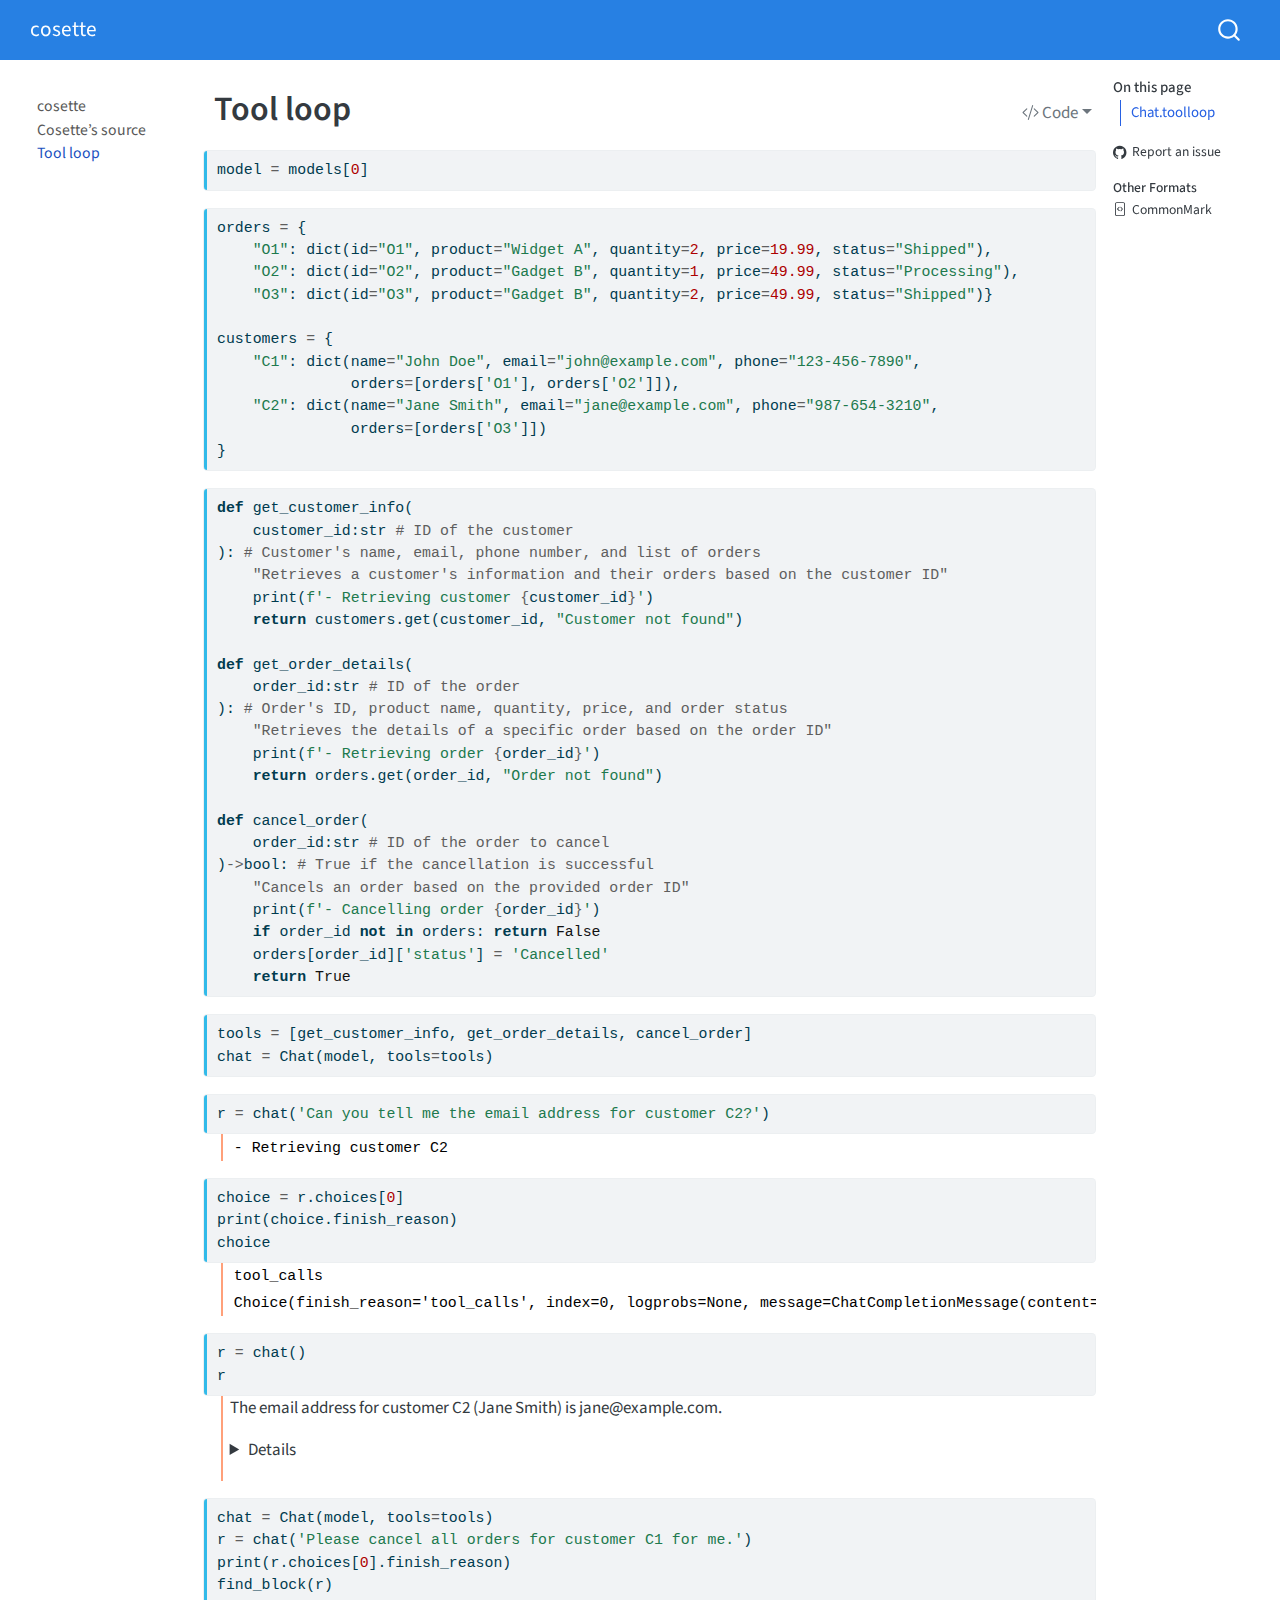
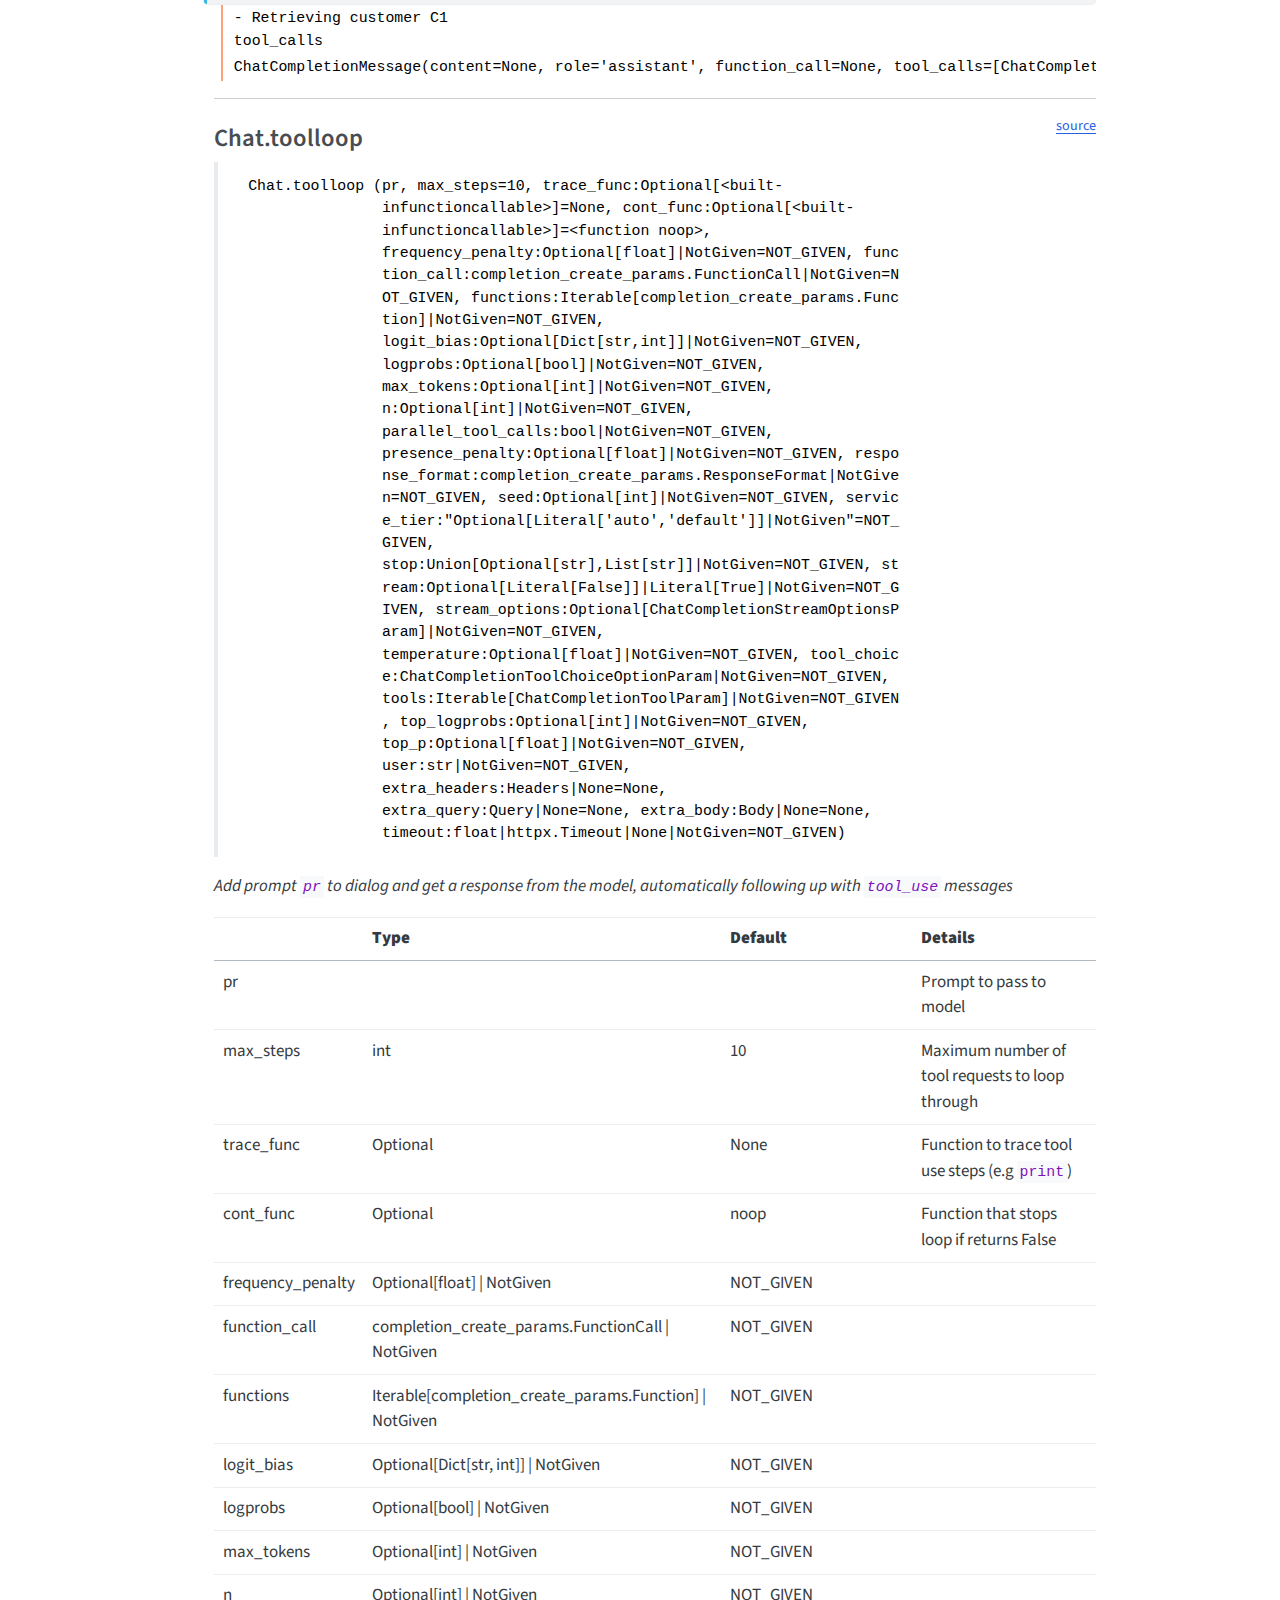
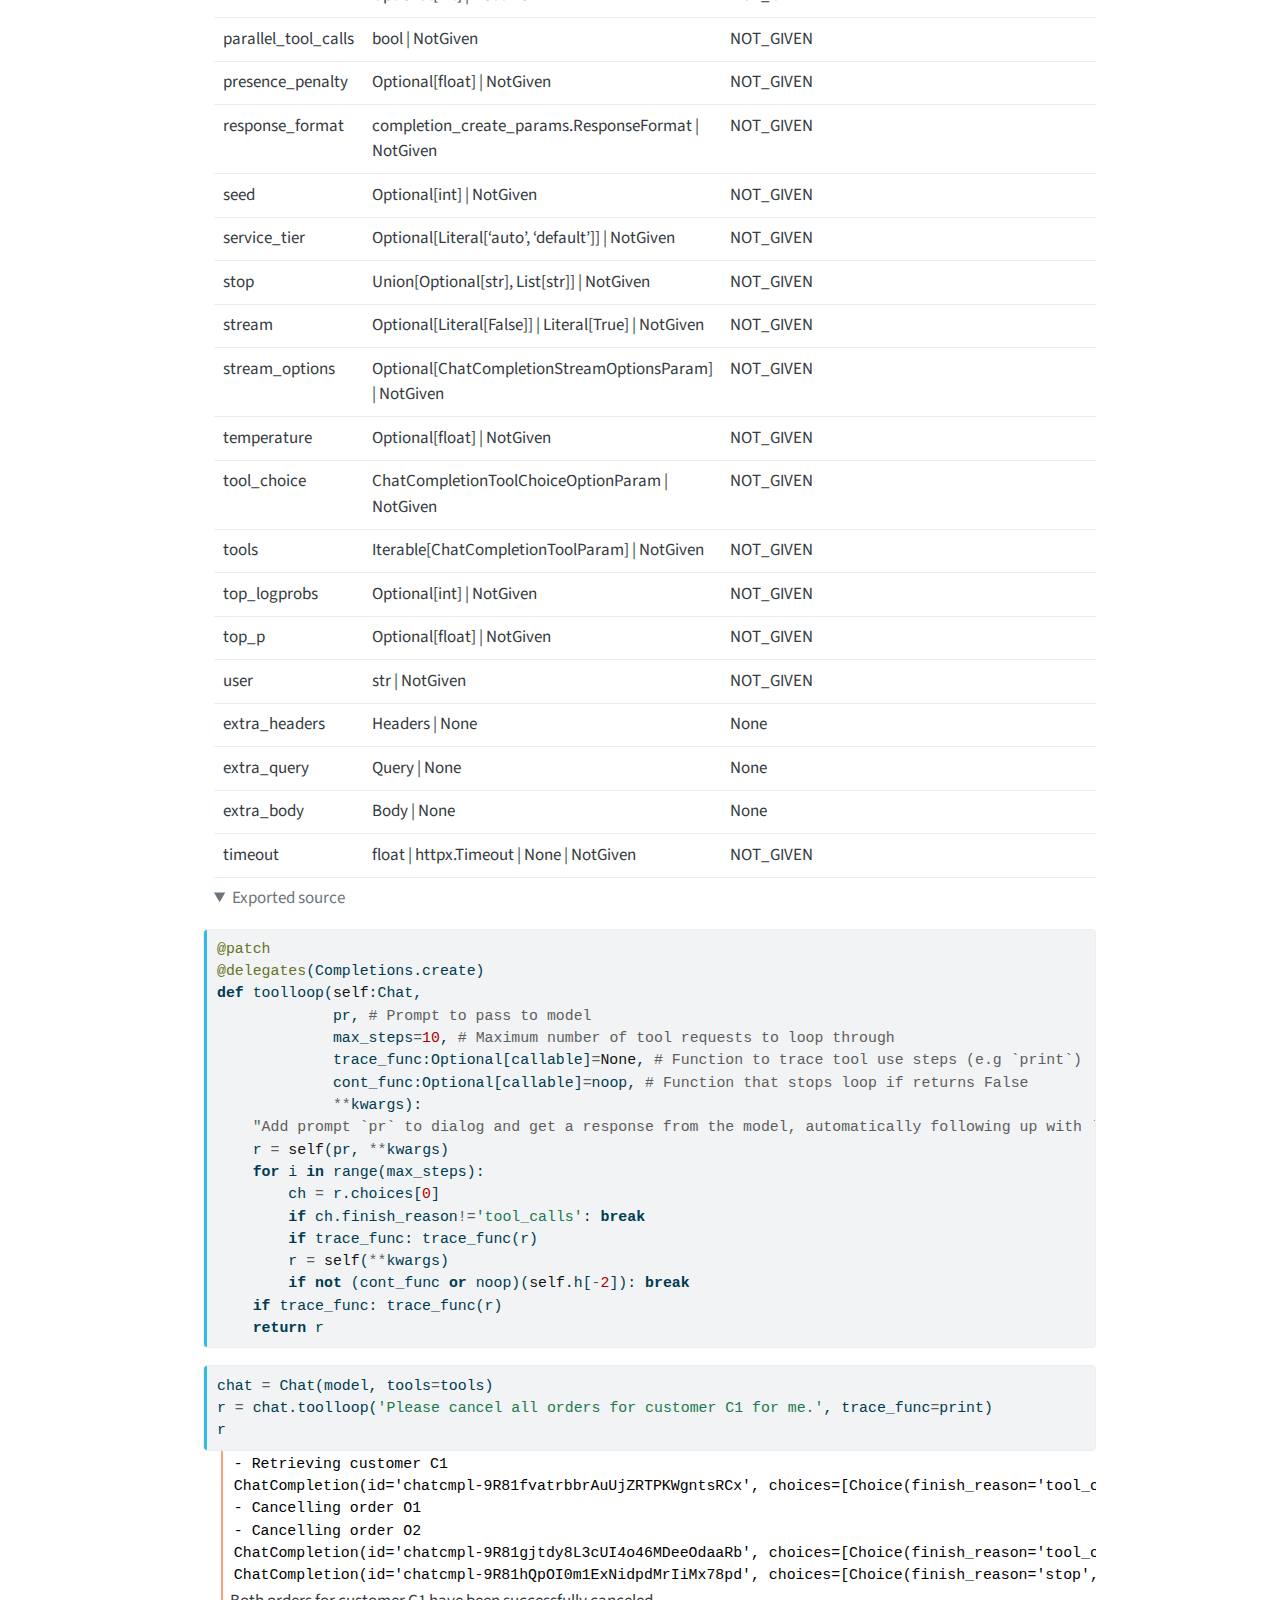
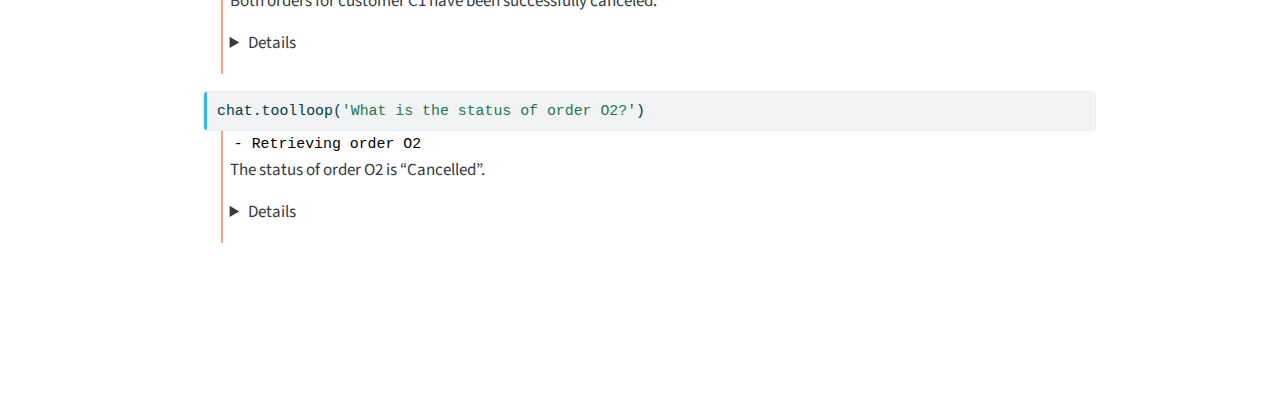
<file: toolloop.html>
<!DOCTYPE html>
<html xmlns="http://www.w3.org/1999/xhtml" lang="en" xml:lang="en"><head>

<meta charset="utf-8">
<meta name="generator" content="quarto-1.5.56">

<meta name="viewport" content="width=device-width, initial-scale=1.0, user-scalable=yes">


<title>Tool loop – cosette</title>
<style>
code{white-space: pre-wrap;}
span.smallcaps{font-variant: small-caps;}
div.columns{display: flex; gap: min(4vw, 1.5em);}
div.column{flex: auto; overflow-x: auto;}
div.hanging-indent{margin-left: 1.5em; text-indent: -1.5em;}
ul.task-list{list-style: none;}
ul.task-list li input[type="checkbox"] {
  width: 0.8em;
  margin: 0 0.8em 0.2em -1em; /* quarto-specific, see https://github.com/quarto-dev/quarto-cli/issues/4556 */ 
  vertical-align: middle;
}
/* CSS for syntax highlighting */
pre > code.sourceCode { white-space: pre; position: relative; }
pre > code.sourceCode > span { line-height: 1.25; }
pre > code.sourceCode > span:empty { height: 1.2em; }
.sourceCode { overflow: visible; }
code.sourceCode > span { color: inherit; text-decoration: inherit; }
div.sourceCode { margin: 1em 0; }
pre.sourceCode { margin: 0; }
@media screen {
div.sourceCode { overflow: auto; }
}
@media print {
pre > code.sourceCode { white-space: pre-wrap; }
pre > code.sourceCode > span { display: inline-block; text-indent: -5em; padding-left: 5em; }
}
pre.numberSource code
  { counter-reset: source-line 0; }
pre.numberSource code > span
  { position: relative; left: -4em; counter-increment: source-line; }
pre.numberSource code > span > a:first-child::before
  { content: counter(source-line);
    position: relative; left: -1em; text-align: right; vertical-align: baseline;
    border: none; display: inline-block;
    -webkit-touch-callout: none; -webkit-user-select: none;
    -khtml-user-select: none; -moz-user-select: none;
    -ms-user-select: none; user-select: none;
    padding: 0 4px; width: 4em;
  }
pre.numberSource { margin-left: 3em;  padding-left: 4px; }
div.sourceCode
  {   }
@media screen {
pre > code.sourceCode > span > a:first-child::before { text-decoration: underline; }
}
</style>


<script src="site_libs/quarto-nav/quarto-nav.js"></script>
<script src="site_libs/quarto-nav/headroom.min.js"></script>
<script src="site_libs/clipboard/clipboard.min.js"></script>
<script src="site_libs/quarto-search/autocomplete.umd.js"></script>
<script src="site_libs/quarto-search/fuse.min.js"></script>
<script src="site_libs/quarto-search/quarto-search.js"></script>
<meta name="quarto:offset" content="./">
<script src="site_libs/quarto-html/quarto.js"></script>
<script src="site_libs/quarto-html/popper.min.js"></script>
<script src="site_libs/quarto-html/tippy.umd.min.js"></script>
<script src="site_libs/quarto-html/anchor.min.js"></script>
<link href="site_libs/quarto-html/tippy.css" rel="stylesheet">
<link href="site_libs/quarto-html/quarto-syntax-highlighting.css" rel="stylesheet" id="quarto-text-highlighting-styles">
<script src="site_libs/bootstrap/bootstrap.min.js"></script>
<link href="site_libs/bootstrap/bootstrap-icons.css" rel="stylesheet">
<link href="site_libs/bootstrap/bootstrap.min.css" rel="stylesheet" id="quarto-bootstrap" data-mode="light">
<script id="quarto-search-options" type="application/json">{
  "location": "navbar",
  "copy-button": false,
  "collapse-after": 3,
  "panel-placement": "end",
  "type": "overlay",
  "limit": 50,
  "keyboard-shortcut": [
    "f",
    "/",
    "s"
  ],
  "show-item-context": false,
  "language": {
    "search-no-results-text": "No results",
    "search-matching-documents-text": "matching documents",
    "search-copy-link-title": "Copy link to search",
    "search-hide-matches-text": "Hide additional matches",
    "search-more-match-text": "more match in this document",
    "search-more-matches-text": "more matches in this document",
    "search-clear-button-title": "Clear",
    "search-text-placeholder": "",
    "search-detached-cancel-button-title": "Cancel",
    "search-submit-button-title": "Submit",
    "search-label": "Search"
  }
}</script>


<link rel="stylesheet" href="styles.css">
<meta property="og:title" content="Tool loop – cosette">
<meta property="og:description" content="Cosette is Claude’s friend">
<meta property="og:site_name" content="cosette">
<meta name="twitter:title" content="Tool loop – cosette">
<meta name="twitter:description" content="Cosette is Claude’s friend">
<meta name="twitter:card" content="summary">
</head>

<body class="nav-sidebar floating nav-fixed">

<div id="quarto-search-results"></div>
  <header id="quarto-header" class="headroom fixed-top">
    <nav class="navbar navbar-expand-lg " data-bs-theme="dark">
      <div class="navbar-container container-fluid">
      <div class="navbar-brand-container mx-auto">
    <a class="navbar-brand" href="./index.html">
    <span class="navbar-title">cosette</span>
    </a>
  </div>
        <div class="quarto-navbar-tools tools-end">
</div>
          <div id="quarto-search" class="" title="Search"></div>
      </div> <!-- /container-fluid -->
    </nav>
  <nav class="quarto-secondary-nav">
    <div class="container-fluid d-flex">
      <button type="button" class="quarto-btn-toggle btn" data-bs-toggle="collapse" role="button" data-bs-target=".quarto-sidebar-collapse-item" aria-controls="quarto-sidebar" aria-expanded="false" aria-label="Toggle sidebar navigation" onclick="if (window.quartoToggleHeadroom) { window.quartoToggleHeadroom(); }">
        <i class="bi bi-layout-text-sidebar-reverse"></i>
      </button>
        <nav class="quarto-page-breadcrumbs" aria-label="breadcrumb"><ol class="breadcrumb"><li class="breadcrumb-item"><a href="./toolloop.html">Tool loop</a></li></ol></nav>
        <a class="flex-grow-1" role="navigation" data-bs-toggle="collapse" data-bs-target=".quarto-sidebar-collapse-item" aria-controls="quarto-sidebar" aria-expanded="false" aria-label="Toggle sidebar navigation" onclick="if (window.quartoToggleHeadroom) { window.quartoToggleHeadroom(); }">      
        </a>
    </div>
  </nav>
</header>
<!-- content -->
<div id="quarto-content" class="quarto-container page-columns page-rows-contents page-layout-article page-navbar">
<!-- sidebar -->
  <nav id="quarto-sidebar" class="sidebar collapse collapse-horizontal quarto-sidebar-collapse-item sidebar-navigation floating overflow-auto">
    <div class="sidebar-menu-container"> 
    <ul class="list-unstyled mt-1">
        <li class="sidebar-item">
  <div class="sidebar-item-container"> 
  <a href="./index.html" class="sidebar-item-text sidebar-link">
 <span class="menu-text">cosette</span></a>
  </div>
</li>
        <li class="sidebar-item">
  <div class="sidebar-item-container"> 
  <a href="./core.html" class="sidebar-item-text sidebar-link">
 <span class="menu-text">Cosette’s source</span></a>
  </div>
</li>
        <li class="sidebar-item">
  <div class="sidebar-item-container"> 
  <a href="./toolloop.html" class="sidebar-item-text sidebar-link active">
 <span class="menu-text">Tool loop</span></a>
  </div>
</li>
    </ul>
    </div>
</nav>
<div id="quarto-sidebar-glass" class="quarto-sidebar-collapse-item" data-bs-toggle="collapse" data-bs-target=".quarto-sidebar-collapse-item"></div>
<!-- margin-sidebar -->
    <div id="quarto-margin-sidebar" class="sidebar margin-sidebar">
        <nav id="TOC" role="doc-toc" class="toc-active">
    <h2 id="toc-title">On this page</h2>
   
  <ul>
  <li><a href="#chat.toolloop" id="toc-chat.toolloop" class="nav-link active" data-scroll-target="#chat.toolloop">Chat.toolloop</a></li>
  </ul>
<div class="toc-actions"><ul><li><a href="https://github.com/AnswerDotAI/cosette/issues/new" class="toc-action"><i class="bi bi-github"></i>Report an issue</a></li></ul></div><div class="quarto-alternate-formats"><h2>Other Formats</h2><ul><li><a href="toolloop.html.md"><i class="bi bi-file-code"></i>CommonMark</a></li></ul></div></nav>
    </div>
<!-- main -->
<main class="content" id="quarto-document-content">

<header id="title-block-header" class="quarto-title-block default">
<div class="quarto-title">
<div class="quarto-title-block"><div><h1 class="title">Tool loop</h1><button type="button" class="btn code-tools-button dropdown-toggle" id="quarto-code-tools-menu" data-bs-toggle="dropdown" aria-expanded="false"><i class="bi"></i> Code</button><ul class="dropdown-menu dropdown-menu-end" aria-labelelledby="quarto-code-tools-menu"><li><a id="quarto-show-all-code" class="dropdown-item" href="javascript:void(0)" role="button">Show All Code</a></li><li><a id="quarto-hide-all-code" class="dropdown-item" href="javascript:void(0)" role="button">Hide All Code</a></li></ul></div></div>
</div>



<div class="quarto-title-meta">

    
  
    
  </div>
  


</header>


<!-- WARNING: THIS FILE WAS AUTOGENERATED! DO NOT EDIT! -->
<div id="f998b27f" class="cell">
<div class="sourceCode cell-code" id="cb1"><pre class="sourceCode python code-with-copy"><code class="sourceCode python"><span id="cb1-1"><a href="#cb1-1" aria-hidden="true" tabindex="-1"></a>model <span class="op">=</span> models[<span class="dv">0</span>]</span></code><button title="Copy to Clipboard" class="code-copy-button"><i class="bi"></i></button></pre></div>
</div>
<div id="207f9715" class="cell">
<div class="sourceCode cell-code" id="cb2"><pre class="sourceCode python code-with-copy"><code class="sourceCode python"><span id="cb2-1"><a href="#cb2-1" aria-hidden="true" tabindex="-1"></a>orders <span class="op">=</span> {</span>
<span id="cb2-2"><a href="#cb2-2" aria-hidden="true" tabindex="-1"></a>    <span class="st">"O1"</span>: <span class="bu">dict</span>(<span class="bu">id</span><span class="op">=</span><span class="st">"O1"</span>, product<span class="op">=</span><span class="st">"Widget A"</span>, quantity<span class="op">=</span><span class="dv">2</span>, price<span class="op">=</span><span class="fl">19.99</span>, status<span class="op">=</span><span class="st">"Shipped"</span>),</span>
<span id="cb2-3"><a href="#cb2-3" aria-hidden="true" tabindex="-1"></a>    <span class="st">"O2"</span>: <span class="bu">dict</span>(<span class="bu">id</span><span class="op">=</span><span class="st">"O2"</span>, product<span class="op">=</span><span class="st">"Gadget B"</span>, quantity<span class="op">=</span><span class="dv">1</span>, price<span class="op">=</span><span class="fl">49.99</span>, status<span class="op">=</span><span class="st">"Processing"</span>),</span>
<span id="cb2-4"><a href="#cb2-4" aria-hidden="true" tabindex="-1"></a>    <span class="st">"O3"</span>: <span class="bu">dict</span>(<span class="bu">id</span><span class="op">=</span><span class="st">"O3"</span>, product<span class="op">=</span><span class="st">"Gadget B"</span>, quantity<span class="op">=</span><span class="dv">2</span>, price<span class="op">=</span><span class="fl">49.99</span>, status<span class="op">=</span><span class="st">"Shipped"</span>)}</span>
<span id="cb2-5"><a href="#cb2-5" aria-hidden="true" tabindex="-1"></a></span>
<span id="cb2-6"><a href="#cb2-6" aria-hidden="true" tabindex="-1"></a>customers <span class="op">=</span> {</span>
<span id="cb2-7"><a href="#cb2-7" aria-hidden="true" tabindex="-1"></a>    <span class="st">"C1"</span>: <span class="bu">dict</span>(name<span class="op">=</span><span class="st">"John Doe"</span>, email<span class="op">=</span><span class="st">"john@example.com"</span>, phone<span class="op">=</span><span class="st">"123-456-7890"</span>,</span>
<span id="cb2-8"><a href="#cb2-8" aria-hidden="true" tabindex="-1"></a>               orders<span class="op">=</span>[orders[<span class="st">'O1'</span>], orders[<span class="st">'O2'</span>]]),</span>
<span id="cb2-9"><a href="#cb2-9" aria-hidden="true" tabindex="-1"></a>    <span class="st">"C2"</span>: <span class="bu">dict</span>(name<span class="op">=</span><span class="st">"Jane Smith"</span>, email<span class="op">=</span><span class="st">"jane@example.com"</span>, phone<span class="op">=</span><span class="st">"987-654-3210"</span>,</span>
<span id="cb2-10"><a href="#cb2-10" aria-hidden="true" tabindex="-1"></a>               orders<span class="op">=</span>[orders[<span class="st">'O3'</span>]])</span>
<span id="cb2-11"><a href="#cb2-11" aria-hidden="true" tabindex="-1"></a>}</span></code><button title="Copy to Clipboard" class="code-copy-button"><i class="bi"></i></button></pre></div>
</div>
<div id="2778dde0" class="cell">
<div class="sourceCode cell-code" id="cb3"><pre class="sourceCode python code-with-copy"><code class="sourceCode python"><span id="cb3-1"><a href="#cb3-1" aria-hidden="true" tabindex="-1"></a><span class="kw">def</span> get_customer_info(</span>
<span id="cb3-2"><a href="#cb3-2" aria-hidden="true" tabindex="-1"></a>    customer_id:<span class="bu">str</span> <span class="co"># ID of the customer</span></span>
<span id="cb3-3"><a href="#cb3-3" aria-hidden="true" tabindex="-1"></a>): <span class="co"># Customer's name, email, phone number, and list of orders</span></span>
<span id="cb3-4"><a href="#cb3-4" aria-hidden="true" tabindex="-1"></a>    <span class="co">"Retrieves a customer's information and their orders based on the customer ID"</span></span>
<span id="cb3-5"><a href="#cb3-5" aria-hidden="true" tabindex="-1"></a>    <span class="bu">print</span>(<span class="ss">f'- Retrieving customer </span><span class="sc">{</span>customer_id<span class="sc">}</span><span class="ss">'</span>)</span>
<span id="cb3-6"><a href="#cb3-6" aria-hidden="true" tabindex="-1"></a>    <span class="cf">return</span> customers.get(customer_id, <span class="st">"Customer not found"</span>)</span>
<span id="cb3-7"><a href="#cb3-7" aria-hidden="true" tabindex="-1"></a></span>
<span id="cb3-8"><a href="#cb3-8" aria-hidden="true" tabindex="-1"></a><span class="kw">def</span> get_order_details(</span>
<span id="cb3-9"><a href="#cb3-9" aria-hidden="true" tabindex="-1"></a>    order_id:<span class="bu">str</span> <span class="co"># ID of the order</span></span>
<span id="cb3-10"><a href="#cb3-10" aria-hidden="true" tabindex="-1"></a>): <span class="co"># Order's ID, product name, quantity, price, and order status</span></span>
<span id="cb3-11"><a href="#cb3-11" aria-hidden="true" tabindex="-1"></a>    <span class="co">"Retrieves the details of a specific order based on the order ID"</span></span>
<span id="cb3-12"><a href="#cb3-12" aria-hidden="true" tabindex="-1"></a>    <span class="bu">print</span>(<span class="ss">f'- Retrieving order </span><span class="sc">{</span>order_id<span class="sc">}</span><span class="ss">'</span>)</span>
<span id="cb3-13"><a href="#cb3-13" aria-hidden="true" tabindex="-1"></a>    <span class="cf">return</span> orders.get(order_id, <span class="st">"Order not found"</span>)</span>
<span id="cb3-14"><a href="#cb3-14" aria-hidden="true" tabindex="-1"></a></span>
<span id="cb3-15"><a href="#cb3-15" aria-hidden="true" tabindex="-1"></a><span class="kw">def</span> cancel_order(</span>
<span id="cb3-16"><a href="#cb3-16" aria-hidden="true" tabindex="-1"></a>    order_id:<span class="bu">str</span> <span class="co"># ID of the order to cancel</span></span>
<span id="cb3-17"><a href="#cb3-17" aria-hidden="true" tabindex="-1"></a>)<span class="op">-&gt;</span><span class="bu">bool</span>: <span class="co"># True if the cancellation is successful</span></span>
<span id="cb3-18"><a href="#cb3-18" aria-hidden="true" tabindex="-1"></a>    <span class="co">"Cancels an order based on the provided order ID"</span></span>
<span id="cb3-19"><a href="#cb3-19" aria-hidden="true" tabindex="-1"></a>    <span class="bu">print</span>(<span class="ss">f'- Cancelling order </span><span class="sc">{</span>order_id<span class="sc">}</span><span class="ss">'</span>)</span>
<span id="cb3-20"><a href="#cb3-20" aria-hidden="true" tabindex="-1"></a>    <span class="cf">if</span> order_id <span class="kw">not</span> <span class="kw">in</span> orders: <span class="cf">return</span> <span class="va">False</span></span>
<span id="cb3-21"><a href="#cb3-21" aria-hidden="true" tabindex="-1"></a>    orders[order_id][<span class="st">'status'</span>] <span class="op">=</span> <span class="st">'Cancelled'</span></span>
<span id="cb3-22"><a href="#cb3-22" aria-hidden="true" tabindex="-1"></a>    <span class="cf">return</span> <span class="va">True</span></span></code><button title="Copy to Clipboard" class="code-copy-button"><i class="bi"></i></button></pre></div>
</div>
<div id="a4231dff" class="cell">
<div class="sourceCode cell-code" id="cb4"><pre class="sourceCode python code-with-copy"><code class="sourceCode python"><span id="cb4-1"><a href="#cb4-1" aria-hidden="true" tabindex="-1"></a>tools <span class="op">=</span> [get_customer_info, get_order_details, cancel_order]</span>
<span id="cb4-2"><a href="#cb4-2" aria-hidden="true" tabindex="-1"></a>chat <span class="op">=</span> Chat(model, tools<span class="op">=</span>tools)</span></code><button title="Copy to Clipboard" class="code-copy-button"><i class="bi"></i></button></pre></div>
</div>
<div id="1a27c80b" class="cell">
<div class="sourceCode cell-code" id="cb5"><pre class="sourceCode python code-with-copy"><code class="sourceCode python"><span id="cb5-1"><a href="#cb5-1" aria-hidden="true" tabindex="-1"></a>r <span class="op">=</span> chat(<span class="st">'Can you tell me the email address for customer C2?'</span>)</span></code><button title="Copy to Clipboard" class="code-copy-button"><i class="bi"></i></button></pre></div>
<div class="cell-output cell-output-stdout">
<pre><code>- Retrieving customer C2</code></pre>
</div>
</div>
<div id="2d4bd040" class="cell">
<div class="sourceCode cell-code" id="cb7"><pre class="sourceCode python code-with-copy"><code class="sourceCode python"><span id="cb7-1"><a href="#cb7-1" aria-hidden="true" tabindex="-1"></a>choice <span class="op">=</span> r.choices[<span class="dv">0</span>]</span>
<span id="cb7-2"><a href="#cb7-2" aria-hidden="true" tabindex="-1"></a><span class="bu">print</span>(choice.finish_reason)</span>
<span id="cb7-3"><a href="#cb7-3" aria-hidden="true" tabindex="-1"></a>choice</span></code><button title="Copy to Clipboard" class="code-copy-button"><i class="bi"></i></button></pre></div>
<div class="cell-output cell-output-stdout">
<pre><code>tool_calls</code></pre>
</div>
<div class="cell-output cell-output-display">
<pre><code>Choice(finish_reason='tool_calls', index=0, logprobs=None, message=ChatCompletionMessage(content=None, role='assistant', function_call=None, tool_calls=[ChatCompletionMessageToolCall(id='call_BYev4ExQk899v9yjLERyDGSc', function=Function(arguments='{"customer_id":"C2"}', name='get_customer_info'), type='function')]))</code></pre>
</div>
</div>
<div id="09196e94" class="cell">
<div class="sourceCode cell-code" id="cb10"><pre class="sourceCode python code-with-copy"><code class="sourceCode python"><span id="cb10-1"><a href="#cb10-1" aria-hidden="true" tabindex="-1"></a>r <span class="op">=</span> chat()</span>
<span id="cb10-2"><a href="#cb10-2" aria-hidden="true" tabindex="-1"></a>r</span></code><button title="Copy to Clipboard" class="code-copy-button"><i class="bi"></i></button></pre></div>
<div class="cell-output cell-output-display cell-output-markdown">
<p>The email address for customer C2 (Jane Smith) is jane@example.com.</p>
<details>
<ul>
<li>id: chatcmpl-9R81d5i8pBSIRg5B7erJcF8t5BzKw</li>
<li>choices: [Choice(finish_reason=‘stop’, index=0, logprobs=None, message=ChatCompletionMessage(content=‘The email address for customer C2 (Jane Smith) is jane@example.com.’, role=‘assistant’, function_call=None, tool_calls=None))]</li>
<li>created: 1716252733</li>
<li>model: gpt-4o-2024-05-13</li>
<li>object: chat.completion</li>
<li>system_fingerprint: fp_729ea513f7</li>
<li>usage: CompletionUsage(completion_tokens=17, prompt_tokens=251, total_tokens=268)</li>
</ul>
</details>
</div>
</div>
<div id="6aa531d0" class="cell">
<div class="sourceCode cell-code" id="cb11"><pre class="sourceCode python code-with-copy"><code class="sourceCode python"><span id="cb11-1"><a href="#cb11-1" aria-hidden="true" tabindex="-1"></a>chat <span class="op">=</span> Chat(model, tools<span class="op">=</span>tools)</span>
<span id="cb11-2"><a href="#cb11-2" aria-hidden="true" tabindex="-1"></a>r <span class="op">=</span> chat(<span class="st">'Please cancel all orders for customer C1 for me.'</span>)</span>
<span id="cb11-3"><a href="#cb11-3" aria-hidden="true" tabindex="-1"></a><span class="bu">print</span>(r.choices[<span class="dv">0</span>].finish_reason)</span>
<span id="cb11-4"><a href="#cb11-4" aria-hidden="true" tabindex="-1"></a>find_block(r)</span></code><button title="Copy to Clipboard" class="code-copy-button"><i class="bi"></i></button></pre></div>
<div class="cell-output cell-output-stdout">
<pre><code>- Retrieving customer C1
tool_calls</code></pre>
</div>
<div class="cell-output cell-output-display">
<pre><code>ChatCompletionMessage(content=None, role='assistant', function_call=None, tool_calls=[ChatCompletionMessageToolCall(id='call_lENp0aVeTJ7W0q8SRgC7h5s9', function=Function(arguments='{"customer_id":"C1"}', name='get_customer_info'), type='function')])</code></pre>
</div>
</div>
<hr>
<p><a href="https://github.com/AnswerDotAI/cosette/blob/main/cosette/toolloop.py#L16" target="_blank" style="float:right; font-size:smaller">source</a></p>
<section id="chat.toolloop" class="level3">
<h3 class="anchored" data-anchor-id="chat.toolloop">Chat.toolloop</h3>
<blockquote class="blockquote">
<pre><code> Chat.toolloop (pr, max_steps=10, trace_func:Optional[&lt;built-
                infunctioncallable&gt;]=None, cont_func:Optional[&lt;built-
                infunctioncallable&gt;]=&lt;function noop&gt;,
                frequency_penalty:Optional[float]|NotGiven=NOT_GIVEN, func
                tion_call:completion_create_params.FunctionCall|NotGiven=N
                OT_GIVEN, functions:Iterable[completion_create_params.Func
                tion]|NotGiven=NOT_GIVEN,
                logit_bias:Optional[Dict[str,int]]|NotGiven=NOT_GIVEN,
                logprobs:Optional[bool]|NotGiven=NOT_GIVEN,
                max_tokens:Optional[int]|NotGiven=NOT_GIVEN,
                n:Optional[int]|NotGiven=NOT_GIVEN,
                parallel_tool_calls:bool|NotGiven=NOT_GIVEN,
                presence_penalty:Optional[float]|NotGiven=NOT_GIVEN, respo
                nse_format:completion_create_params.ResponseFormat|NotGive
                n=NOT_GIVEN, seed:Optional[int]|NotGiven=NOT_GIVEN, servic
                e_tier:"Optional[Literal['auto','default']]|NotGiven"=NOT_
                GIVEN,
                stop:Union[Optional[str],List[str]]|NotGiven=NOT_GIVEN, st
                ream:Optional[Literal[False]]|Literal[True]|NotGiven=NOT_G
                IVEN, stream_options:Optional[ChatCompletionStreamOptionsP
                aram]|NotGiven=NOT_GIVEN,
                temperature:Optional[float]|NotGiven=NOT_GIVEN, tool_choic
                e:ChatCompletionToolChoiceOptionParam|NotGiven=NOT_GIVEN, 
                tools:Iterable[ChatCompletionToolParam]|NotGiven=NOT_GIVEN
                , top_logprobs:Optional[int]|NotGiven=NOT_GIVEN,
                top_p:Optional[float]|NotGiven=NOT_GIVEN,
                user:str|NotGiven=NOT_GIVEN,
                extra_headers:Headers|None=None,
                extra_query:Query|None=None, extra_body:Body|None=None,
                timeout:float|httpx.Timeout|None|NotGiven=NOT_GIVEN)</code></pre>
</blockquote>
<p><em>Add prompt <code>pr</code> to dialog and get a response from the model, automatically following up with <code>tool_use</code> messages</em></p>
<table class="caption-top table">
<colgroup>
<col style="width: 6%">
<col style="width: 25%">
<col style="width: 34%">
<col style="width: 34%">
</colgroup>
<thead>
<tr class="header">
<th></th>
<th><strong>Type</strong></th>
<th><strong>Default</strong></th>
<th><strong>Details</strong></th>
</tr>
</thead>
<tbody>
<tr class="odd">
<td>pr</td>
<td></td>
<td></td>
<td>Prompt to pass to model</td>
</tr>
<tr class="even">
<td>max_steps</td>
<td>int</td>
<td>10</td>
<td>Maximum number of tool requests to loop through</td>
</tr>
<tr class="odd">
<td>trace_func</td>
<td>Optional</td>
<td>None</td>
<td>Function to trace tool use steps (e.g <code>print</code>)</td>
</tr>
<tr class="even">
<td>cont_func</td>
<td>Optional</td>
<td>noop</td>
<td>Function that stops loop if returns False</td>
</tr>
<tr class="odd">
<td>frequency_penalty</td>
<td>Optional[float] | NotGiven</td>
<td>NOT_GIVEN</td>
<td></td>
</tr>
<tr class="even">
<td>function_call</td>
<td>completion_create_params.FunctionCall | NotGiven</td>
<td>NOT_GIVEN</td>
<td></td>
</tr>
<tr class="odd">
<td>functions</td>
<td>Iterable[completion_create_params.Function] | NotGiven</td>
<td>NOT_GIVEN</td>
<td></td>
</tr>
<tr class="even">
<td>logit_bias</td>
<td>Optional[Dict[str, int]] | NotGiven</td>
<td>NOT_GIVEN</td>
<td></td>
</tr>
<tr class="odd">
<td>logprobs</td>
<td>Optional[bool] | NotGiven</td>
<td>NOT_GIVEN</td>
<td></td>
</tr>
<tr class="even">
<td>max_tokens</td>
<td>Optional[int] | NotGiven</td>
<td>NOT_GIVEN</td>
<td></td>
</tr>
<tr class="odd">
<td>n</td>
<td>Optional[int] | NotGiven</td>
<td>NOT_GIVEN</td>
<td></td>
</tr>
<tr class="even">
<td>parallel_tool_calls</td>
<td>bool | NotGiven</td>
<td>NOT_GIVEN</td>
<td></td>
</tr>
<tr class="odd">
<td>presence_penalty</td>
<td>Optional[float] | NotGiven</td>
<td>NOT_GIVEN</td>
<td></td>
</tr>
<tr class="even">
<td>response_format</td>
<td>completion_create_params.ResponseFormat | NotGiven</td>
<td>NOT_GIVEN</td>
<td></td>
</tr>
<tr class="odd">
<td>seed</td>
<td>Optional[int] | NotGiven</td>
<td>NOT_GIVEN</td>
<td></td>
</tr>
<tr class="even">
<td>service_tier</td>
<td>Optional[Literal[‘auto’, ‘default’]] | NotGiven</td>
<td>NOT_GIVEN</td>
<td></td>
</tr>
<tr class="odd">
<td>stop</td>
<td>Union[Optional[str], List[str]] | NotGiven</td>
<td>NOT_GIVEN</td>
<td></td>
</tr>
<tr class="even">
<td>stream</td>
<td>Optional[Literal[False]] | Literal[True] | NotGiven</td>
<td>NOT_GIVEN</td>
<td></td>
</tr>
<tr class="odd">
<td>stream_options</td>
<td>Optional[ChatCompletionStreamOptionsParam] | NotGiven</td>
<td>NOT_GIVEN</td>
<td></td>
</tr>
<tr class="even">
<td>temperature</td>
<td>Optional[float] | NotGiven</td>
<td>NOT_GIVEN</td>
<td></td>
</tr>
<tr class="odd">
<td>tool_choice</td>
<td>ChatCompletionToolChoiceOptionParam | NotGiven</td>
<td>NOT_GIVEN</td>
<td></td>
</tr>
<tr class="even">
<td>tools</td>
<td>Iterable[ChatCompletionToolParam] | NotGiven</td>
<td>NOT_GIVEN</td>
<td></td>
</tr>
<tr class="odd">
<td>top_logprobs</td>
<td>Optional[int] | NotGiven</td>
<td>NOT_GIVEN</td>
<td></td>
</tr>
<tr class="even">
<td>top_p</td>
<td>Optional[float] | NotGiven</td>
<td>NOT_GIVEN</td>
<td></td>
</tr>
<tr class="odd">
<td>user</td>
<td>str | NotGiven</td>
<td>NOT_GIVEN</td>
<td></td>
</tr>
<tr class="even">
<td>extra_headers</td>
<td>Headers | None</td>
<td>None</td>
<td></td>
</tr>
<tr class="odd">
<td>extra_query</td>
<td>Query | None</td>
<td>None</td>
<td></td>
</tr>
<tr class="even">
<td>extra_body</td>
<td>Body | None</td>
<td>None</td>
<td></td>
</tr>
<tr class="odd">
<td>timeout</td>
<td>float | httpx.Timeout | None | NotGiven</td>
<td>NOT_GIVEN</td>
<td></td>
</tr>
</tbody>
</table>
<div id="3457eeb6" class="cell">
<details open="" class="code-fold">
<summary>Exported source</summary>
<div class="sourceCode cell-code" id="cb15"><pre class="sourceCode python code-with-copy"><code class="sourceCode python"><span id="cb15-1"><a href="#cb15-1" aria-hidden="true" tabindex="-1"></a><span class="at">@patch</span></span>
<span id="cb15-2"><a href="#cb15-2" aria-hidden="true" tabindex="-1"></a><span class="at">@delegates</span>(Completions.create)</span>
<span id="cb15-3"><a href="#cb15-3" aria-hidden="true" tabindex="-1"></a><span class="kw">def</span> toolloop(<span class="va">self</span>:Chat,</span>
<span id="cb15-4"><a href="#cb15-4" aria-hidden="true" tabindex="-1"></a>             pr, <span class="co"># Prompt to pass to model</span></span>
<span id="cb15-5"><a href="#cb15-5" aria-hidden="true" tabindex="-1"></a>             max_steps<span class="op">=</span><span class="dv">10</span>, <span class="co"># Maximum number of tool requests to loop through</span></span>
<span id="cb15-6"><a href="#cb15-6" aria-hidden="true" tabindex="-1"></a>             trace_func:Optional[<span class="bu">callable</span>]<span class="op">=</span><span class="va">None</span>, <span class="co"># Function to trace tool use steps (e.g `print`)</span></span>
<span id="cb15-7"><a href="#cb15-7" aria-hidden="true" tabindex="-1"></a>             cont_func:Optional[<span class="bu">callable</span>]<span class="op">=</span>noop, <span class="co"># Function that stops loop if returns False</span></span>
<span id="cb15-8"><a href="#cb15-8" aria-hidden="true" tabindex="-1"></a>             <span class="op">**</span>kwargs):</span>
<span id="cb15-9"><a href="#cb15-9" aria-hidden="true" tabindex="-1"></a>    <span class="co">"Add prompt `pr` to dialog and get a response from the model, automatically following up with `tool_use` messages"</span></span>
<span id="cb15-10"><a href="#cb15-10" aria-hidden="true" tabindex="-1"></a>    r <span class="op">=</span> <span class="va">self</span>(pr, <span class="op">**</span>kwargs)</span>
<span id="cb15-11"><a href="#cb15-11" aria-hidden="true" tabindex="-1"></a>    <span class="cf">for</span> i <span class="kw">in</span> <span class="bu">range</span>(max_steps):</span>
<span id="cb15-12"><a href="#cb15-12" aria-hidden="true" tabindex="-1"></a>        ch <span class="op">=</span> r.choices[<span class="dv">0</span>]</span>
<span id="cb15-13"><a href="#cb15-13" aria-hidden="true" tabindex="-1"></a>        <span class="cf">if</span> ch.finish_reason<span class="op">!=</span><span class="st">'tool_calls'</span>: <span class="cf">break</span></span>
<span id="cb15-14"><a href="#cb15-14" aria-hidden="true" tabindex="-1"></a>        <span class="cf">if</span> trace_func: trace_func(r)</span>
<span id="cb15-15"><a href="#cb15-15" aria-hidden="true" tabindex="-1"></a>        r <span class="op">=</span> <span class="va">self</span>(<span class="op">**</span>kwargs)</span>
<span id="cb15-16"><a href="#cb15-16" aria-hidden="true" tabindex="-1"></a>        <span class="cf">if</span> <span class="kw">not</span> (cont_func <span class="kw">or</span> noop)(<span class="va">self</span>.h[<span class="op">-</span><span class="dv">2</span>]): <span class="cf">break</span></span>
<span id="cb15-17"><a href="#cb15-17" aria-hidden="true" tabindex="-1"></a>    <span class="cf">if</span> trace_func: trace_func(r)</span>
<span id="cb15-18"><a href="#cb15-18" aria-hidden="true" tabindex="-1"></a>    <span class="cf">return</span> r</span></code><button title="Copy to Clipboard" class="code-copy-button"><i class="bi"></i></button></pre></div>
</details>
</div>
<div id="a45d3eb0" class="cell">
<div class="sourceCode cell-code" id="cb16"><pre class="sourceCode python code-with-copy"><code class="sourceCode python"><span id="cb16-1"><a href="#cb16-1" aria-hidden="true" tabindex="-1"></a>chat <span class="op">=</span> Chat(model, tools<span class="op">=</span>tools)</span>
<span id="cb16-2"><a href="#cb16-2" aria-hidden="true" tabindex="-1"></a>r <span class="op">=</span> chat.toolloop(<span class="st">'Please cancel all orders for customer C1 for me.'</span>, trace_func<span class="op">=</span><span class="bu">print</span>)</span>
<span id="cb16-3"><a href="#cb16-3" aria-hidden="true" tabindex="-1"></a>r</span></code><button title="Copy to Clipboard" class="code-copy-button"><i class="bi"></i></button></pre></div>
<div class="cell-output cell-output-stdout">
<pre><code>- Retrieving customer C1
ChatCompletion(id='chatcmpl-9R81fvatrbbrAuUjZRTPKWgntsRCx', choices=[Choice(finish_reason='tool_calls', index=0, logprobs=None, message=ChatCompletionMessage(content=None, role='assistant', function_call=None, tool_calls=[ChatCompletionMessageToolCall(id='call_Yss1rLc1tU2wDkWPMGSGgdor', function=Function(arguments='{"customer_id":"C1"}', name='get_customer_info'), type='function')]))], created=1716252735, model='gpt-4o-2024-05-13', object='chat.completion', system_fingerprint='fp_729ea513f7', usage=In: 157; Out: 17; Total: 174)
- Cancelling order O1
- Cancelling order O2
ChatCompletion(id='chatcmpl-9R81gjtdy8L3cUI4o46MDeeOdaaRb', choices=[Choice(finish_reason='tool_calls', index=0, logprobs=None, message=ChatCompletionMessage(content=None, role='assistant', function_call=None, tool_calls=[ChatCompletionMessageToolCall(id='call_4AIzkbEYXTGNqd6uMsPLuVEB', function=Function(arguments='{"order_id": "O1"}', name='cancel_order'), type='function'), ChatCompletionMessageToolCall(id='call_Px4E3w1qEJZCIrU5ymf6qsNt', function=Function(arguments='{"order_id": "O2"}', name='cancel_order'), type='function')]))], created=1716252736, model='gpt-4o-2024-05-13', object='chat.completion', system_fingerprint='fp_729ea513f7', usage=In: 283; Out: 48; Total: 331)
ChatCompletion(id='chatcmpl-9R81hQpOI0m1ExNidpdMrIiMx78pd', choices=[Choice(finish_reason='stop', index=0, logprobs=None, message=ChatCompletionMessage(content='Both orders for customer C1 have been successfully canceled.', role='assistant', function_call=None, tool_calls=None))], created=1716252737, model='gpt-4o-2024-05-13', object='chat.completion', system_fingerprint='fp_729ea513f7', usage=In: 347; Out: 12; Total: 359)</code></pre>
</div>
<div class="cell-output cell-output-display cell-output-markdown">
<p>Both orders for customer C1 have been successfully canceled.</p>
<details>
<ul>
<li>id: chatcmpl-9R81hQpOI0m1ExNidpdMrIiMx78pd</li>
<li>choices: [Choice(finish_reason=‘stop’, index=0, logprobs=None, message=ChatCompletionMessage(content=‘Both orders for customer C1 have been successfully canceled.’, role=‘assistant’, function_call=None, tool_calls=None))]</li>
<li>created: 1716252737</li>
<li>model: gpt-4o-2024-05-13</li>
<li>object: chat.completion</li>
<li>system_fingerprint: fp_729ea513f7</li>
<li>usage: CompletionUsage(completion_tokens=12, prompt_tokens=347, total_tokens=359)</li>
</ul>
</details>
</div>
</div>
<div id="592e9084" class="cell">
<div class="sourceCode cell-code" id="cb18"><pre class="sourceCode python code-with-copy"><code class="sourceCode python"><span id="cb18-1"><a href="#cb18-1" aria-hidden="true" tabindex="-1"></a>chat.toolloop(<span class="st">'What is the status of order O2?'</span>)</span></code><button title="Copy to Clipboard" class="code-copy-button"><i class="bi"></i></button></pre></div>
<div class="cell-output cell-output-stdout">
<pre><code>- Retrieving order O2</code></pre>
</div>
<div class="cell-output cell-output-display cell-output-markdown">
<p>The status of order O2 is “Cancelled”.</p>
<details>
<ul>
<li>id: chatcmpl-9R81inXsiw5xzoux1xw5Z7bBoPsuN</li>
<li>choices: [Choice(finish_reason=‘stop’, index=0, logprobs=None, message=ChatCompletionMessage(content=‘The status of order O2 is “Cancelled”.’, role=‘assistant’, function_call=None, tool_calls=None))]</li>
<li>created: 1716252738</li>
<li>model: gpt-4o-2024-05-13</li>
<li>object: chat.completion</li>
<li>system_fingerprint: fp_729ea513f7</li>
<li>usage: CompletionUsage(completion_tokens=11, prompt_tokens=436, total_tokens=447)</li>
</ul>
</details>
</div>
</div>


</section>

</main> <!-- /main -->
<script id="quarto-html-after-body" type="application/javascript">
window.document.addEventListener("DOMContentLoaded", function (event) {
  const toggleBodyColorMode = (bsSheetEl) => {
    const mode = bsSheetEl.getAttribute("data-mode");
    const bodyEl = window.document.querySelector("body");
    if (mode === "dark") {
      bodyEl.classList.add("quarto-dark");
      bodyEl.classList.remove("quarto-light");
    } else {
      bodyEl.classList.add("quarto-light");
      bodyEl.classList.remove("quarto-dark");
    }
  }
  const toggleBodyColorPrimary = () => {
    const bsSheetEl = window.document.querySelector("link#quarto-bootstrap");
    if (bsSheetEl) {
      toggleBodyColorMode(bsSheetEl);
    }
  }
  toggleBodyColorPrimary();  
  const icon = "";
  const anchorJS = new window.AnchorJS();
  anchorJS.options = {
    placement: 'right',
    icon: icon
  };
  anchorJS.add('.anchored');
  const isCodeAnnotation = (el) => {
    for (const clz of el.classList) {
      if (clz.startsWith('code-annotation-')) {                     
        return true;
      }
    }
    return false;
  }
  const onCopySuccess = function(e) {
    // button target
    const button = e.trigger;
    // don't keep focus
    button.blur();
    // flash "checked"
    button.classList.add('code-copy-button-checked');
    var currentTitle = button.getAttribute("title");
    button.setAttribute("title", "Copied!");
    let tooltip;
    if (window.bootstrap) {
      button.setAttribute("data-bs-toggle", "tooltip");
      button.setAttribute("data-bs-placement", "left");
      button.setAttribute("data-bs-title", "Copied!");
      tooltip = new bootstrap.Tooltip(button, 
        { trigger: "manual", 
          customClass: "code-copy-button-tooltip",
          offset: [0, -8]});
      tooltip.show();    
    }
    setTimeout(function() {
      if (tooltip) {
        tooltip.hide();
        button.removeAttribute("data-bs-title");
        button.removeAttribute("data-bs-toggle");
        button.removeAttribute("data-bs-placement");
      }
      button.setAttribute("title", currentTitle);
      button.classList.remove('code-copy-button-checked');
    }, 1000);
    // clear code selection
    e.clearSelection();
  }
  const getTextToCopy = function(trigger) {
      const codeEl = trigger.previousElementSibling.cloneNode(true);
      for (const childEl of codeEl.children) {
        if (isCodeAnnotation(childEl)) {
          childEl.remove();
        }
      }
      return codeEl.innerText;
  }
  const clipboard = new window.ClipboardJS('.code-copy-button:not([data-in-quarto-modal])', {
    text: getTextToCopy
  });
  clipboard.on('success', onCopySuccess);
  if (window.document.getElementById('quarto-embedded-source-code-modal')) {
    // For code content inside modals, clipBoardJS needs to be initialized with a container option
    // TODO: Check when it could be a function (https://github.com/zenorocha/clipboard.js/issues/860)
    const clipboardModal = new window.ClipboardJS('.code-copy-button[data-in-quarto-modal]', {
      text: getTextToCopy,
      container: window.document.getElementById('quarto-embedded-source-code-modal')
    });
    clipboardModal.on('success', onCopySuccess);
  }
  const viewSource = window.document.getElementById('quarto-view-source') ||
                     window.document.getElementById('quarto-code-tools-source');
  if (viewSource) {
    const sourceUrl = viewSource.getAttribute("data-quarto-source-url");
    viewSource.addEventListener("click", function(e) {
      if (sourceUrl) {
        // rstudio viewer pane
        if (/\bcapabilities=\b/.test(window.location)) {
          window.open(sourceUrl);
        } else {
          window.location.href = sourceUrl;
        }
      } else {
        const modal = new bootstrap.Modal(document.getElementById('quarto-embedded-source-code-modal'));
        modal.show();
      }
      return false;
    });
  }
  function toggleCodeHandler(show) {
    return function(e) {
      const detailsSrc = window.document.querySelectorAll(".cell > details > .sourceCode");
      for (let i=0; i<detailsSrc.length; i++) {
        const details = detailsSrc[i].parentElement;
        if (show) {
          details.open = true;
        } else {
          details.removeAttribute("open");
        }
      }
      const cellCodeDivs = window.document.querySelectorAll(".cell > .sourceCode");
      const fromCls = show ? "hidden" : "unhidden";
      const toCls = show ? "unhidden" : "hidden";
      for (let i=0; i<cellCodeDivs.length; i++) {
        const codeDiv = cellCodeDivs[i];
        if (codeDiv.classList.contains(fromCls)) {
          codeDiv.classList.remove(fromCls);
          codeDiv.classList.add(toCls);
        } 
      }
      return false;
    }
  }
  const hideAllCode = window.document.getElementById("quarto-hide-all-code");
  if (hideAllCode) {
    hideAllCode.addEventListener("click", toggleCodeHandler(false));
  }
  const showAllCode = window.document.getElementById("quarto-show-all-code");
  if (showAllCode) {
    showAllCode.addEventListener("click", toggleCodeHandler(true));
  }
    var localhostRegex = new RegExp(/^(?:http|https):\/\/localhost\:?[0-9]*\//);
    var mailtoRegex = new RegExp(/^mailto:/);
      var filterRegex = new RegExp("https:\/\/AnswerDotAI\.github\.io\/cosette");
    var isInternal = (href) => {
        return filterRegex.test(href) || localhostRegex.test(href) || mailtoRegex.test(href);
    }
    // Inspect non-navigation links and adorn them if external
 	var links = window.document.querySelectorAll('a[href]:not(.nav-link):not(.navbar-brand):not(.toc-action):not(.sidebar-link):not(.sidebar-item-toggle):not(.pagination-link):not(.no-external):not([aria-hidden]):not(.dropdown-item):not(.quarto-navigation-tool):not(.about-link)');
    for (var i=0; i<links.length; i++) {
      const link = links[i];
      if (!isInternal(link.href)) {
        // undo the damage that might have been done by quarto-nav.js in the case of
        // links that we want to consider external
        if (link.dataset.originalHref !== undefined) {
          link.href = link.dataset.originalHref;
        }
      }
    }
  function tippyHover(el, contentFn, onTriggerFn, onUntriggerFn) {
    const config = {
      allowHTML: true,
      maxWidth: 500,
      delay: 100,
      arrow: false,
      appendTo: function(el) {
          return el.parentElement;
      },
      interactive: true,
      interactiveBorder: 10,
      theme: 'quarto',
      placement: 'bottom-start',
    };
    if (contentFn) {
      config.content = contentFn;
    }
    if (onTriggerFn) {
      config.onTrigger = onTriggerFn;
    }
    if (onUntriggerFn) {
      config.onUntrigger = onUntriggerFn;
    }
    window.tippy(el, config); 
  }
  const noterefs = window.document.querySelectorAll('a[role="doc-noteref"]');
  for (var i=0; i<noterefs.length; i++) {
    const ref = noterefs[i];
    tippyHover(ref, function() {
      // use id or data attribute instead here
      let href = ref.getAttribute('data-footnote-href') || ref.getAttribute('href');
      try { href = new URL(href).hash; } catch {}
      const id = href.replace(/^#\/?/, "");
      const note = window.document.getElementById(id);
      if (note) {
        return note.innerHTML;
      } else {
        return "";
      }
    });
  }
  const xrefs = window.document.querySelectorAll('a.quarto-xref');
  const processXRef = (id, note) => {
    // Strip column container classes
    const stripColumnClz = (el) => {
      el.classList.remove("page-full", "page-columns");
      if (el.children) {
        for (const child of el.children) {
          stripColumnClz(child);
        }
      }
    }
    stripColumnClz(note)
    if (id === null || id.startsWith('sec-')) {
      // Special case sections, only their first couple elements
      const container = document.createElement("div");
      if (note.children && note.children.length > 2) {
        container.appendChild(note.children[0].cloneNode(true));
        for (let i = 1; i < note.children.length; i++) {
          const child = note.children[i];
          if (child.tagName === "P" && child.innerText === "") {
            continue;
          } else {
            container.appendChild(child.cloneNode(true));
            break;
          }
        }
        if (window.Quarto?.typesetMath) {
          window.Quarto.typesetMath(container);
        }
        return container.innerHTML
      } else {
        if (window.Quarto?.typesetMath) {
          window.Quarto.typesetMath(note);
        }
        return note.innerHTML;
      }
    } else {
      // Remove any anchor links if they are present
      const anchorLink = note.querySelector('a.anchorjs-link');
      if (anchorLink) {
        anchorLink.remove();
      }
      if (window.Quarto?.typesetMath) {
        window.Quarto.typesetMath(note);
      }
      // TODO in 1.5, we should make sure this works without a callout special case
      if (note.classList.contains("callout")) {
        return note.outerHTML;
      } else {
        return note.innerHTML;
      }
    }
  }
  for (var i=0; i<xrefs.length; i++) {
    const xref = xrefs[i];
    tippyHover(xref, undefined, function(instance) {
      instance.disable();
      let url = xref.getAttribute('href');
      let hash = undefined; 
      if (url.startsWith('#')) {
        hash = url;
      } else {
        try { hash = new URL(url).hash; } catch {}
      }
      if (hash) {
        const id = hash.replace(/^#\/?/, "");
        const note = window.document.getElementById(id);
        if (note !== null) {
          try {
            const html = processXRef(id, note.cloneNode(true));
            instance.setContent(html);
          } finally {
            instance.enable();
            instance.show();
          }
        } else {
          // See if we can fetch this
          fetch(url.split('#')[0])
          .then(res => res.text())
          .then(html => {
            const parser = new DOMParser();
            const htmlDoc = parser.parseFromString(html, "text/html");
            const note = htmlDoc.getElementById(id);
            if (note !== null) {
              const html = processXRef(id, note);
              instance.setContent(html);
            } 
          }).finally(() => {
            instance.enable();
            instance.show();
          });
        }
      } else {
        // See if we can fetch a full url (with no hash to target)
        // This is a special case and we should probably do some content thinning / targeting
        fetch(url)
        .then(res => res.text())
        .then(html => {
          const parser = new DOMParser();
          const htmlDoc = parser.parseFromString(html, "text/html");
          const note = htmlDoc.querySelector('main.content');
          if (note !== null) {
            // This should only happen for chapter cross references
            // (since there is no id in the URL)
            // remove the first header
            if (note.children.length > 0 && note.children[0].tagName === "HEADER") {
              note.children[0].remove();
            }
            const html = processXRef(null, note);
            instance.setContent(html);
          } 
        }).finally(() => {
          instance.enable();
          instance.show();
        });
      }
    }, function(instance) {
    });
  }
      let selectedAnnoteEl;
      const selectorForAnnotation = ( cell, annotation) => {
        let cellAttr = 'data-code-cell="' + cell + '"';
        let lineAttr = 'data-code-annotation="' +  annotation + '"';
        const selector = 'span[' + cellAttr + '][' + lineAttr + ']';
        return selector;
      }
      const selectCodeLines = (annoteEl) => {
        const doc = window.document;
        const targetCell = annoteEl.getAttribute("data-target-cell");
        const targetAnnotation = annoteEl.getAttribute("data-target-annotation");
        const annoteSpan = window.document.querySelector(selectorForAnnotation(targetCell, targetAnnotation));
        const lines = annoteSpan.getAttribute("data-code-lines").split(",");
        const lineIds = lines.map((line) => {
          return targetCell + "-" + line;
        })
        let top = null;
        let height = null;
        let parent = null;
        if (lineIds.length > 0) {
            //compute the position of the single el (top and bottom and make a div)
            const el = window.document.getElementById(lineIds[0]);
            top = el.offsetTop;
            height = el.offsetHeight;
            parent = el.parentElement.parentElement;
          if (lineIds.length > 1) {
            const lastEl = window.document.getElementById(lineIds[lineIds.length - 1]);
            const bottom = lastEl.offsetTop + lastEl.offsetHeight;
            height = bottom - top;
          }
          if (top !== null && height !== null && parent !== null) {
            // cook up a div (if necessary) and position it 
            let div = window.document.getElementById("code-annotation-line-highlight");
            if (div === null) {
              div = window.document.createElement("div");
              div.setAttribute("id", "code-annotation-line-highlight");
              div.style.position = 'absolute';
              parent.appendChild(div);
            }
            div.style.top = top - 2 + "px";
            div.style.height = height + 4 + "px";
            div.style.left = 0;
            let gutterDiv = window.document.getElementById("code-annotation-line-highlight-gutter");
            if (gutterDiv === null) {
              gutterDiv = window.document.createElement("div");
              gutterDiv.setAttribute("id", "code-annotation-line-highlight-gutter");
              gutterDiv.style.position = 'absolute';
              const codeCell = window.document.getElementById(targetCell);
              const gutter = codeCell.querySelector('.code-annotation-gutter');
              gutter.appendChild(gutterDiv);
            }
            gutterDiv.style.top = top - 2 + "px";
            gutterDiv.style.height = height + 4 + "px";
          }
          selectedAnnoteEl = annoteEl;
        }
      };
      const unselectCodeLines = () => {
        const elementsIds = ["code-annotation-line-highlight", "code-annotation-line-highlight-gutter"];
        elementsIds.forEach((elId) => {
          const div = window.document.getElementById(elId);
          if (div) {
            div.remove();
          }
        });
        selectedAnnoteEl = undefined;
      };
        // Handle positioning of the toggle
    window.addEventListener(
      "resize",
      throttle(() => {
        elRect = undefined;
        if (selectedAnnoteEl) {
          selectCodeLines(selectedAnnoteEl);
        }
      }, 10)
    );
    function throttle(fn, ms) {
    let throttle = false;
    let timer;
      return (...args) => {
        if(!throttle) { // first call gets through
            fn.apply(this, args);
            throttle = true;
        } else { // all the others get throttled
            if(timer) clearTimeout(timer); // cancel #2
            timer = setTimeout(() => {
              fn.apply(this, args);
              timer = throttle = false;
            }, ms);
        }
      };
    }
      // Attach click handler to the DT
      const annoteDls = window.document.querySelectorAll('dt[data-target-cell]');
      for (const annoteDlNode of annoteDls) {
        annoteDlNode.addEventListener('click', (event) => {
          const clickedEl = event.target;
          if (clickedEl !== selectedAnnoteEl) {
            unselectCodeLines();
            const activeEl = window.document.querySelector('dt[data-target-cell].code-annotation-active');
            if (activeEl) {
              activeEl.classList.remove('code-annotation-active');
            }
            selectCodeLines(clickedEl);
            clickedEl.classList.add('code-annotation-active');
          } else {
            // Unselect the line
            unselectCodeLines();
            clickedEl.classList.remove('code-annotation-active');
          }
        });
      }
  const findCites = (el) => {
    const parentEl = el.parentElement;
    if (parentEl) {
      const cites = parentEl.dataset.cites;
      if (cites) {
        return {
          el,
          cites: cites.split(' ')
        };
      } else {
        return findCites(el.parentElement)
      }
    } else {
      return undefined;
    }
  };
  var bibliorefs = window.document.querySelectorAll('a[role="doc-biblioref"]');
  for (var i=0; i<bibliorefs.length; i++) {
    const ref = bibliorefs[i];
    const citeInfo = findCites(ref);
    if (citeInfo) {
      tippyHover(citeInfo.el, function() {
        var popup = window.document.createElement('div');
        citeInfo.cites.forEach(function(cite) {
          var citeDiv = window.document.createElement('div');
          citeDiv.classList.add('hanging-indent');
          citeDiv.classList.add('csl-entry');
          var biblioDiv = window.document.getElementById('ref-' + cite);
          if (biblioDiv) {
            citeDiv.innerHTML = biblioDiv.innerHTML;
          }
          popup.appendChild(citeDiv);
        });
        return popup.innerHTML;
      });
    }
  }
});
</script>
</div> <!-- /content -->




<footer class="footer"><div class="nav-footer"><div class="nav-footer-center"><div class="toc-actions d-sm-block d-md-none"><ul><li><a href="https://github.com/AnswerDotAI/cosette/issues/new" class="toc-action"><i class="bi bi-github"></i>Report an issue</a></li></ul></div></div></div></footer></body></html>
</file>
<file: site_libs/quarto-html/tippy.css>
.tippy-box[data-animation=fade][data-state=hidden]{opacity:0}[data-tippy-root]{max-width:calc(100vw - 10px)}.tippy-box{position:relative;background-color:#333;color:#fff;border-radius:4px;font-size:14px;line-height:1.4;white-space:normal;outline:0;transition-property:transform,visibility,opacity}.tippy-box[data-placement^=top]>.tippy-arrow{bottom:0}.tippy-box[data-placement^=top]>.tippy-arrow:before{bottom:-7px;left:0;border-width:8px 8px 0;border-top-color:initial;transform-origin:center top}.tippy-box[data-placement^=bottom]>.tippy-arrow{top:0}.tippy-box[data-placement^=bottom]>.tippy-arrow:before{top:-7px;left:0;border-width:0 8px 8px;border-bottom-color:initial;transform-origin:center bottom}.tippy-box[data-placement^=left]>.tippy-arrow{right:0}.tippy-box[data-placement^=left]>.tippy-arrow:before{border-width:8px 0 8px 8px;border-left-color:initial;right:-7px;transform-origin:center left}.tippy-box[data-placement^=right]>.tippy-arrow{left:0}.tippy-box[data-placement^=right]>.tippy-arrow:before{left:-7px;border-width:8px 8px 8px 0;border-right-color:initial;transform-origin:center right}.tippy-box[data-inertia][data-state=visible]{transition-timing-function:cubic-bezier(.54,1.5,.38,1.11)}.tippy-arrow{width:16px;height:16px;color:#333}.tippy-arrow:before{content:"";position:absolute;border-color:transparent;border-style:solid}.tippy-content{position:relative;padding:5px 9px;z-index:1}
</file>
<file: site_libs/quarto-html/quarto-syntax-highlighting.css>
/* quarto syntax highlight colors */
:root {
  --quarto-hl-ot-color: #003B4F;
  --quarto-hl-at-color: #657422;
  --quarto-hl-ss-color: #20794D;
  --quarto-hl-an-color: #5E5E5E;
  --quarto-hl-fu-color: #4758AB;
  --quarto-hl-st-color: #20794D;
  --quarto-hl-cf-color: #003B4F;
  --quarto-hl-op-color: #5E5E5E;
  --quarto-hl-er-color: #AD0000;
  --quarto-hl-bn-color: #AD0000;
  --quarto-hl-al-color: #AD0000;
  --quarto-hl-va-color: #111111;
  --quarto-hl-bu-color: inherit;
  --quarto-hl-ex-color: inherit;
  --quarto-hl-pp-color: #AD0000;
  --quarto-hl-in-color: #5E5E5E;
  --quarto-hl-vs-color: #20794D;
  --quarto-hl-wa-color: #5E5E5E;
  --quarto-hl-do-color: #5E5E5E;
  --quarto-hl-im-color: #00769E;
  --quarto-hl-ch-color: #20794D;
  --quarto-hl-dt-color: #AD0000;
  --quarto-hl-fl-color: #AD0000;
  --quarto-hl-co-color: #5E5E5E;
  --quarto-hl-cv-color: #5E5E5E;
  --quarto-hl-cn-color: #8f5902;
  --quarto-hl-sc-color: #5E5E5E;
  --quarto-hl-dv-color: #AD0000;
  --quarto-hl-kw-color: #003B4F;
}

/* other quarto variables */
:root {
  --quarto-font-monospace: SFMono-Regular, Menlo, Monaco, Consolas, "Liberation Mono", "Courier New", monospace;
}

pre > code.sourceCode > span {
  color: #003B4F;
}

code span {
  color: #003B4F;
}

code.sourceCode > span {
  color: #003B4F;
}

div.sourceCode,
div.sourceCode pre.sourceCode {
  color: #003B4F;
}

code span.ot {
  color: #003B4F;
  font-style: inherit;
}

code span.at {
  color: #657422;
  font-style: inherit;
}

code span.ss {
  color: #20794D;
  font-style: inherit;
}

code span.an {
  color: #5E5E5E;
  font-style: inherit;
}

code span.fu {
  color: #4758AB;
  font-style: inherit;
}

code span.st {
  color: #20794D;
  font-style: inherit;
}

code span.cf {
  color: #003B4F;
  font-weight: bold;
  font-style: inherit;
}

code span.op {
  color: #5E5E5E;
  font-style: inherit;
}

code span.er {
  color: #AD0000;
  font-style: inherit;
}

code span.bn {
  color: #AD0000;
  font-style: inherit;
}

code span.al {
  color: #AD0000;
  font-style: inherit;
}

code span.va {
  color: #111111;
  font-style: inherit;
}

code span.bu {
  font-style: inherit;
}

code span.ex {
  font-style: inherit;
}

code span.pp {
  color: #AD0000;
  font-style: inherit;
}

code span.in {
  color: #5E5E5E;
  font-style: inherit;
}

code span.vs {
  color: #20794D;
  font-style: inherit;
}

code span.wa {
  color: #5E5E5E;
  font-style: italic;
}

code span.do {
  color: #5E5E5E;
  font-style: italic;
}

code span.im {
  color: #00769E;
  font-style: inherit;
}

code span.ch {
  color: #20794D;
  font-style: inherit;
}

code span.dt {
  color: #AD0000;
  font-style: inherit;
}

code span.fl {
  color: #AD0000;
  font-style: inherit;
}

code span.co {
  color: #5E5E5E;
  font-style: inherit;
}

code span.cv {
  color: #5E5E5E;
  font-style: italic;
}

code span.cn {
  color: #8f5902;
  font-style: inherit;
}

code span.sc {
  color: #5E5E5E;
  font-style: inherit;
}

code span.dv {
  color: #AD0000;
  font-style: inherit;
}

code span.kw {
  color: #003B4F;
  font-weight: bold;
  font-style: inherit;
}

.prevent-inlining {
  content: "</";
}

/*# sourceMappingURL=debc5d5d77c3f9108843748ff7464032.css.map */
</file>
<file: styles.css>
.cell {
  margin-bottom: 1rem;
}

.cell > .sourceCode {
  margin-bottom: 0;
}

.cell-output > pre {
  margin-bottom: 0;
}

.cell-output:not(.cell-output-markdown) > pre,
.cell-output:not(.cell-output-markdown) > .sourceCode > pre,
.cell-output-stdout > pre,
.cell-output-markdown {
  margin-left: 0.4rem;
  padding-left: 0.4rem;
  margin-top: 0;
  background: none;
  border-left: 2px solid lightsalmon;
  border-top-left-radius: 0;
  border-top-right-radius: 0;
}

.cell-output > .sourceCode {
  border: none;
}

.cell-output > .sourceCode {
  background: none;
  margin-top: 0;
}

div.description {
  padding-left: 2px;
  padding-top: 5px;
  font-style: italic;
  font-size: 135%;
  opacity: 70%;
}
</file>
